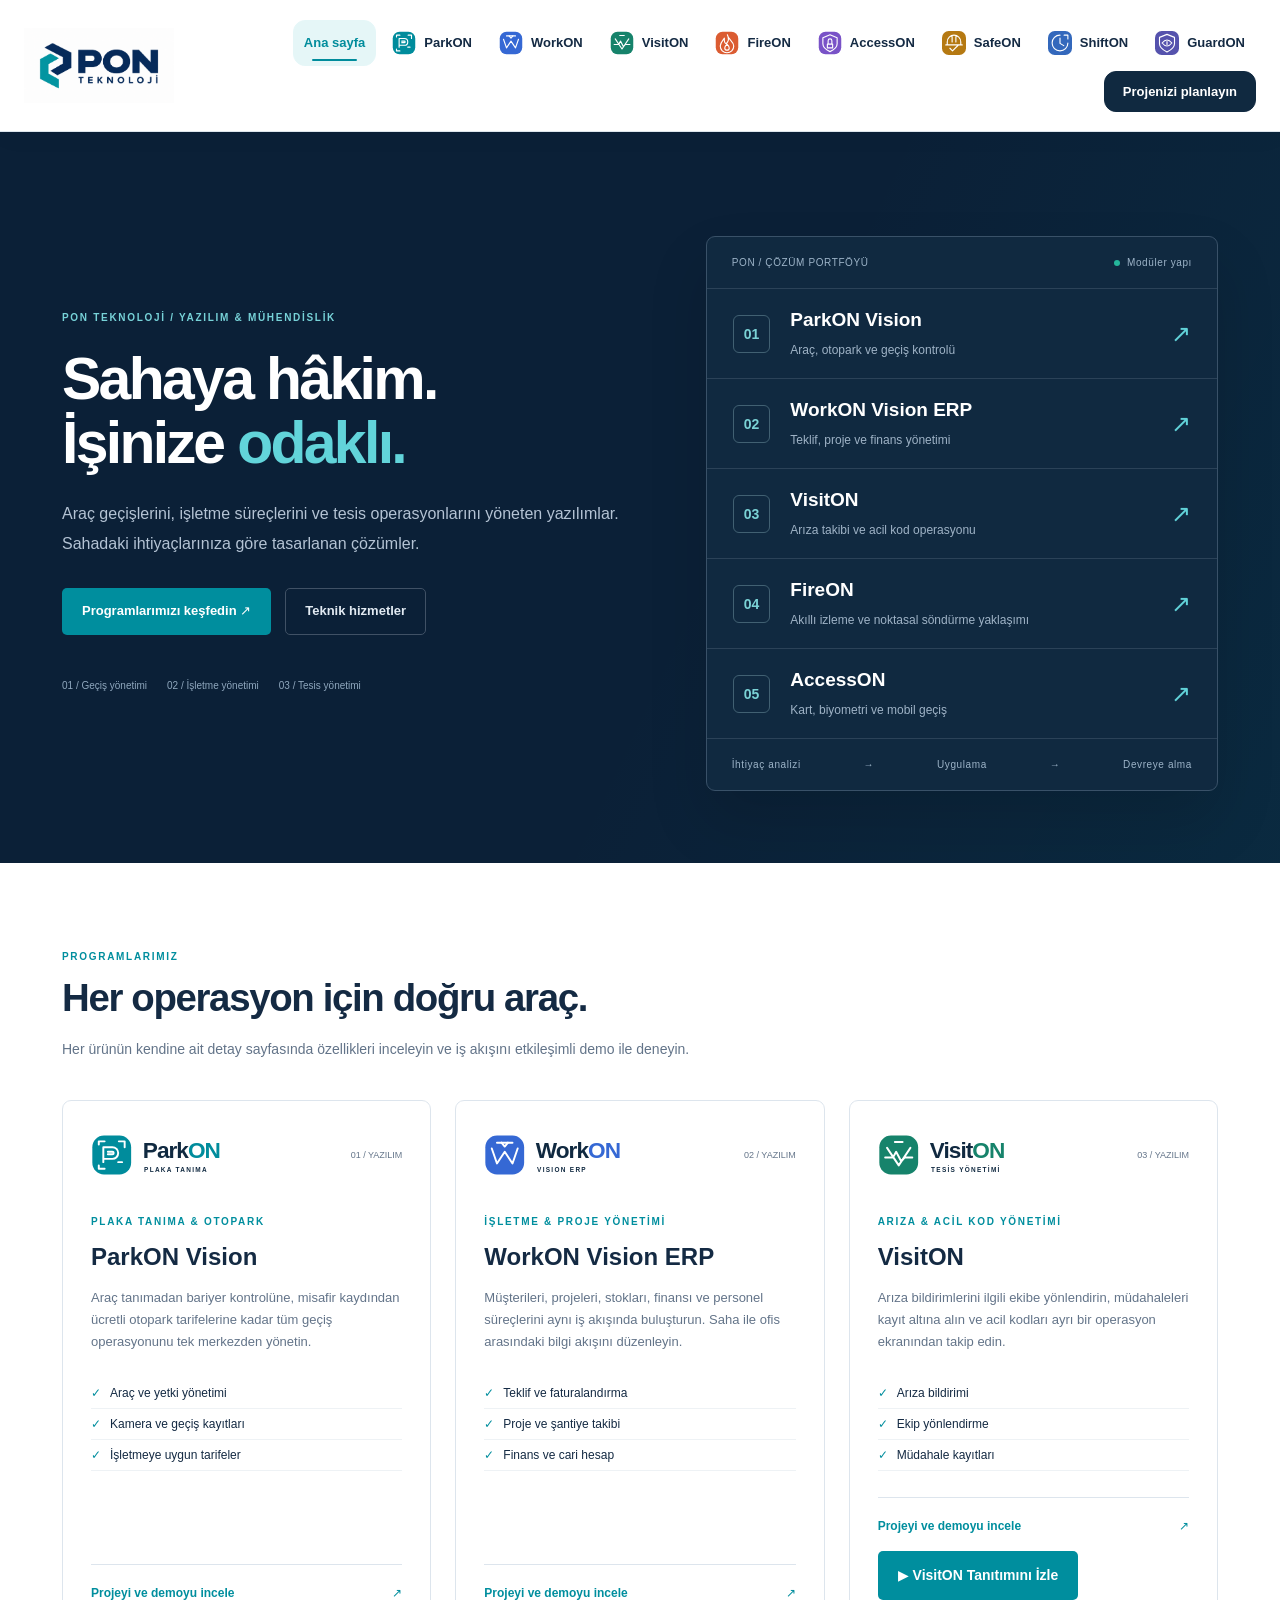
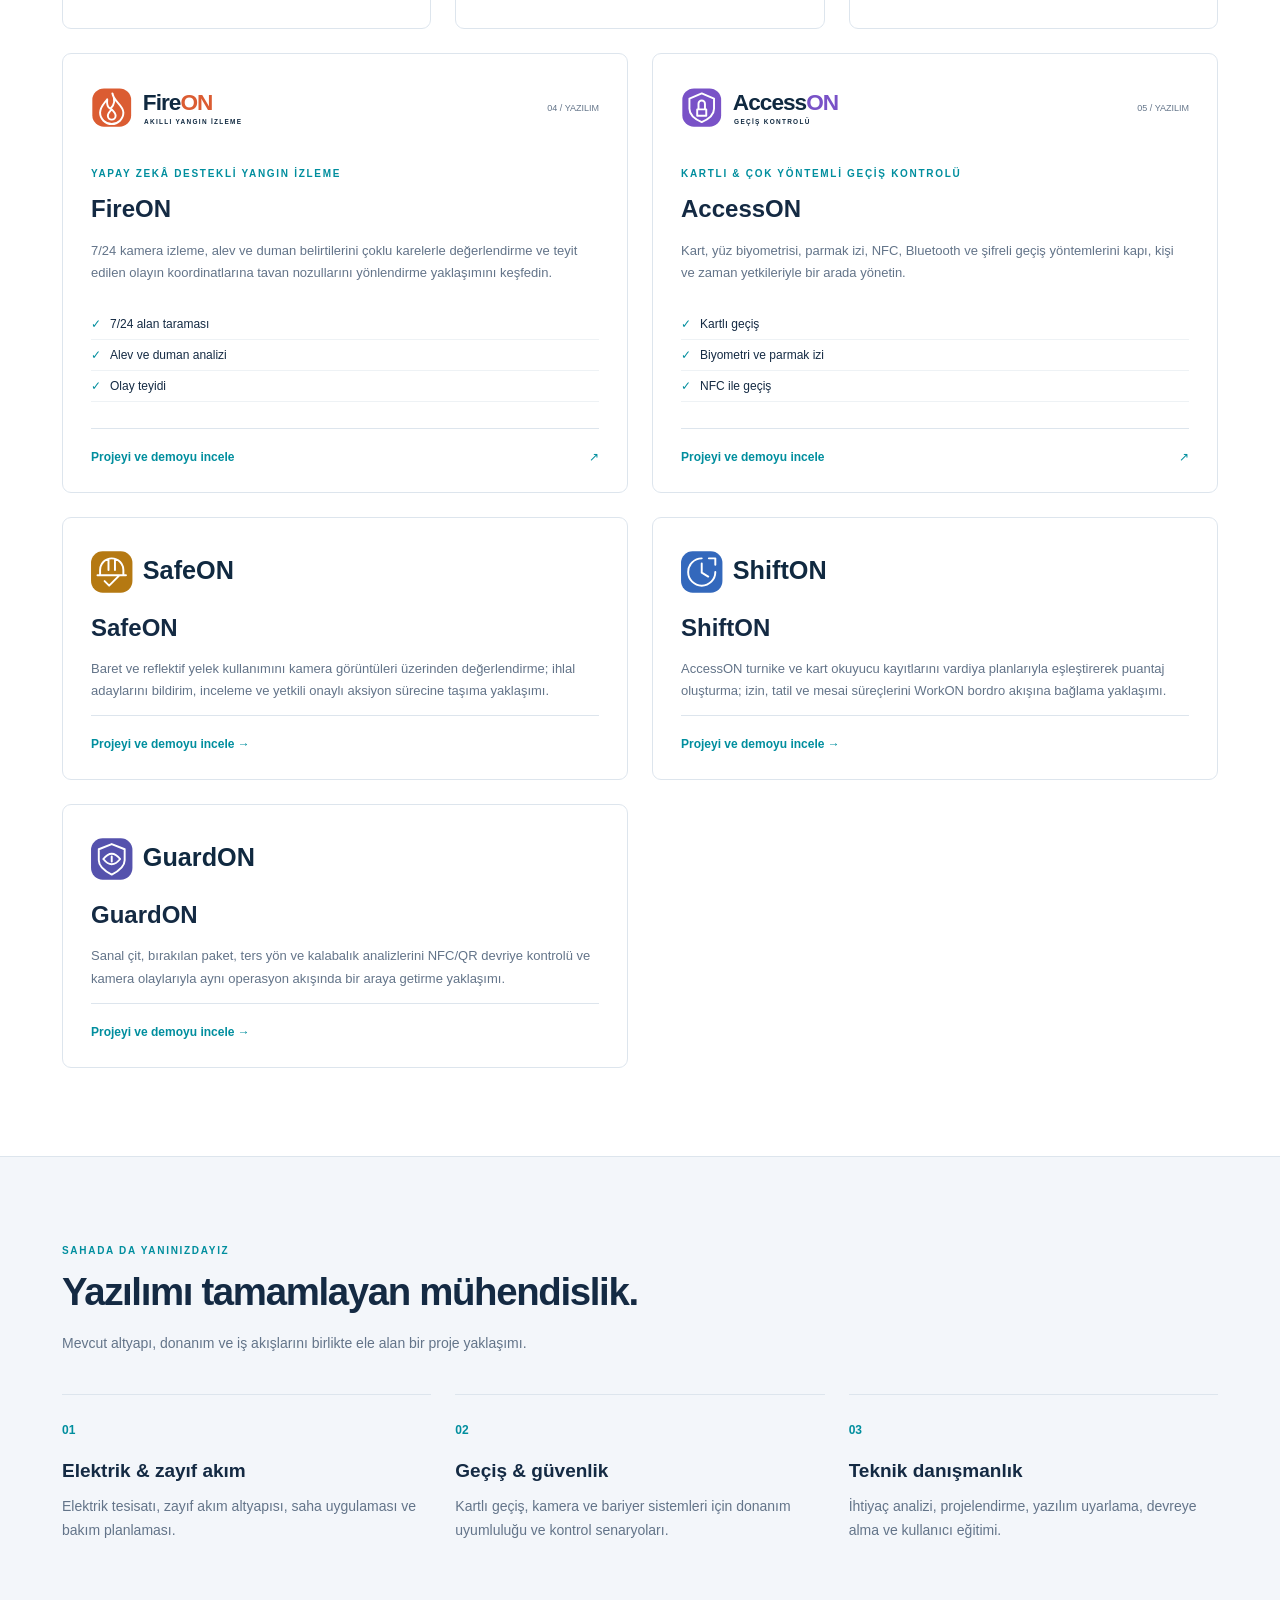
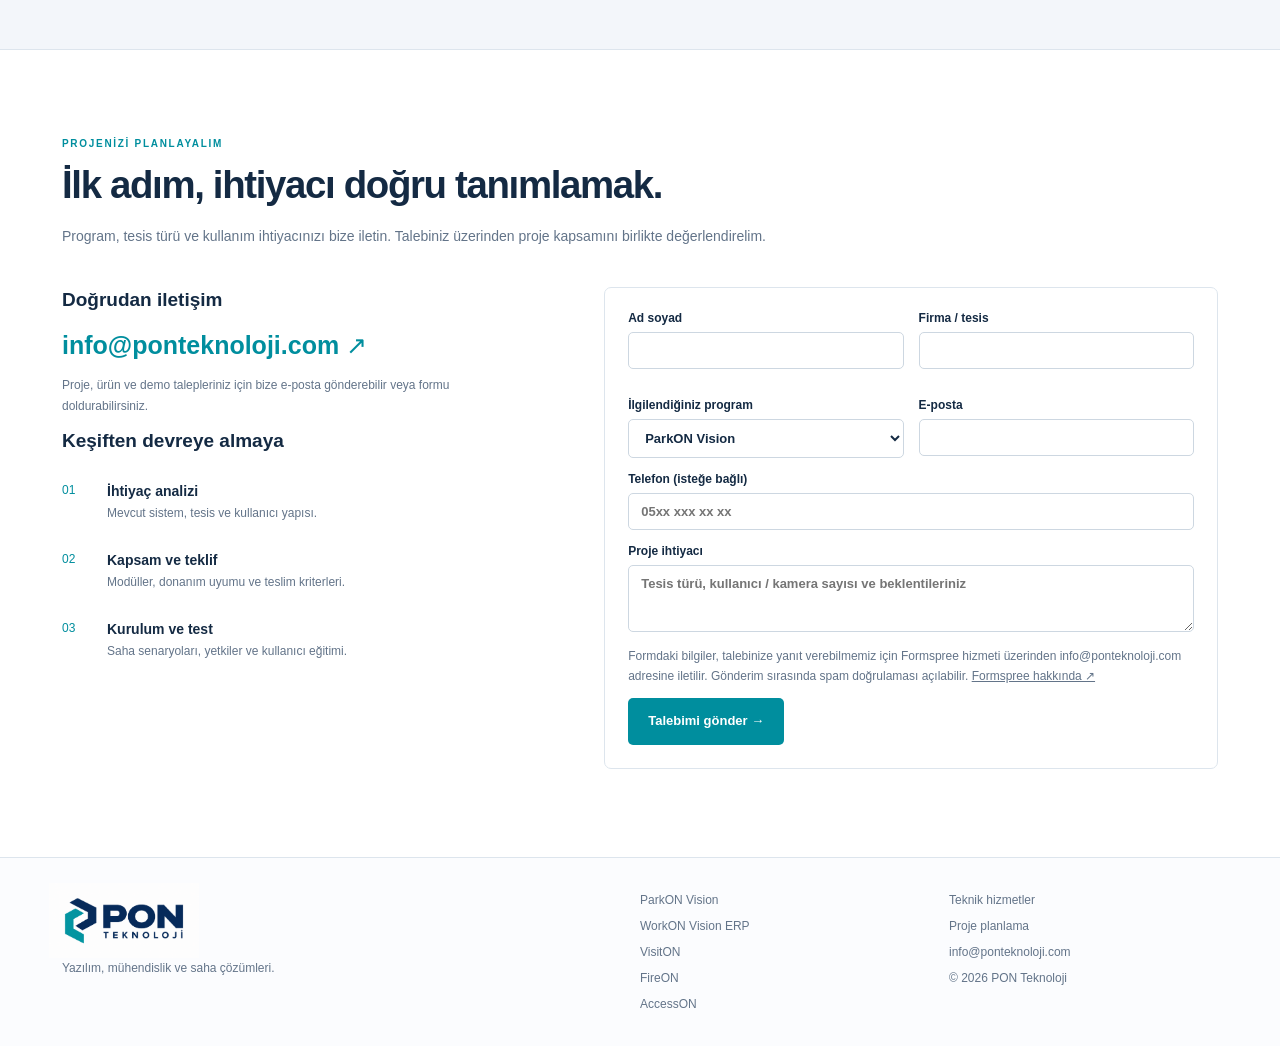
<file: index.html>
<!doctype html><html lang="tr"><head><meta charset="utf-8"><meta name="viewport" content="width=device-width,initial-scale=1"><title>Yazılım ve saha çözümleri | PON Teknoloji</title><meta name="description" content="PON Teknoloji: ParkON, WorkON ERP, VisitON, FireON ve AccessON ile saha ve işletme çözümleri."><meta name="theme-color" content="#0b2037"><link rel="icon" href="assets/pon-teknoloji-logo.png"><link rel="stylesheet" href="assets/site.css?v=10"><script src="assets/site.js?v=10" defer></script><link rel="stylesheet" href="assets/brand.css?v=10"></head><body data-page="index"><a class="skip" href="#main">İçeriğe geç</a><header class="site-header"><div class="nav-wrap"><a class="brand" href="index.html?v=10" aria-label="PON Teknoloji ana sayfa"><img src="assets/pon-teknoloji-logo.png" alt="PON Teknoloji" width="177" height="88"></a><button class="menu-toggle" aria-expanded="false" aria-controls="site-nav">Menü ☰</button><nav id="site-nav" aria-label="Ana menü"><a class="nav-link nav-product" href="index.html?v=10" aria-current="page">Ana sayfa</a><a class="nav-link nav-product" href="parkon.html?v=10"><img src="[data-uri]" alt="" width="24" height="24">ParkON</a><a class="nav-link nav-product" href="workon.html?v=10"><img src="[data-uri]" alt="" width="24" height="24">WorkON</a><a class="nav-link nav-product" href="visiton.html?v=10"><img src="[data-uri]" alt="" width="24" height="24">VisitON</a><a class="nav-link nav-product" href="fireon.html?v=10"><img src="[data-uri]" alt="" width="24" height="24">FireON</a><a class="nav-link nav-product" href="accesson.html?v=10"><img src="[data-uri]" alt="" width="24" height="24">AccessON</a><a class="nav-link nav-product" href="safeon.html?v=10"><img src="[data-uri]" alt="" width="24" height="24">SafeON</a><a class="nav-link nav-product" href="shifton.html?v=10"><img src="[data-uri]" alt="" width="24" height="24">ShiftON</a><a class="nav-link nav-product" href="guardon.html?v=10"><img src="[data-uri]" alt="" width="24" height="24">GuardON</a><a class="nav-cta" href="index.html?v=10#iletisim">Projenizi planlayın</a></nav></div></header><main id="main"><section class="home-hero"><div class="wrap hero-grid"><div><span class="eyebrow">PON TEKNOLOJİ / YAZILIM & MÜHENDİSLİK</span><h1>Sahaya hâkim.<br>İşinize <em>odaklı.</em></h1><p class="lead">Araç geçişlerini, işletme süreçlerini ve tesis operasyonlarını yöneten yazılımlar. Sahadaki ihtiyaçlarınıza göre tasarlanan çözümler.</p><div class="actions"><a class="button primary" href="#programlar">Programlarımızı keşfedin ↗</a><a class="button ghost" href="#hizmetler">Teknik hizmetler</a></div><div class="hero-meta"><span>01 / Geçiş yönetimi</span><span>02 / İşletme yönetimi</span><span>03 / Tesis yönetimi</span></div></div><div class="ecosystem"><div class="eco-top"><span>PON / ÇÖZÜM PORTFÖYÜ</span><span class="dot">Modüler yapı</span></div><a href="parkon.html?v=10" class="eco-row"><b class="eco-number">01</b><div><h3>ParkON Vision</h3><p>Araç, otopark ve geçiş kontrolü</p></div><span>↗</span></a><a href="workon.html?v=10" class="eco-row"><b class="eco-number">02</b><div><h3>WorkON Vision ERP</h3><p>Teklif, proje ve finans yönetimi</p></div><span>↗</span></a><a href="visiton.html?v=10" class="eco-row"><b class="eco-number">03</b><div><h3>VisitON</h3><p>Arıza takibi ve acil kod operasyonu</p></div><span>↗</span></a><a href="fireon.html?v=10" class="eco-row"><b class="eco-number">04</b><div><h3>FireON</h3><p>Akıllı izleme ve noktasal söndürme yaklaşımı</p></div><span>↗</span></a><a href="accesson.html?v=10" class="eco-row"><b class="eco-number">05</b><div><h3>AccessON</h3><p>Kart, biyometri ve mobil geçiş</p></div><span>↗</span></a><div class="eco-bottom"><span>İhtiyaç analizi</span><span>→</span><span>Uygulama</span><span>→</span><span>Devreye alma</span></div></div></div></section><section id="programlar" class="wrap section"><div class="section-title"><span class="eyebrow">PROGRAMLARIMIZ</span><h2>Her operasyon için doğru araç.</h2><p>Her ürünün kendine ait detay sayfasında özellikleri inceleyin ve iş akışını etkileşimli demo ile deneyin.</p></div><div class="product-grid"><article class="product-card cyan"><div class="card-top"><img class="product-logo-card" src="[data-uri]" alt="ParkON" width="220" height="52"><span>01 / YAZILIM</span></div><span class="eyebrow">PLAKA TANIMA & OTOPARK</span><h3>ParkON Vision</h3><p>Araç tanımadan bariyer kontrolüne, misafir kaydından ücretli otopark tarifelerine kadar tüm geçiş operasyonunu tek merkezden yönetin.</p><ul><li>Araç ve yetki yönetimi</li><li>Kamera ve geçiş kayıtları</li><li>İşletmeye uygun tarifeler</li></ul><a class="card-link" href="parkon.html?v=10">Projeyi ve demoyu incele <span>↗</span></a></article><article class="product-card blue"><div class="card-top"><img class="product-logo-card" src="[data-uri]" alt="WorkON" width="220" height="52"><span>02 / YAZILIM</span></div><span class="eyebrow">İŞLETME & PROJE YÖNETİMİ</span><h3>WorkON Vision ERP</h3><p>Müşterileri, projeleri, stokları, finansı ve personel süreçlerini aynı iş akışında buluşturun. Saha ile ofis arasındaki bilgi akışını düzenleyin.</p><ul><li>Teklif ve faturalandırma</li><li>Proje ve şantiye takibi</li><li>Finans ve cari hesap</li></ul><a class="card-link" href="workon.html?v=10">Projeyi ve demoyu incele <span>↗</span></a></article><article class="product-card green"><div class="card-top"><img class="product-logo-card" src="[data-uri]" alt="VisitON" width="220" height="52"><span>03 / YAZILIM</span></div><span class="eyebrow">ARIZA & ACİL KOD YÖNETİMİ</span><h3>VisitON</h3><p>Arıza bildirimlerini ilgili ekibe yönlendirin, müdahaleleri kayıt altına alın ve acil kodları ayrı bir operasyon ekranından takip edin.</p><ul><li>Arıza bildirimi</li><li>Ekip yönlendirme</li><li>Müdahale kayıtları</li></ul><a class="card-link" href="visiton.html?v=10">Projeyi ve demoyu incele <span>↗</span></a><a class="button primary visiton-watch" href="visiton.html?v=10#tanitim">▶ VisitON Tanıtımını İzle</a></article><article class="product-card fire"><div class="card-top"><img class="product-logo-card" src="[data-uri]" alt="FireON" width="220" height="52"><span>04 / YAZILIM</span></div><span class="eyebrow">YAPAY ZEKÂ DESTEKLİ YANGIN İZLEME</span><h3>FireON</h3><p>7/24 kamera izleme, alev ve duman belirtilerini çoklu karelerle değerlendirme ve teyit edilen olayın koordinatlarına tavan nozullarını yönlendirme yaklaşımını keşfedin.</p><ul><li>7/24 alan taraması</li><li>Alev ve duman analizi</li><li>Olay teyidi</li></ul><a class="card-link" href="fireon.html?v=10">Projeyi ve demoyu incele <span>↗</span></a></article><article class="product-card access"><div class="card-top"><img class="product-logo-card" src="[data-uri]" alt="AccessON" width="220" height="52"><span>05 / YAZILIM</span></div><span class="eyebrow">KARTLI & ÇOK YÖNTEMLİ GEÇİŞ KONTROLÜ</span><h3>AccessON</h3><p>Kart, yüz biyometrisi, parmak izi, NFC, Bluetooth ve şifreli geçiş yöntemlerini kapı, kişi ve zaman yetkileriyle bir arada yönetin.</p><ul><li>Kartlı geçiş</li><li>Biyometri ve parmak izi</li><li>NFC ile geçiş</li></ul><a class="card-link" href="accesson.html?v=10">Projeyi ve demoyu incele <span>↗</span></a></article><article class="product-card"><img class="product-logo-card" src="[data-uri]" alt="SafeON"><h3>SafeON</h3><p>Baret ve reflektif yelek kullanımını kamera görüntüleri üzerinden değerlendirme; ihlal adaylarını bildirim, inceleme ve yetkili onaylı aksiyon sürecine taşıma yaklaşımı.</p><a class="card-link" href="safeon.html?v=10">Projeyi ve demoyu incele →</a></article><article class="product-card"><img class="product-logo-card" src="[data-uri]" alt="ShiftON"><h3>ShiftON</h3><p>AccessON turnike ve kart okuyucu kayıtlarını vardiya planlarıyla eşleştirerek puantaj oluşturma; izin, tatil ve mesai süreçlerini WorkON bordro akışına bağlama yaklaşımı.</p><a class="card-link" href="shifton.html?v=10">Projeyi ve demoyu incele →</a></article><article class="product-card"><img class="product-logo-card" src="[data-uri]" alt="GuardON"><h3>GuardON</h3><p>Sanal çit, bırakılan paket, ters yön ve kalabalık analizlerini NFC/QR devriye kontrolü ve kamera olaylarıyla aynı operasyon akışında bir araya getirme yaklaşımı.</p><a class="card-link" href="guardon.html?v=10">Projeyi ve demoyu incele →</a></article></div></section><section class="service-band" id="hizmetler"><div class="wrap section"><div class="section-title"><span class="eyebrow">SAHADA DA YANINIZDAYIZ</span><h2>Yazılımı tamamlayan mühendislik.</h2><p>Mevcut altyapı, donanım ve iş akışlarını birlikte ele alan bir proje yaklaşımı.</p></div><div class="feature-grid"><article class="feature"><span class="index">01</span><h3>Elektrik & zayıf akım</h3><p>Elektrik tesisatı, zayıf akım altyapısı, saha uygulaması ve bakım planlaması.</p></article><article class="feature"><span class="index">02</span><h3>Geçiş & güvenlik</h3><p>Kartlı geçiş, kamera ve bariyer sistemleri için donanım uyumluluğu ve kontrol senaryoları.</p></article><article class="feature"><span class="index">03</span><h3>Teknik danışmanlık</h3><p>İhtiyaç analizi, projelendirme, yazılım uyarlama, devreye alma ve kullanıcı eğitimi.</p></article></div></div></section><section class="wrap section" id="iletisim"><div class="section-title"><span class="eyebrow">PROJENİZİ PLANLAYALIM</span><h2>İlk adım, ihtiyacı doğru tanımlamak.</h2><p>Program, tesis türü ve kullanım ihtiyacınızı bize iletin. Talebiniz üzerinden proje kapsamını birlikte değerlendirelim.</p></div><div class="contact-grid"><div><h3>Doğrudan iletişim</h3><a class="contact-email" href="mailto:info@ponteknoloji.com">info@ponteknoloji.com ↗</a><p class="muted small">Proje, ürün ve demo talepleriniz için bize e-posta gönderebilir veya formu doldurabilirsiniz.</p><h3>Keşiften devreye almaya</h3><ol class="process"><li><b>İhtiyaç analizi</b><span>Mevcut sistem, tesis ve kullanıcı yapısı.</span></li><li><b>Kapsam ve teklif</b><span>Modüller, donanım uyumu ve teslim kriterleri.</span></li><li><b>Kurulum ve test</b><span>Saha senaryoları, yetkiler ve kullanıcı eğitimi.</span></li></ol></div><form id="brief-form" class="panel" action="https://formspree.io/f/xdeejvyw" method="POST"><div class="fields"><label>Ad soyad<input name="Ad Soyad" required maxlength="100" autocomplete="name"></label><label>Firma / tesis<input name="Firma / Tesis" required maxlength="120" autocomplete="organization"></label><label>İlgilendiğiniz program<select name="Program"><option>ParkON Vision</option><option>WorkON Vision ERP</option><option>VisitON</option><option>FireON</option><option>AccessON</option><option>SafeON</option><option>ShiftON</option><option>GuardON</option><option>Teknik hizmetler</option></select></label><label>E-posta<input name="email" type="email" required autocomplete="email"></label></div><label>Telefon (isteğe bağlı)<input name="Telefon" type="tel" maxlength="30" autocomplete="tel" placeholder="05xx xxx xx xx"></label><label>Proje ihtiyacı<textarea name="Proje İhtiyacı" rows="3" required maxlength="2000" placeholder="Tesis türü, kullanıcı / kamera sayısı ve beklentileriniz"></textarea></label><p class="muted small">Formdaki bilgiler, talebinize yanıt verebilmemiz için Formspree hizmeti üzerinden info@ponteknoloji.com adresine iletilir. Gönderim sırasında spam doğrulaması açılabilir. <a href="https://formspree.io/" target="_blank" rel="noopener noreferrer">Formspree hakkında ↗</a></p><button class="button primary" type="submit">Talebimi gönder →</button></form></div></section></main><footer><div class="wrap foot"><div><img src="assets/pon-teknoloji-logo.png" alt="PON Teknoloji" width="150" height="75"><p>Yazılım, mühendislik ve saha çözümleri.</p></div><div><a href="parkon.html?v=10">ParkON Vision</a><a href="workon.html?v=10">WorkON Vision ERP</a><a href="visiton.html?v=10">VisitON</a><a href="fireon.html?v=10">FireON</a><a href="accesson.html?v=10">AccessON</a></div><div><a href="index.html?v=10#hizmetler">Teknik hizmetler</a><a href="index.html?v=10#iletisim">Proje planlama</a><a href="mailto:info@ponteknoloji.com">info@ponteknoloji.com</a><span>© 2026 PON Teknoloji</span></div></div></footer><div id="toast" role="status" class="toast" hidden></div></body></html>
</file>
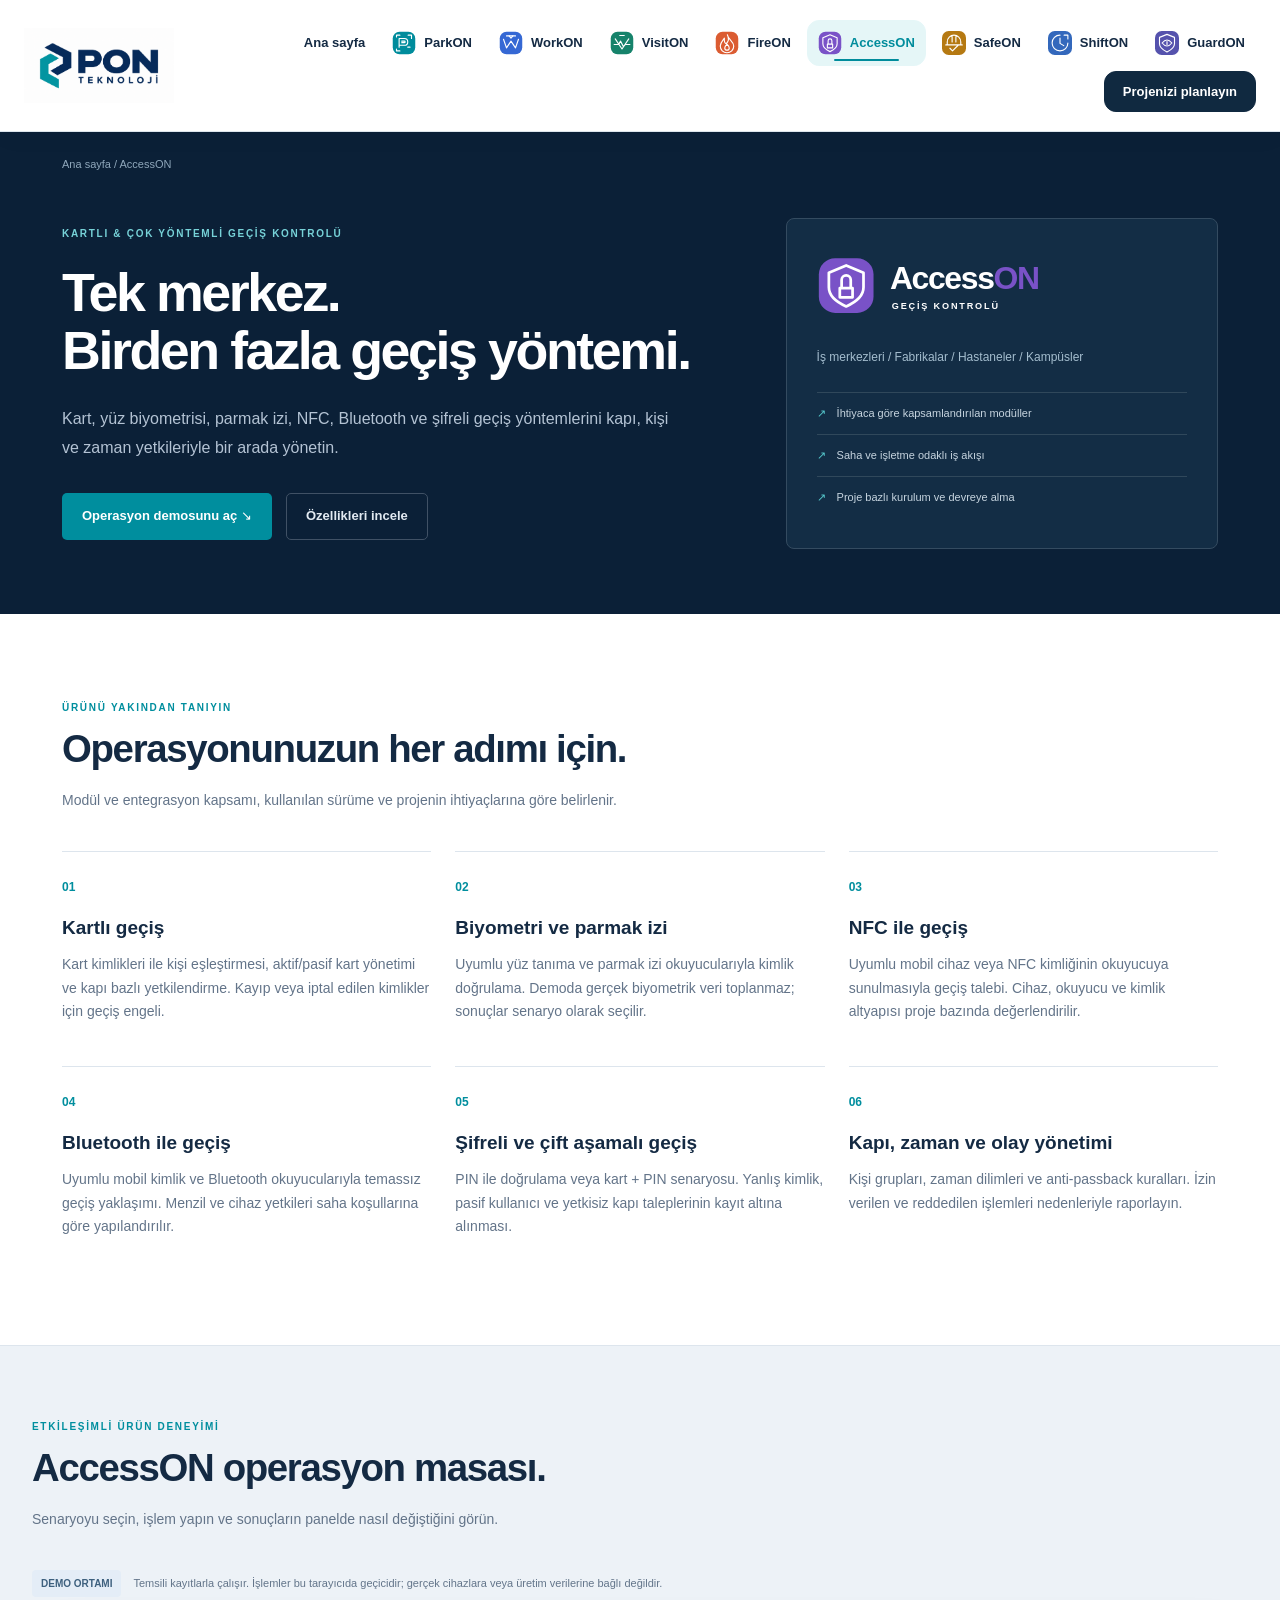
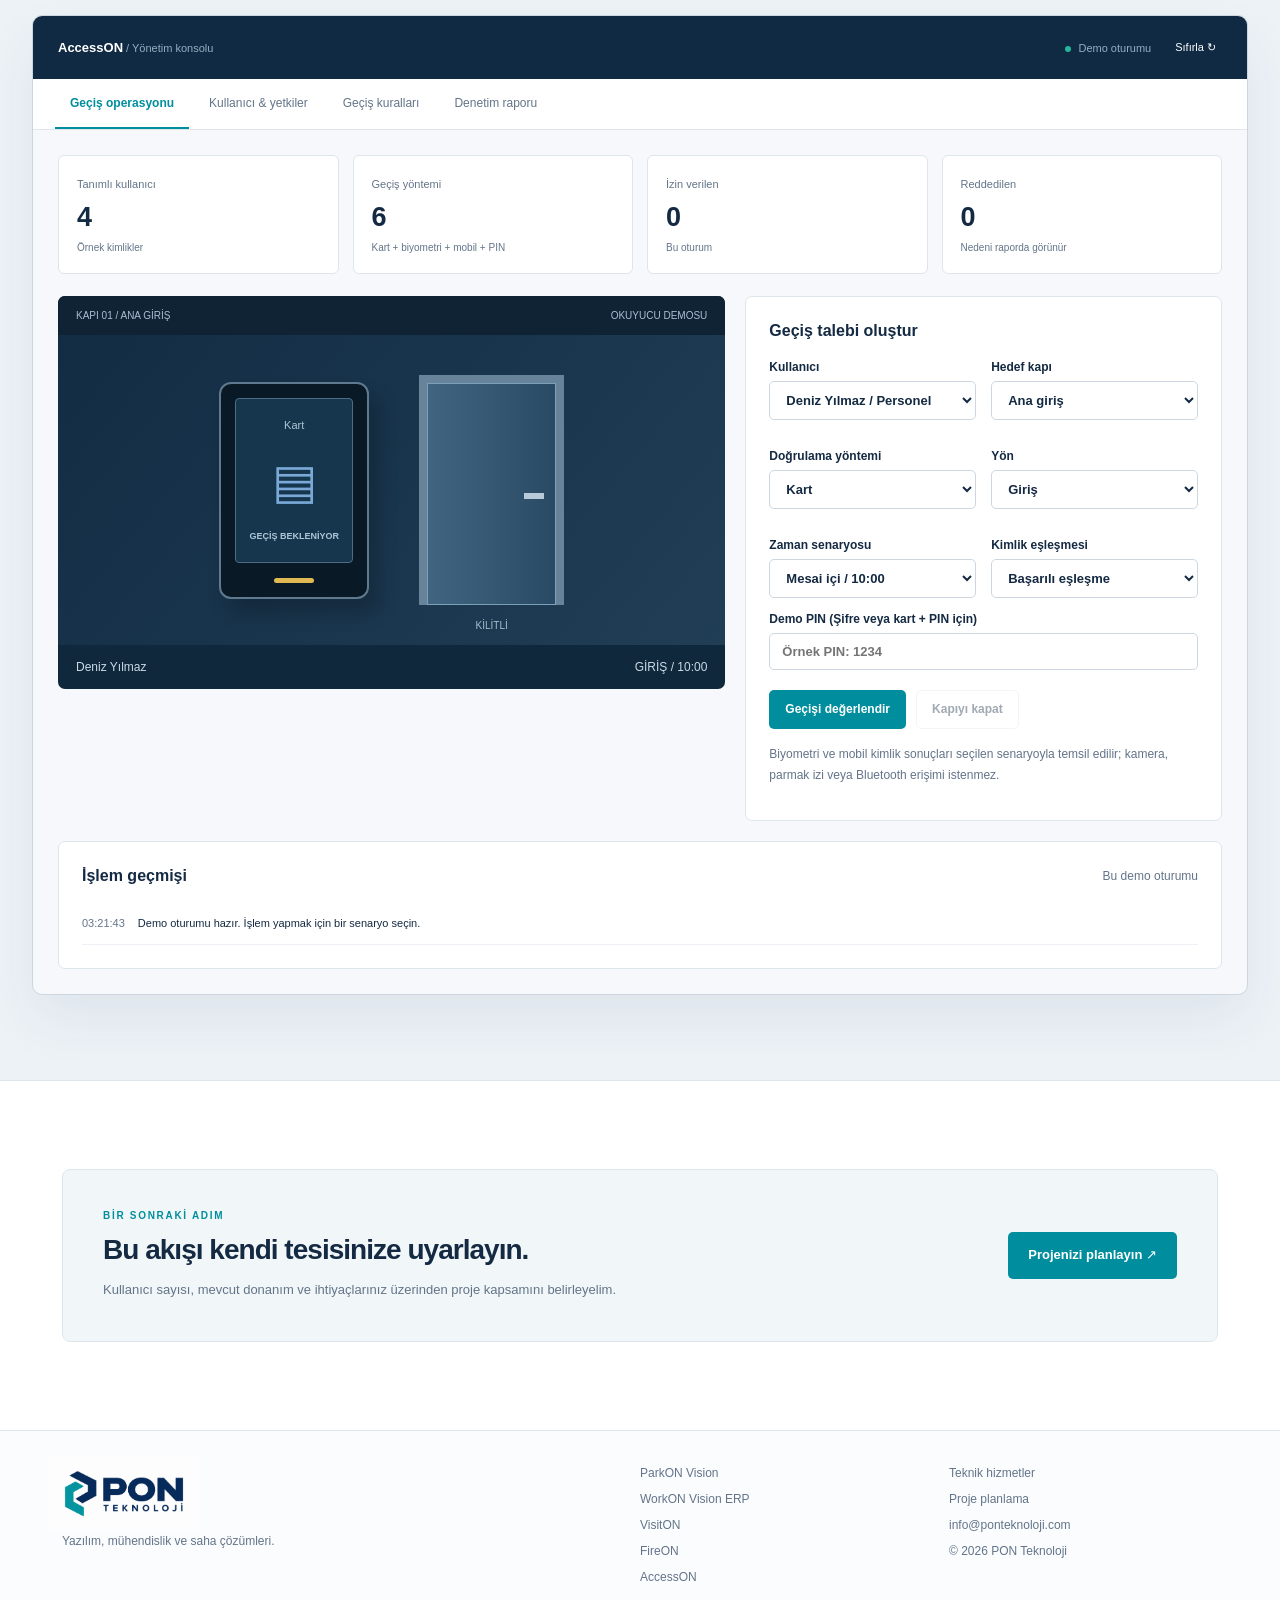
<file: accesson.html>
<!doctype html><html lang="tr"><head><meta charset="utf-8"><meta name="viewport" content="width=device-width,initial-scale=1"><title>AccessON | PON Teknoloji</title><meta name="description" content="Kart, yüz biyometrisi, parmak izi, NFC, Bluetooth ve şifreli geçiş yöntemlerini kapı, kişi ve zaman yetkileriyle bir arada yönetin."><meta name="theme-color" content="#0b2037"><link rel="icon" href="assets/pon-teknoloji-logo.png"><link rel="stylesheet" href="assets/site.css?v=10"><script src="assets/site.js?v=10" defer></script><link rel="stylesheet" href="assets/brand.css?v=10"></head><body data-page="accesson"><a class="skip" href="#main">İçeriğe geç</a><header class="site-header"><div class="nav-wrap"><a class="brand" href="index.html?v=10" aria-label="PON Teknoloji ana sayfa"><img src="assets/pon-teknoloji-logo.png" alt="PON Teknoloji" width="177" height="88"></a><button class="menu-toggle" aria-expanded="false" aria-controls="site-nav">Menü ☰</button><nav id="site-nav" aria-label="Ana menü"><a class="nav-link nav-product" href="index.html?v=10">Ana sayfa</a><a class="nav-link nav-product" href="parkon.html?v=10"><img src="[data-uri]" alt="" width="24" height="24">ParkON</a><a class="nav-link nav-product" href="workon.html?v=10"><img src="[data-uri]" alt="" width="24" height="24">WorkON</a><a class="nav-link nav-product" href="visiton.html?v=10"><img src="[data-uri]" alt="" width="24" height="24">VisitON</a><a class="nav-link nav-product" href="fireon.html?v=10"><img src="[data-uri]" alt="" width="24" height="24">FireON</a><a class="nav-link nav-product" href="accesson.html?v=10" aria-current="page"><img src="[data-uri]" alt="" width="24" height="24">AccessON</a><a class="nav-link nav-product" href="safeon.html?v=10"><img src="[data-uri]" alt="" width="24" height="24">SafeON</a><a class="nav-link nav-product" href="shifton.html?v=10"><img src="[data-uri]" alt="" width="24" height="24">ShiftON</a><a class="nav-link nav-product" href="guardon.html?v=10"><img src="[data-uri]" alt="" width="24" height="24">GuardON</a><a class="nav-cta" href="index.html?v=10#iletisim">Projenizi planlayın</a></nav></div></header><main id="main"><section class="product-hero access"><div class="wrap"><div class="breadcrumb"><a href="index.html?v=10">Ana sayfa</a> / AccessON</div><div class="product-hero-grid"><div><span class="eyebrow">KARTLI & ÇOK YÖNTEMLİ GEÇİŞ KONTROLÜ</span><h1>Tek merkez.<br>Birden fazla geçiş yöntemi.</h1><p class="lead">Kart, yüz biyometrisi, parmak izi, NFC, Bluetooth ve şifreli geçiş yöntemlerini kapı, kişi ve zaman yetkileriyle bir arada yönetin.</p><div class="actions"><a class="button primary" href="#demo">Operasyon demosunu aç ↘</a><a class="button ghost" href="#ozellikler">Özellikleri incele</a></div></div><aside class="product-summary"><img class="product-logo" src="[data-uri]" alt="AccessON" width="340" height="80"><p>İş merkezleri / Fabrikalar / Hastaneler / Kampüsler</p><div class="summary-line">İhtiyaca göre kapsamlandırılan modüller</div><div class="summary-line">Saha ve işletme odaklı iş akışı</div><div class="summary-line">Proje bazlı kurulum ve devreye alma</div></aside></div></div></section><section class="wrap section" id="ozellikler"><div class="section-title"><span class="eyebrow">ÜRÜNÜ YAKINDAN TANIYIN</span><h2>Operasyonunuzun her adımı için.</h2><p>Modül ve entegrasyon kapsamı, kullanılan sürüme ve projenin ihtiyaçlarına göre belirlenir.</p></div><div class="feature-grid"><article class="feature"><span class="index">01</span><h3>Kartlı geçiş</h3><p>Kart kimlikleri ile kişi eşleştirmesi, aktif/pasif kart yönetimi ve kapı bazlı yetkilendirme. Kayıp veya iptal edilen kimlikler için geçiş engeli.</p></article><article class="feature"><span class="index">02</span><h3>Biyometri ve parmak izi</h3><p>Uyumlu yüz tanıma ve parmak izi okuyucularıyla kimlik doğrulama. Demoda gerçek biyometrik veri toplanmaz; sonuçlar senaryo olarak seçilir.</p></article><article class="feature"><span class="index">03</span><h3>NFC ile geçiş</h3><p>Uyumlu mobil cihaz veya NFC kimliğinin okuyucuya sunulmasıyla geçiş talebi. Cihaz, okuyucu ve kimlik altyapısı proje bazında değerlendirilir.</p></article><article class="feature"><span class="index">04</span><h3>Bluetooth ile geçiş</h3><p>Uyumlu mobil kimlik ve Bluetooth okuyucularıyla temassız geçiş yaklaşımı. Menzil ve cihaz yetkileri saha koşullarına göre yapılandırılır.</p></article><article class="feature"><span class="index">05</span><h3>Şifreli ve çift aşamalı geçiş</h3><p>PIN ile doğrulama veya kart + PIN senaryosu. Yanlış kimlik, pasif kullanıcı ve yetkisiz kapı taleplerinin kayıt altına alınması.</p></article><article class="feature"><span class="index">06</span><h3>Kapı, zaman ve olay yönetimi</h3><p>Kişi grupları, zaman dilimleri ve anti-passback kuralları. İzin verilen ve reddedilen işlemleri nedenleriyle raporlayın.</p></article></div></section><section class="demo-section" id="demo"><div class="wrap"><div class="section-title"><span class="eyebrow">ETKİLEŞİMLİ ÜRÜN DENEYİMİ</span><h2>AccessON operasyon masası.</h2><p>Senaryoyu seçin, işlem yapın ve sonuçların panelde nasıl değiştiğini görün.</p></div><div class="demo-note"><span class="badge">DEMO ORTAMI</span> Temsili kayıtlarla çalışır. İşlemler bu tarayıcıda geçicidir; gerçek cihazlara veya üretim verilerine bağlı değildir.</div><div class="console"><div class="console-header"><div><strong>AccessON</strong><span> / Yönetim konsolu</span></div><div class="console-actions"><span class="dot">Demo oturumu</span><button class="text-button" id="reset-demo">Sıfırla ↻</button></div></div><div id="demo-app"></div></div></div></section><section class="wrap section"><div class="callout"><div><span class="eyebrow">BİR SONRAKİ ADIM</span><h2>Bu akışı kendi tesisinize uyarlayın.</h2><p>Kullanıcı sayısı, mevcut donanım ve ihtiyaçlarınız üzerinden proje kapsamını belirleyelim.</p></div><a class="button primary" href="index.html?v=10#iletisim">Projenizi planlayın ↗</a></div></section></main><footer><div class="wrap foot"><div><img src="assets/pon-teknoloji-logo.png" alt="PON Teknoloji" width="150" height="75"><p>Yazılım, mühendislik ve saha çözümleri.</p></div><div><a href="parkon.html?v=10">ParkON Vision</a><a href="workon.html?v=10">WorkON Vision ERP</a><a href="visiton.html?v=10">VisitON</a><a href="fireon.html?v=10">FireON</a><a href="accesson.html?v=10">AccessON</a></div><div><a href="index.html?v=10#hizmetler">Teknik hizmetler</a><a href="index.html?v=10#iletisim">Proje planlama</a><a href="mailto:info@ponteknoloji.com">info@ponteknoloji.com</a><span>© 2026 PON Teknoloji</span></div></div></footer><div id="toast" role="status" class="toast" hidden></div></body></html>
</file>
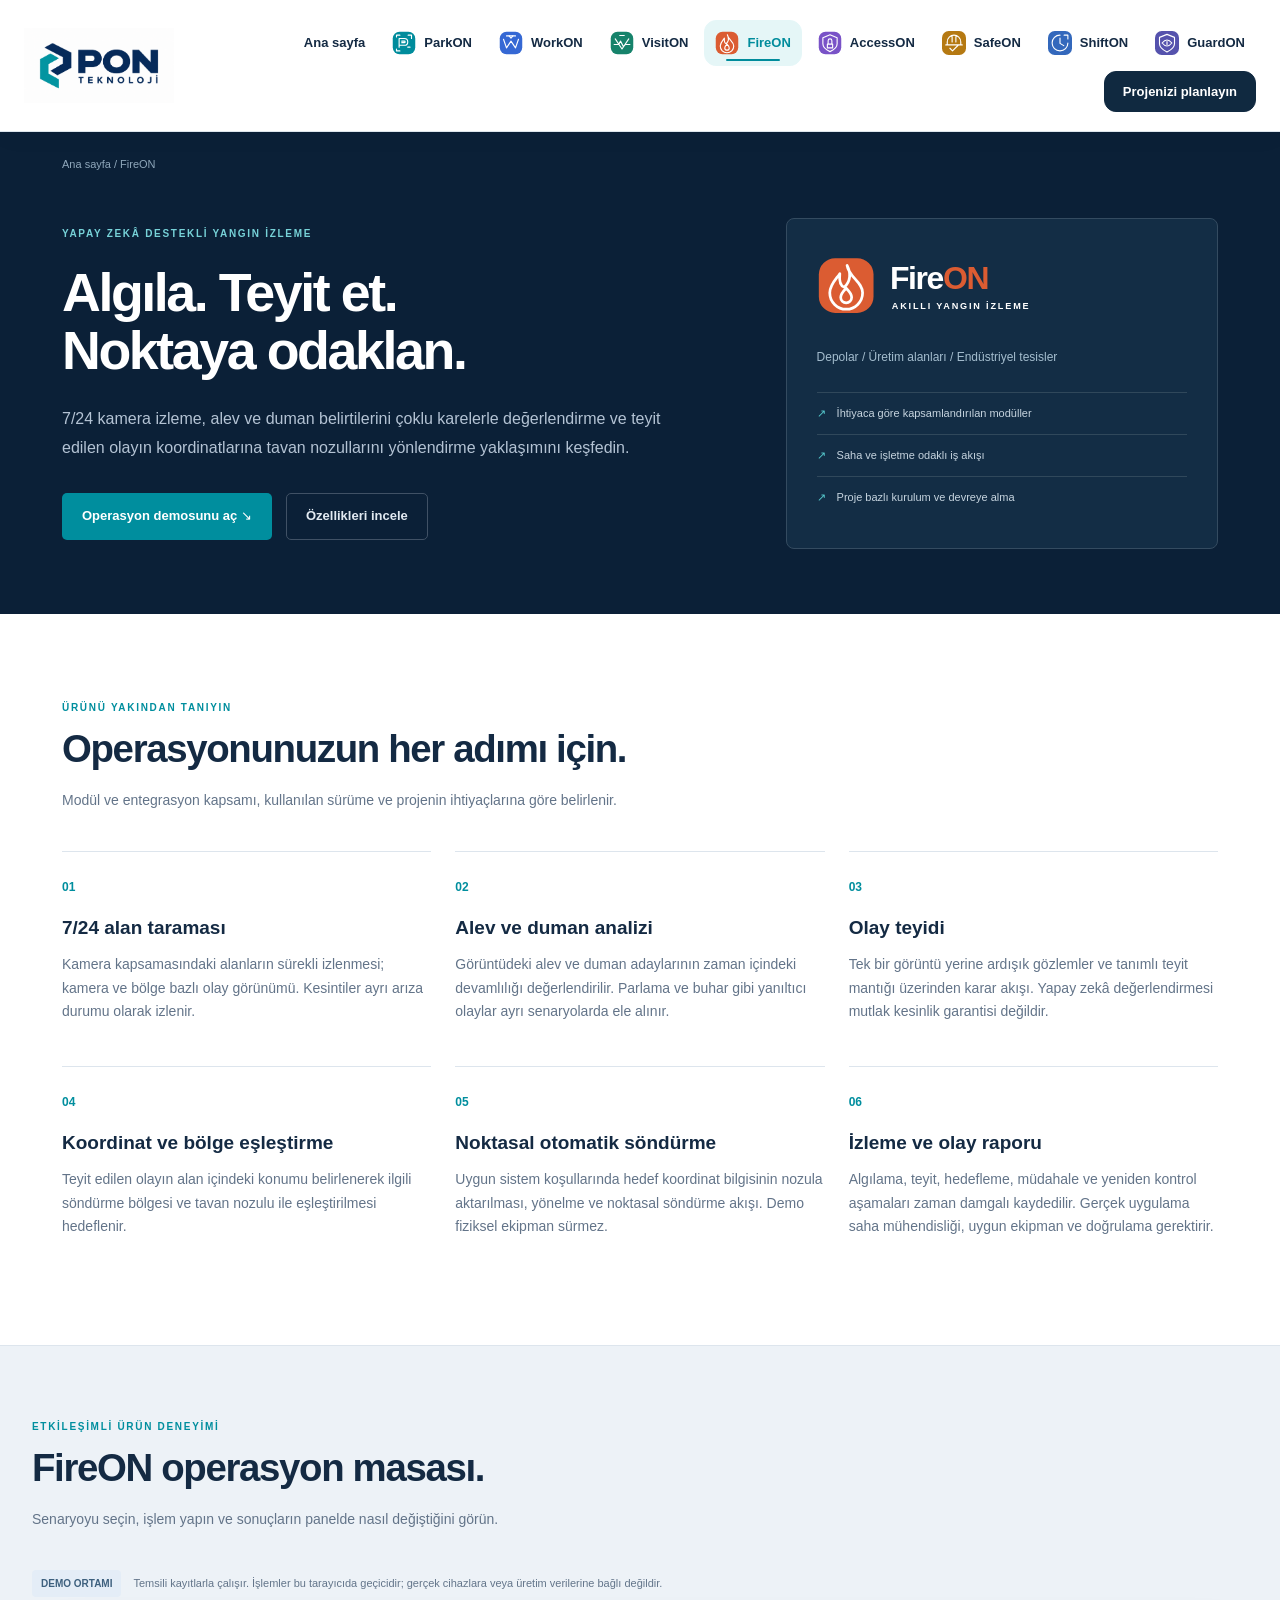
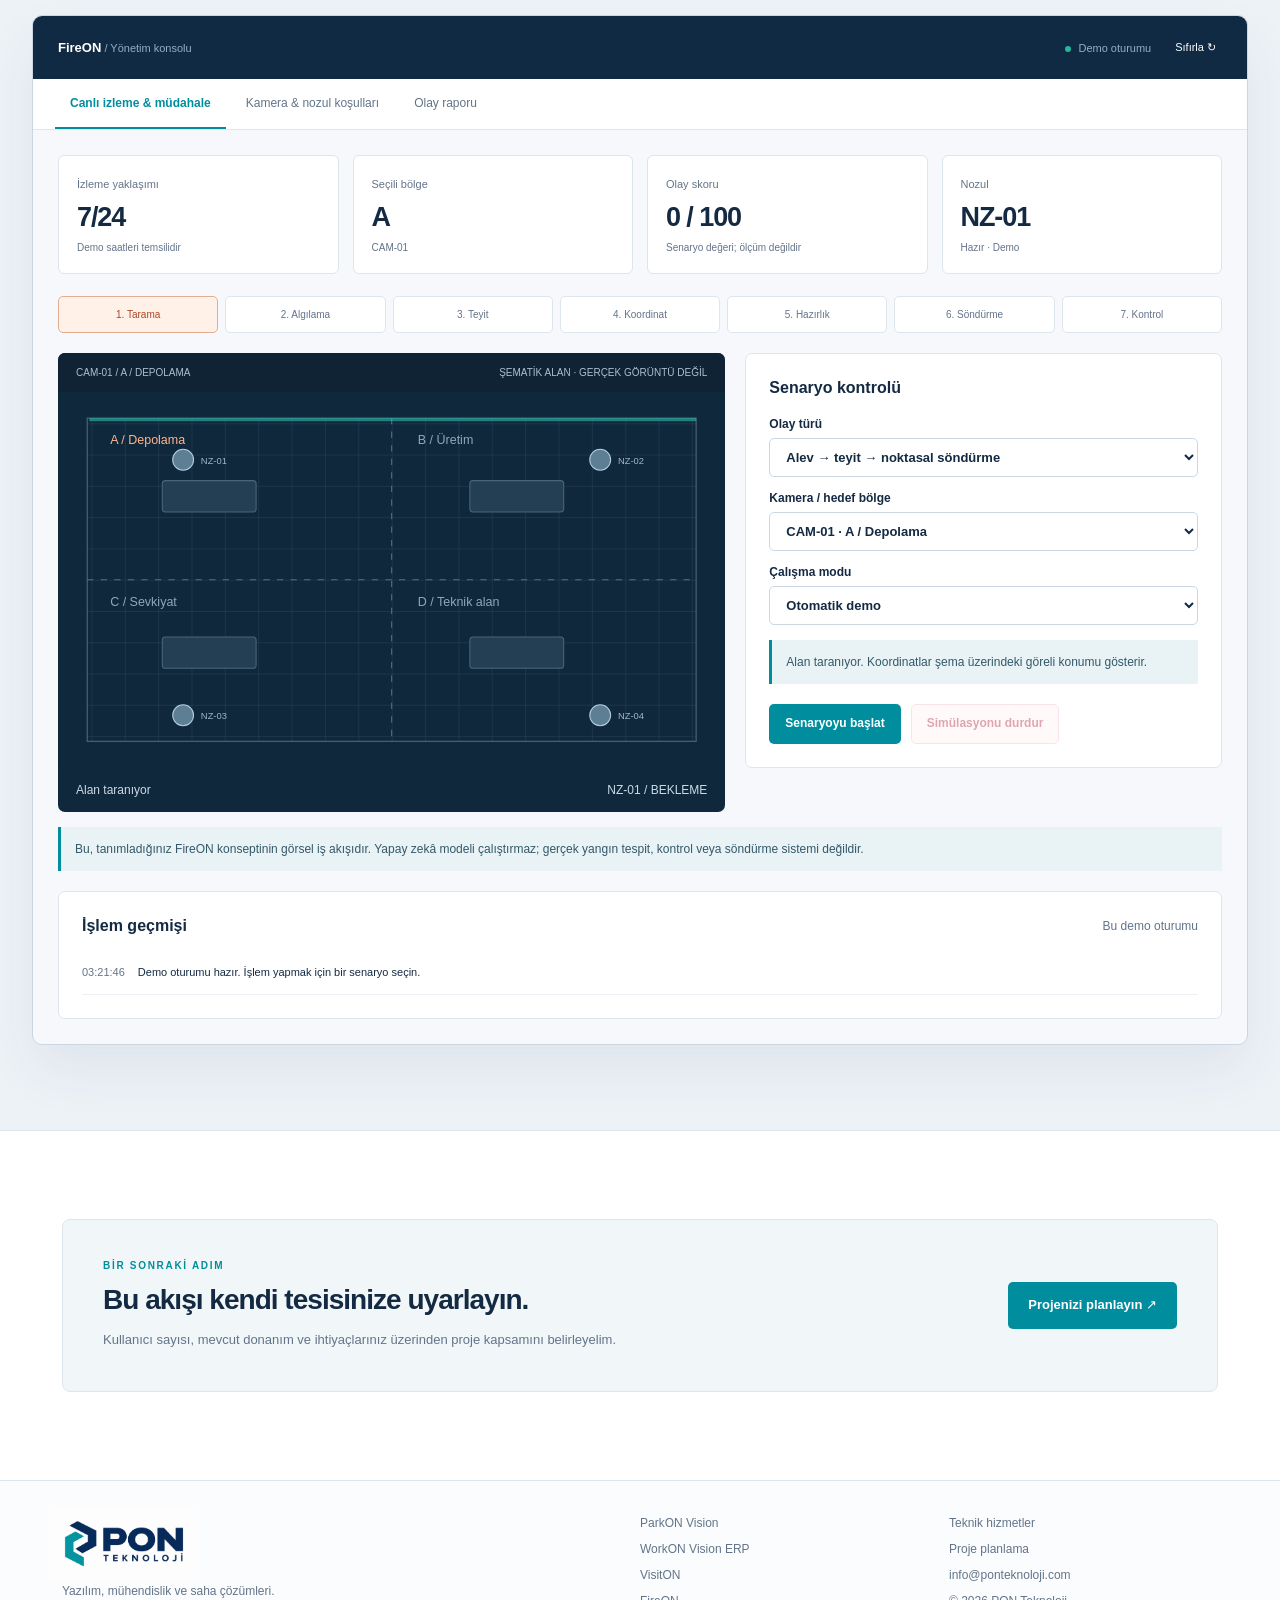
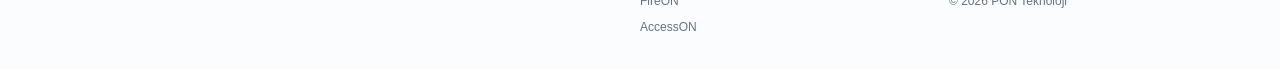
<file: fireon.html>
<!doctype html><html lang="tr"><head><meta charset="utf-8"><meta name="viewport" content="width=device-width,initial-scale=1"><title>FireON | PON Teknoloji</title><meta name="description" content="7/24 kamera izleme, alev ve duman belirtilerini çoklu karelerle değerlendirme ve teyit edilen olayın koordinatlarına tavan nozullarını yönlendirme yaklaşımını keşfedin."><meta name="theme-color" content="#0b2037"><link rel="icon" href="assets/pon-teknoloji-logo.png"><link rel="stylesheet" href="assets/site.css?v=10"><script src="assets/site.js?v=10" defer></script><link rel="stylesheet" href="assets/brand.css?v=10"></head><body data-page="fireon"><a class="skip" href="#main">İçeriğe geç</a><header class="site-header"><div class="nav-wrap"><a class="brand" href="index.html?v=10" aria-label="PON Teknoloji ana sayfa"><img src="assets/pon-teknoloji-logo.png" alt="PON Teknoloji" width="177" height="88"></a><button class="menu-toggle" aria-expanded="false" aria-controls="site-nav">Menü ☰</button><nav id="site-nav" aria-label="Ana menü"><a class="nav-link nav-product" href="index.html?v=10">Ana sayfa</a><a class="nav-link nav-product" href="parkon.html?v=10"><img src="[data-uri]" alt="" width="24" height="24">ParkON</a><a class="nav-link nav-product" href="workon.html?v=10"><img src="[data-uri]" alt="" width="24" height="24">WorkON</a><a class="nav-link nav-product" href="visiton.html?v=10"><img src="[data-uri]" alt="" width="24" height="24">VisitON</a><a class="nav-link nav-product" href="fireon.html?v=10" aria-current="page"><img src="[data-uri]" alt="" width="24" height="24">FireON</a><a class="nav-link nav-product" href="accesson.html?v=10"><img src="[data-uri]" alt="" width="24" height="24">AccessON</a><a class="nav-link nav-product" href="safeon.html?v=10"><img src="[data-uri]" alt="" width="24" height="24">SafeON</a><a class="nav-link nav-product" href="shifton.html?v=10"><img src="[data-uri]" alt="" width="24" height="24">ShiftON</a><a class="nav-link nav-product" href="guardon.html?v=10"><img src="[data-uri]" alt="" width="24" height="24">GuardON</a><a class="nav-cta" href="index.html?v=10#iletisim">Projenizi planlayın</a></nav></div></header><main id="main"><section class="product-hero fire"><div class="wrap"><div class="breadcrumb"><a href="index.html?v=10">Ana sayfa</a> / FireON</div><div class="product-hero-grid"><div><span class="eyebrow">YAPAY ZEKÂ DESTEKLİ YANGIN İZLEME</span><h1>Algıla. Teyit et.<br>Noktaya odaklan.</h1><p class="lead">7/24 kamera izleme, alev ve duman belirtilerini çoklu karelerle değerlendirme ve teyit edilen olayın koordinatlarına tavan nozullarını yönlendirme yaklaşımını keşfedin.</p><div class="actions"><a class="button primary" href="#demo">Operasyon demosunu aç ↘</a><a class="button ghost" href="#ozellikler">Özellikleri incele</a></div></div><aside class="product-summary"><img class="product-logo" src="[data-uri]" alt="FireON" width="340" height="80"><p>Depolar / Üretim alanları / Endüstriyel tesisler</p><div class="summary-line">İhtiyaca göre kapsamlandırılan modüller</div><div class="summary-line">Saha ve işletme odaklı iş akışı</div><div class="summary-line">Proje bazlı kurulum ve devreye alma</div></aside></div></div></section><section class="wrap section" id="ozellikler"><div class="section-title"><span class="eyebrow">ÜRÜNÜ YAKINDAN TANIYIN</span><h2>Operasyonunuzun her adımı için.</h2><p>Modül ve entegrasyon kapsamı, kullanılan sürüme ve projenin ihtiyaçlarına göre belirlenir.</p></div><div class="feature-grid"><article class="feature"><span class="index">01</span><h3>7/24 alan taraması</h3><p>Kamera kapsamasındaki alanların sürekli izlenmesi; kamera ve bölge bazlı olay görünümü. Kesintiler ayrı arıza durumu olarak izlenir.</p></article><article class="feature"><span class="index">02</span><h3>Alev ve duman analizi</h3><p>Görüntüdeki alev ve duman adaylarının zaman içindeki devamlılığı değerlendirilir. Parlama ve buhar gibi yanıltıcı olaylar ayrı senaryolarda ele alınır.</p></article><article class="feature"><span class="index">03</span><h3>Olay teyidi</h3><p>Tek bir görüntü yerine ardışık gözlemler ve tanımlı teyit mantığı üzerinden karar akışı. Yapay zekâ değerlendirmesi mutlak kesinlik garantisi değildir.</p></article><article class="feature"><span class="index">04</span><h3>Koordinat ve bölge eşleştirme</h3><p>Teyit edilen olayın alan içindeki konumu belirlenerek ilgili söndürme bölgesi ve tavan nozulu ile eşleştirilmesi hedeflenir.</p></article><article class="feature"><span class="index">05</span><h3>Noktasal otomatik söndürme</h3><p>Uygun sistem koşullarında hedef koordinat bilgisinin nozula aktarılması, yönelme ve noktasal söndürme akışı. Demo fiziksel ekipman sürmez.</p></article><article class="feature"><span class="index">06</span><h3>İzleme ve olay raporu</h3><p>Algılama, teyit, hedefleme, müdahale ve yeniden kontrol aşamaları zaman damgalı kaydedilir. Gerçek uygulama saha mühendisliği, uygun ekipman ve doğrulama gerektirir.</p></article></div></section><section class="demo-section" id="demo"><div class="wrap"><div class="section-title"><span class="eyebrow">ETKİLEŞİMLİ ÜRÜN DENEYİMİ</span><h2>FireON operasyon masası.</h2><p>Senaryoyu seçin, işlem yapın ve sonuçların panelde nasıl değiştiğini görün.</p></div><div class="demo-note"><span class="badge">DEMO ORTAMI</span> Temsili kayıtlarla çalışır. İşlemler bu tarayıcıda geçicidir; gerçek cihazlara veya üretim verilerine bağlı değildir.</div><div class="console"><div class="console-header"><div><strong>FireON</strong><span> / Yönetim konsolu</span></div><div class="console-actions"><span class="dot">Demo oturumu</span><button class="text-button" id="reset-demo">Sıfırla ↻</button></div></div><div id="demo-app"></div></div></div></section><section class="wrap section"><div class="callout"><div><span class="eyebrow">BİR SONRAKİ ADIM</span><h2>Bu akışı kendi tesisinize uyarlayın.</h2><p>Kullanıcı sayısı, mevcut donanım ve ihtiyaçlarınız üzerinden proje kapsamını belirleyelim.</p></div><a class="button primary" href="index.html?v=10#iletisim">Projenizi planlayın ↗</a></div></section></main><footer><div class="wrap foot"><div><img src="assets/pon-teknoloji-logo.png" alt="PON Teknoloji" width="150" height="75"><p>Yazılım, mühendislik ve saha çözümleri.</p></div><div><a href="parkon.html?v=10">ParkON Vision</a><a href="workon.html?v=10">WorkON Vision ERP</a><a href="visiton.html?v=10">VisitON</a><a href="fireon.html?v=10">FireON</a><a href="accesson.html?v=10">AccessON</a></div><div><a href="index.html?v=10#hizmetler">Teknik hizmetler</a><a href="index.html?v=10#iletisim">Proje planlama</a><a href="mailto:info@ponteknoloji.com">info@ponteknoloji.com</a><span>© 2026 PON Teknoloji</span></div></div></footer><div id="toast" role="status" class="toast" hidden></div></body></html>
</file>
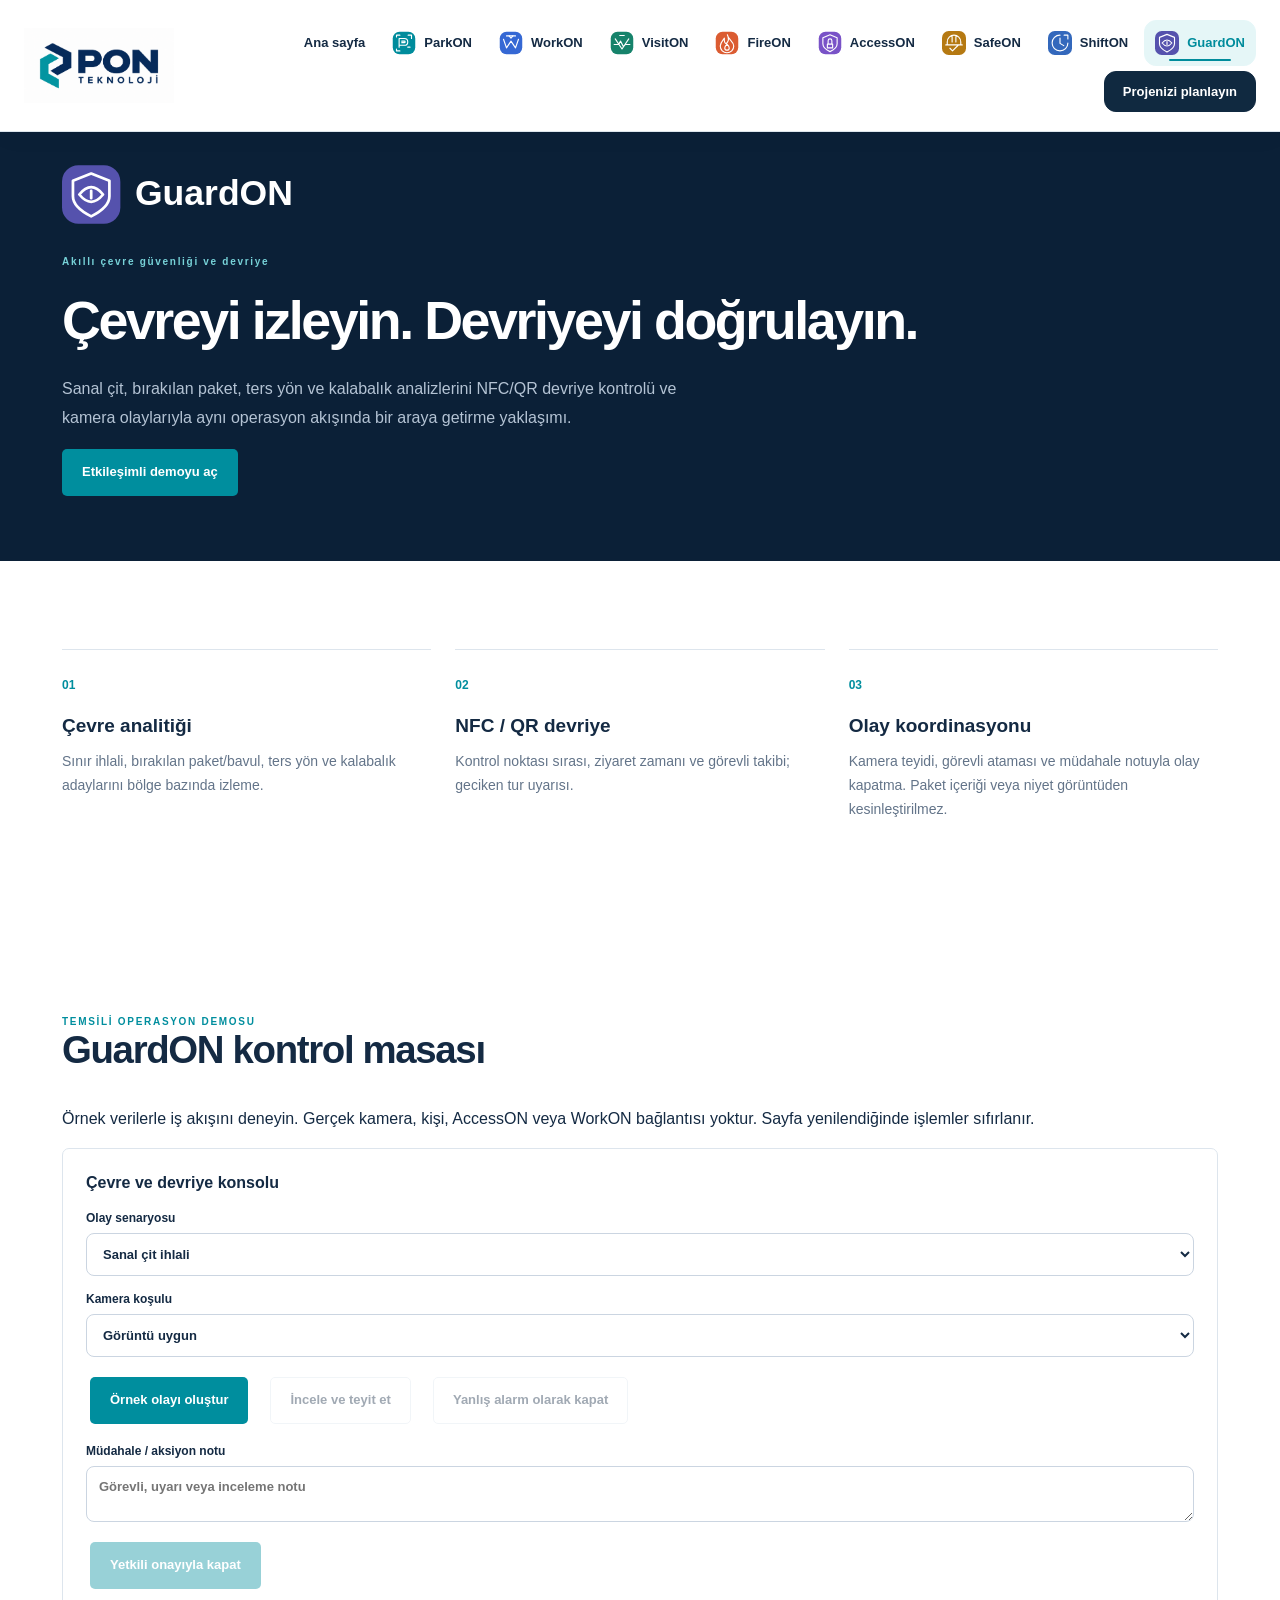
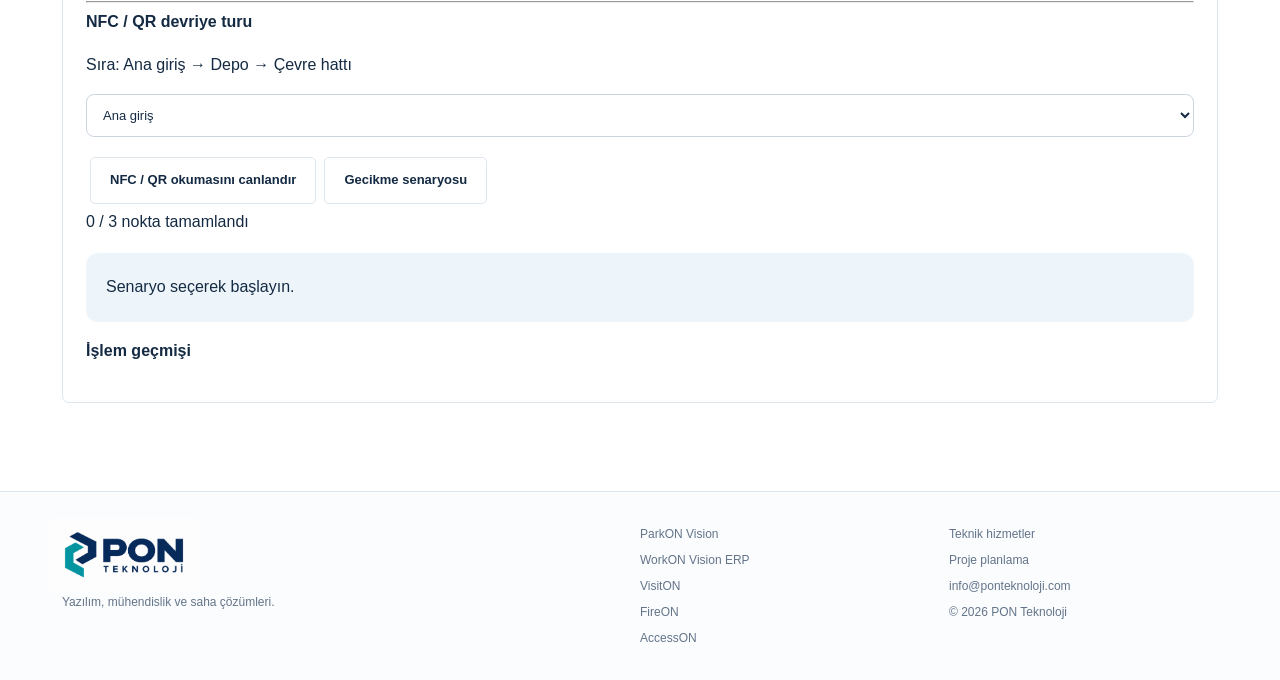
<file: guardon.html>
<!doctype html><html lang="tr"><head><meta charset="utf-8"><meta name="viewport" content="width=device-width,initial-scale=1"><title>GuardON | PON Teknoloji</title><meta name="description" content="Sanal çit, bırakılan paket, ters yön ve kalabalık analizlerini NFC/QR devriye kontrolü ve kamera olaylarıyla aynı operasyon akışında bir araya getirme yaklaşımı."><link rel="stylesheet" href="assets/site.css?v=10"><link rel="stylesheet" href="assets/brand.css?v=10"><script defer src="assets/site.js?v=10"></script><script defer src="assets/new-products.js?v=10"></script></head><body data-page="guardon"><header class="site-header"><div class="nav-wrap"><a class="brand" href="index.html?v=10" aria-label="PON Teknoloji ana sayfa"><img src="assets/pon-teknoloji-logo.png" alt="PON Teknoloji" width="177" height="88"></a><button class="menu-toggle" aria-expanded="false" aria-controls="site-nav">Menü ☰</button><nav id="site-nav" aria-label="Ana menü"><a class="nav-link nav-product" href="index.html?v=10">Ana sayfa</a><a class="nav-link nav-product" href="parkon.html?v=10"><img src="[data-uri]" alt="" width="24" height="24">ParkON</a><a class="nav-link nav-product" href="workon.html?v=10"><img src="[data-uri]" alt="" width="24" height="24">WorkON</a><a class="nav-link nav-product" href="visiton.html?v=10"><img src="[data-uri]" alt="" width="24" height="24">VisitON</a><a class="nav-link nav-product" href="fireon.html?v=10"><img src="[data-uri]" alt="" width="24" height="24">FireON</a><a class="nav-link nav-product" href="accesson.html?v=10"><img src="[data-uri]" alt="" width="24" height="24">AccessON</a><a class="nav-link nav-product" href="safeon.html?v=10"><img src="[data-uri]" alt="" width="24" height="24">SafeON</a><a class="nav-link nav-product" href="shifton.html?v=10"><img src="[data-uri]" alt="" width="24" height="24">ShiftON</a><a class="nav-link nav-product" href="guardon.html?v=10" aria-current="page"><img src="[data-uri]" alt="" width="24" height="24">GuardON</a><a class="nav-cta" href="index.html?v=10#iletisim">Projenizi planlayın</a></nav></div></header><main><section class="product-hero"><div class="wrap section"><img class="product-logo" src="[data-uri]" alt="GuardON"><span class="eyebrow">Akıllı çevre güvenliği ve devriye</span><h1>Çevreyi izleyin. Devriyeyi doğrulayın.</h1><p class="lead">Sanal çit, bırakılan paket, ters yön ve kalabalık analizlerini NFC/QR devriye kontrolü ve kamera olaylarıyla aynı operasyon akışında bir araya getirme yaklaşımı.</p><a class="button primary" href="#demo">Etkileşimli demoyu aç</a></div></section><section class="wrap section"><div class="feature-grid"><article class="feature"><span class="index">01</span><h3>Çevre analitiği</h3><p>Sınır ihlali, bırakılan paket/bavul, ters yön ve kalabalık adaylarını bölge bazında izleme.</p></article><article class="feature"><span class="index">02</span><h3>NFC / QR devriye</h3><p>Kontrol noktası sırası, ziyaret zamanı ve görevli takibi; geciken tur uyarısı.</p></article><article class="feature"><span class="index">03</span><h3>Olay koordinasyonu</h3><p>Kamera teyidi, görevli ataması ve müdahale notuyla olay kapatma. Paket içeriği veya niyet görüntüden kesinleştirilmez.</p></article></div></section><section id="demo" class="wrap section"><span class="eyebrow">TEMSİLİ OPERASYON DEMOSU</span><h2>GuardON kontrol masası</h2><p>Örnek verilerle iş akışını deneyin. Gerçek kamera, kişi, AccessON veya WorkON bağlantısı yoktur. Sayfa yenilendiğinde işlemler sıfırlanır.</p><div id="new-demo" class="panel"></div></section></main><footer><div class="wrap foot"><div><img src="assets/pon-teknoloji-logo.png" alt="PON Teknoloji" width="150" height="75"><p>Yazılım, mühendislik ve saha çözümleri.</p></div><div><a href="parkon.html?v=10">ParkON Vision</a><a href="workon.html?v=10">WorkON Vision ERP</a><a href="visiton.html?v=10">VisitON</a><a href="fireon.html?v=10">FireON</a><a href="accesson.html?v=10">AccessON</a></div><div><a href="index.html?v=10#hizmetler">Teknik hizmetler</a><a href="index.html?v=10#iletisim">Proje planlama</a><a href="mailto:info@ponteknoloji.com">info@ponteknoloji.com</a><span>© 2026 PON Teknoloji</span></div></div></footer><div id="toast" role="status" hidden></div></body></html>
</file>
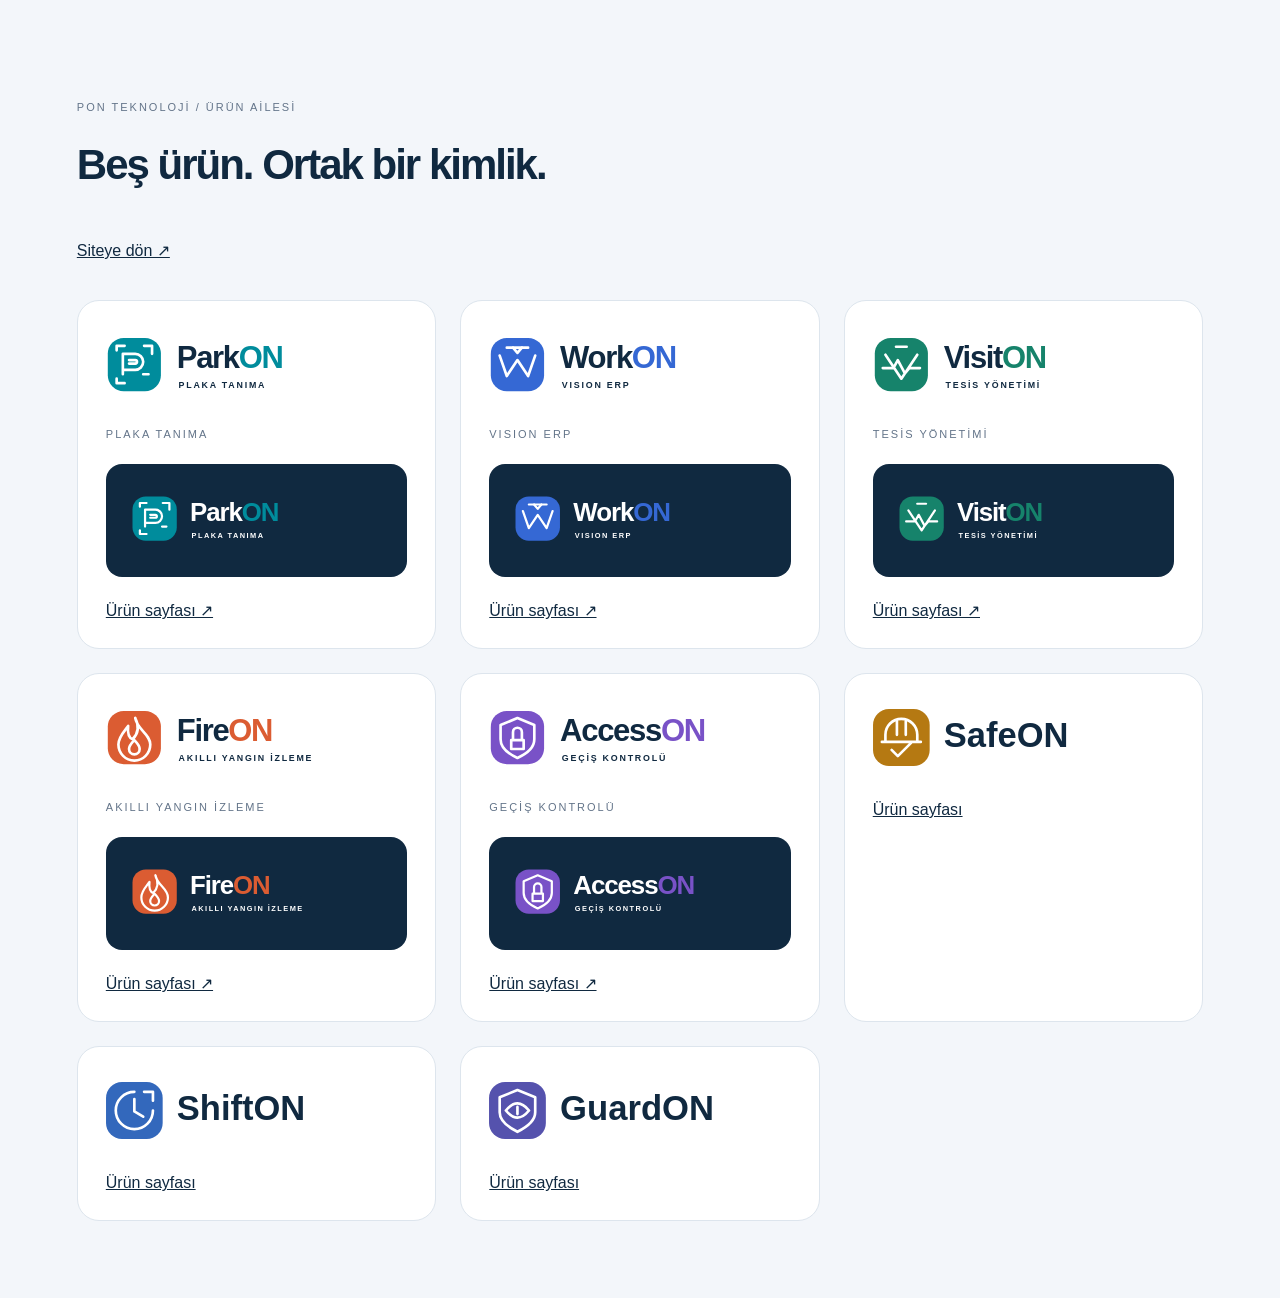
<file: logolar.html>
<!doctype html><html lang="tr"><meta charset="utf-8"><meta name="viewport" content="width=device-width,initial-scale=1"><title>PON / Ürün kimlikleri</title><style>body{background:#f3f6fa;color:#102940;font:16px Segoe UI,Arial;margin:0;padding:6vw}h1{font-size:42px;letter-spacing:-2px}main{display:grid;grid-template-columns:repeat(auto-fit,minmax(280px,1fr));gap:24px}article{background:white;border:1px solid #dde5ed;border-radius:22px;padding:28px}img{width:100%;max-width:340px}p{font-size:11px;letter-spacing:2px;color:#637489;margin:24px 0}a{display:inline-block;color:#102940;margin-top:24px}header{margin-bottom:40px}</style><header><p>PON TEKNOLOJİ / ÜRÜN AİLESİ</p><h1>Beş ürün. Ortak bir kimlik.</h1><a href="index.html?v=10">Siteye dön ↗</a></header><main><article><img src="[data-uri]" alt="ParkON"><p>PLAKA TANIMA</p><div style="background:#102940;padding:25px;border-radius:16px"><img src="[data-uri]" alt="ParkON"></div><a href="parkon.html?v=10">Ürün sayfası ↗</a></article><article><img src="[data-uri]" alt="WorkON"><p>VISION ERP</p><div style="background:#102940;padding:25px;border-radius:16px"><img src="[data-uri]" alt="WorkON"></div><a href="workon.html?v=10">Ürün sayfası ↗</a></article><article><img src="[data-uri]" alt="VisitON"><p>TESİS YÖNETİMİ</p><div style="background:#102940;padding:25px;border-radius:16px"><img src="[data-uri]" alt="VisitON"></div><a href="visiton.html?v=10">Ürün sayfası ↗</a></article><article><img src="[data-uri]" alt="FireON"><p>AKILLI YANGIN İZLEME</p><div style="background:#102940;padding:25px;border-radius:16px"><img src="[data-uri]" alt="FireON"></div><a href="fireon.html?v=10">Ürün sayfası ↗</a></article><article><img src="[data-uri]" alt="AccessON"><p>GEÇİŞ KONTROLÜ</p><div style="background:#102940;padding:25px;border-radius:16px"><img src="[data-uri]" alt="AccessON"></div><a href="accesson.html?v=10">Ürün sayfası ↗</a></article><article><img src="[data-uri]" alt="SafeON"><a href="safeon.html?v=10">Ürün sayfası</a></article><article><img src="[data-uri]" alt="ShiftON"><a href="shifton.html?v=10">Ürün sayfası</a></article><article><img src="[data-uri]" alt="GuardON"><a href="guardon.html?v=10">Ürün sayfası</a></article></main></html>
</file>
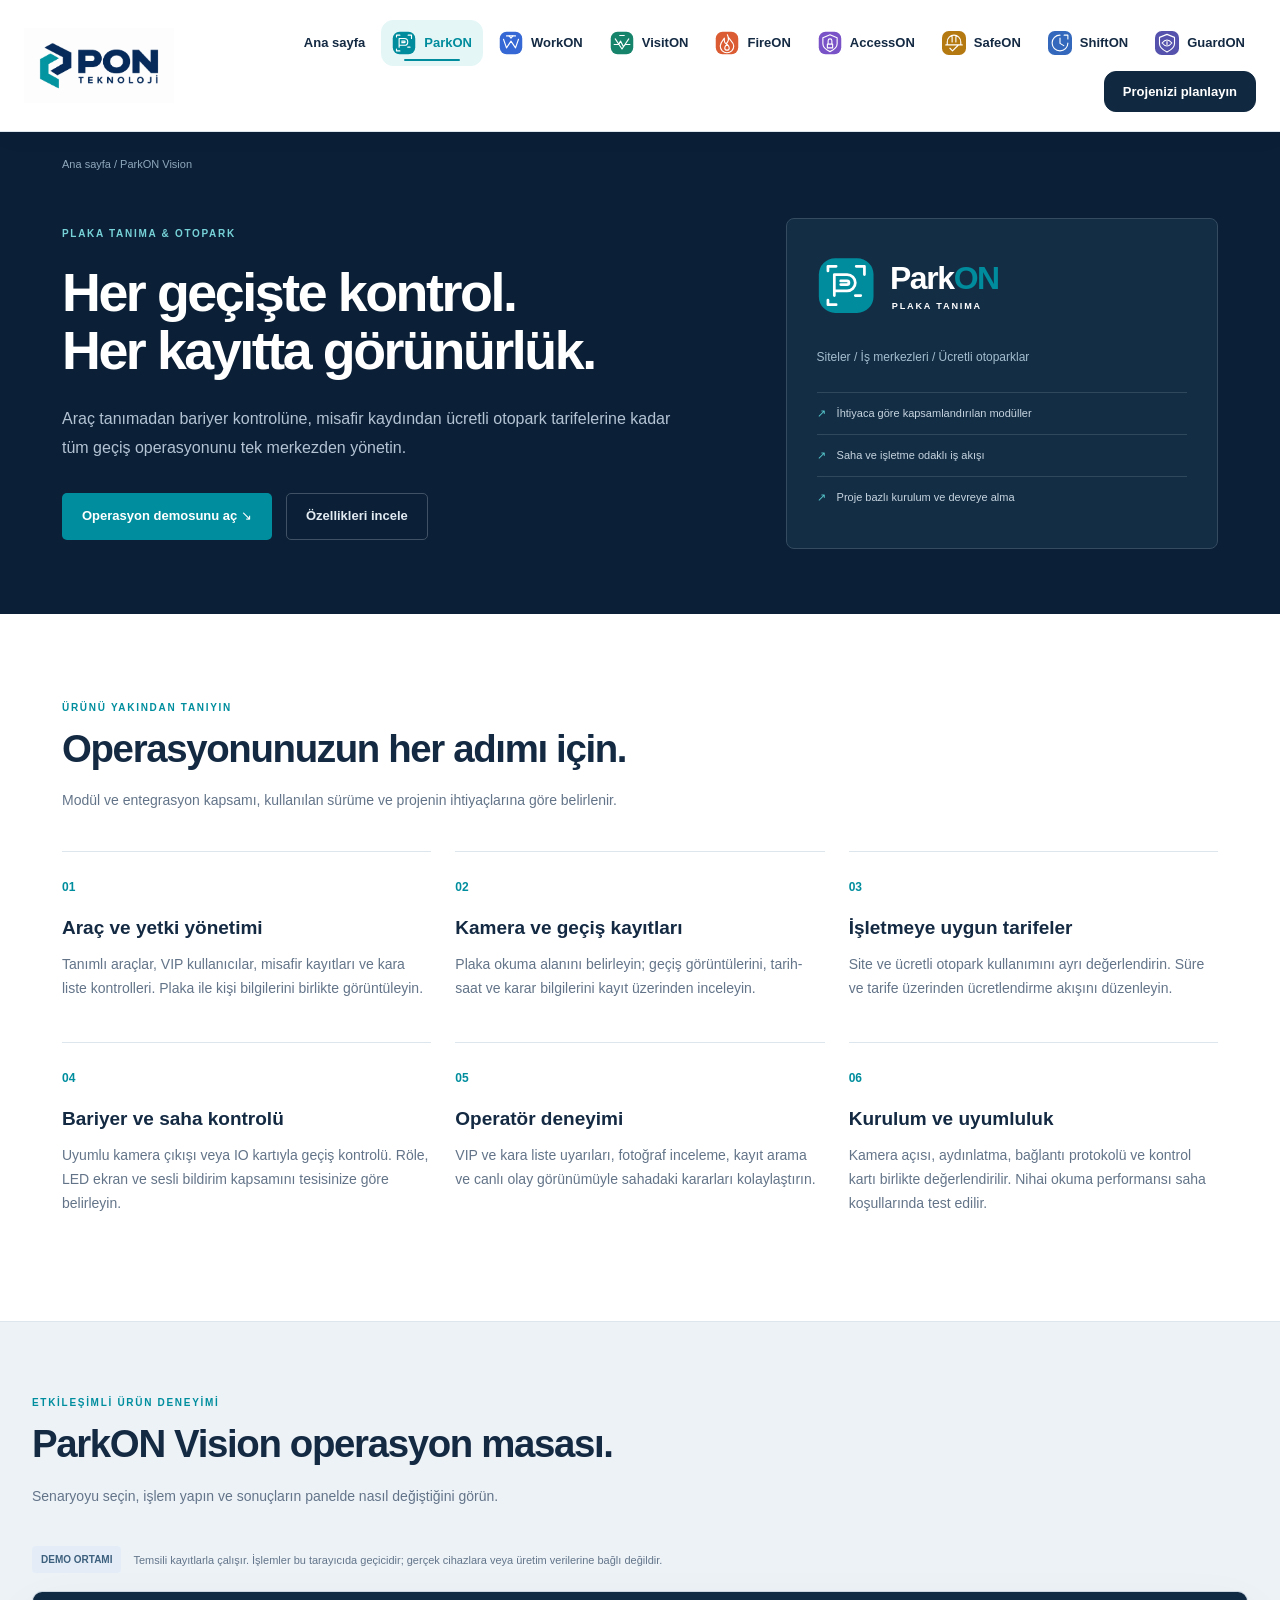
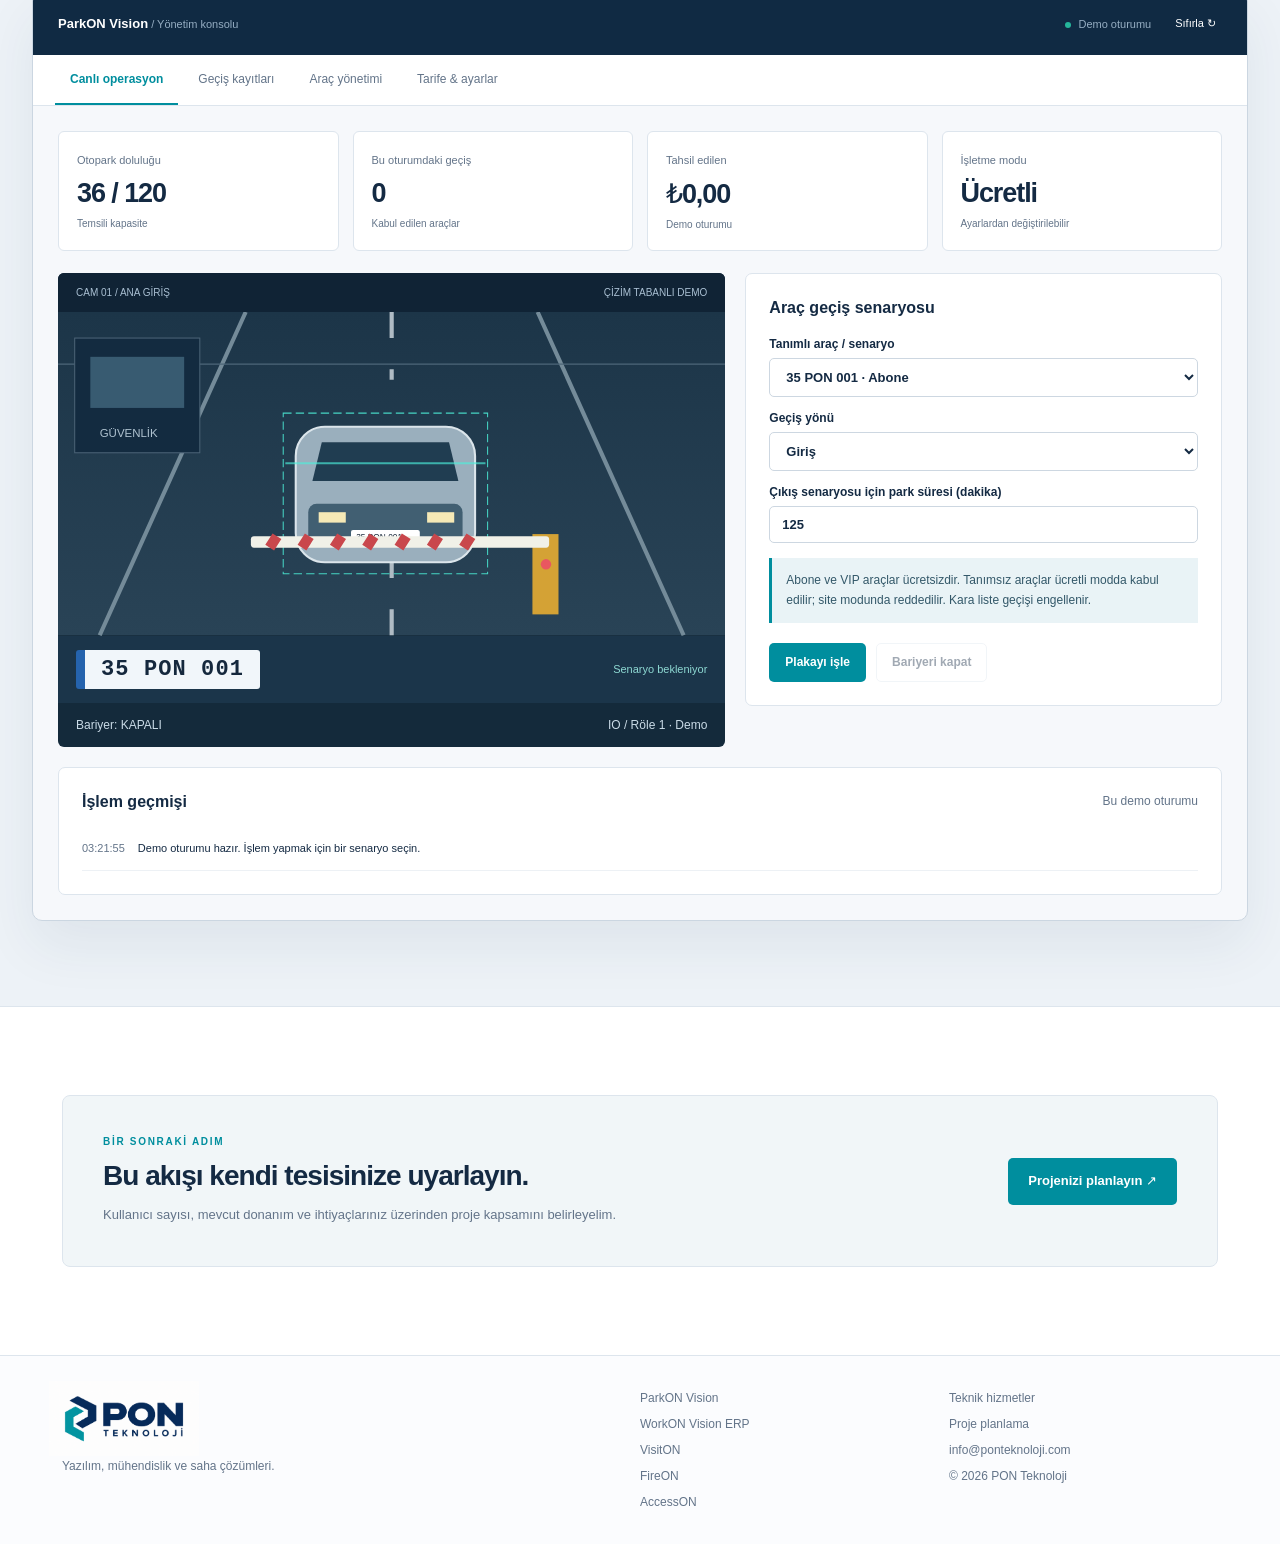
<file: parkon.html>
<!doctype html><html lang="tr"><head><meta charset="utf-8"><meta name="viewport" content="width=device-width,initial-scale=1"><title>ParkON Vision | PON Teknoloji</title><meta name="description" content="Araç tanımadan bariyer kontrolüne, misafir kaydından ücretli otopark tarifelerine kadar tüm geçiş operasyonunu tek merkezden yönetin."><meta name="theme-color" content="#0b2037"><link rel="icon" href="assets/pon-teknoloji-logo.png"><link rel="stylesheet" href="assets/site.css?v=10"><script src="assets/site.js?v=10" defer></script><link rel="stylesheet" href="assets/brand.css?v=10"></head><body data-page="parkon"><a class="skip" href="#main">İçeriğe geç</a><header class="site-header"><div class="nav-wrap"><a class="brand" href="index.html?v=10" aria-label="PON Teknoloji ana sayfa"><img src="assets/pon-teknoloji-logo.png" alt="PON Teknoloji" width="177" height="88"></a><button class="menu-toggle" aria-expanded="false" aria-controls="site-nav">Menü ☰</button><nav id="site-nav" aria-label="Ana menü"><a class="nav-link nav-product" href="index.html?v=10">Ana sayfa</a><a class="nav-link nav-product" href="parkon.html?v=10" aria-current="page"><img src="[data-uri]" alt="" width="24" height="24">ParkON</a><a class="nav-link nav-product" href="workon.html?v=10"><img src="[data-uri]" alt="" width="24" height="24">WorkON</a><a class="nav-link nav-product" href="visiton.html?v=10"><img src="[data-uri]" alt="" width="24" height="24">VisitON</a><a class="nav-link nav-product" href="fireon.html?v=10"><img src="[data-uri]" alt="" width="24" height="24">FireON</a><a class="nav-link nav-product" href="accesson.html?v=10"><img src="[data-uri]" alt="" width="24" height="24">AccessON</a><a class="nav-link nav-product" href="safeon.html?v=10"><img src="[data-uri]" alt="" width="24" height="24">SafeON</a><a class="nav-link nav-product" href="shifton.html?v=10"><img src="[data-uri]" alt="" width="24" height="24">ShiftON</a><a class="nav-link nav-product" href="guardon.html?v=10"><img src="[data-uri]" alt="" width="24" height="24">GuardON</a><a class="nav-cta" href="index.html?v=10#iletisim">Projenizi planlayın</a></nav></div></header><main id="main"><section class="product-hero cyan"><div class="wrap"><div class="breadcrumb"><a href="index.html?v=10">Ana sayfa</a> / ParkON Vision</div><div class="product-hero-grid"><div><span class="eyebrow">PLAKA TANIMA & OTOPARK</span><h1>Her geçişte kontrol.<br>Her kayıtta görünürlük.</h1><p class="lead">Araç tanımadan bariyer kontrolüne, misafir kaydından ücretli otopark tarifelerine kadar tüm geçiş operasyonunu tek merkezden yönetin.</p><div class="actions"><a class="button primary" href="#demo">Operasyon demosunu aç ↘</a><a class="button ghost" href="#ozellikler">Özellikleri incele</a></div></div><aside class="product-summary"><img class="product-logo" src="[data-uri]" alt="ParkON" width="340" height="80"><p>Siteler / İş merkezleri / Ücretli otoparklar</p><div class="summary-line">İhtiyaca göre kapsamlandırılan modüller</div><div class="summary-line">Saha ve işletme odaklı iş akışı</div><div class="summary-line">Proje bazlı kurulum ve devreye alma</div></aside></div></div></section><section class="wrap section" id="ozellikler"><div class="section-title"><span class="eyebrow">ÜRÜNÜ YAKINDAN TANIYIN</span><h2>Operasyonunuzun her adımı için.</h2><p>Modül ve entegrasyon kapsamı, kullanılan sürüme ve projenin ihtiyaçlarına göre belirlenir.</p></div><div class="feature-grid"><article class="feature"><span class="index">01</span><h3>Araç ve yetki yönetimi</h3><p>Tanımlı araçlar, VIP kullanıcılar, misafir kayıtları ve kara liste kontrolleri. Plaka ile kişi bilgilerini birlikte görüntüleyin.</p></article><article class="feature"><span class="index">02</span><h3>Kamera ve geçiş kayıtları</h3><p>Plaka okuma alanını belirleyin; geçiş görüntülerini, tarih-saat ve karar bilgilerini kayıt üzerinden inceleyin.</p></article><article class="feature"><span class="index">03</span><h3>İşletmeye uygun tarifeler</h3><p>Site ve ücretli otopark kullanımını ayrı değerlendirin. Süre ve tarife üzerinden ücretlendirme akışını düzenleyin.</p></article><article class="feature"><span class="index">04</span><h3>Bariyer ve saha kontrolü</h3><p>Uyumlu kamera çıkışı veya IO kartıyla geçiş kontrolü. Röle, LED ekran ve sesli bildirim kapsamını tesisinize göre belirleyin.</p></article><article class="feature"><span class="index">05</span><h3>Operatör deneyimi</h3><p>VIP ve kara liste uyarıları, fotoğraf inceleme, kayıt arama ve canlı olay görünümüyle sahadaki kararları kolaylaştırın.</p></article><article class="feature"><span class="index">06</span><h3>Kurulum ve uyumluluk</h3><p>Kamera açısı, aydınlatma, bağlantı protokolü ve kontrol kartı birlikte değerlendirilir. Nihai okuma performansı saha koşullarında test edilir.</p></article></div></section><section class="demo-section" id="demo"><div class="wrap"><div class="section-title"><span class="eyebrow">ETKİLEŞİMLİ ÜRÜN DENEYİMİ</span><h2>ParkON Vision operasyon masası.</h2><p>Senaryoyu seçin, işlem yapın ve sonuçların panelde nasıl değiştiğini görün.</p></div><div class="demo-note"><span class="badge">DEMO ORTAMI</span> Temsili kayıtlarla çalışır. İşlemler bu tarayıcıda geçicidir; gerçek cihazlara veya üretim verilerine bağlı değildir.</div><div class="console"><div class="console-header"><div><strong>ParkON Vision</strong><span> / Yönetim konsolu</span></div><div class="console-actions"><span class="dot">Demo oturumu</span><button class="text-button" id="reset-demo">Sıfırla ↻</button></div></div><div id="demo-app"></div></div></div></section><section class="wrap section"><div class="callout"><div><span class="eyebrow">BİR SONRAKİ ADIM</span><h2>Bu akışı kendi tesisinize uyarlayın.</h2><p>Kullanıcı sayısı, mevcut donanım ve ihtiyaçlarınız üzerinden proje kapsamını belirleyelim.</p></div><a class="button primary" href="index.html?v=10#iletisim">Projenizi planlayın ↗</a></div></section></main><footer><div class="wrap foot"><div><img src="assets/pon-teknoloji-logo.png" alt="PON Teknoloji" width="150" height="75"><p>Yazılım, mühendislik ve saha çözümleri.</p></div><div><a href="parkon.html?v=10">ParkON Vision</a><a href="workon.html?v=10">WorkON Vision ERP</a><a href="visiton.html?v=10">VisitON</a><a href="fireon.html?v=10">FireON</a><a href="accesson.html?v=10">AccessON</a></div><div><a href="index.html?v=10#hizmetler">Teknik hizmetler</a><a href="index.html?v=10#iletisim">Proje planlama</a><a href="mailto:info@ponteknoloji.com">info@ponteknoloji.com</a><span>© 2026 PON Teknoloji</span></div></div></footer><div id="toast" role="status" class="toast" hidden></div></body></html>
</file>
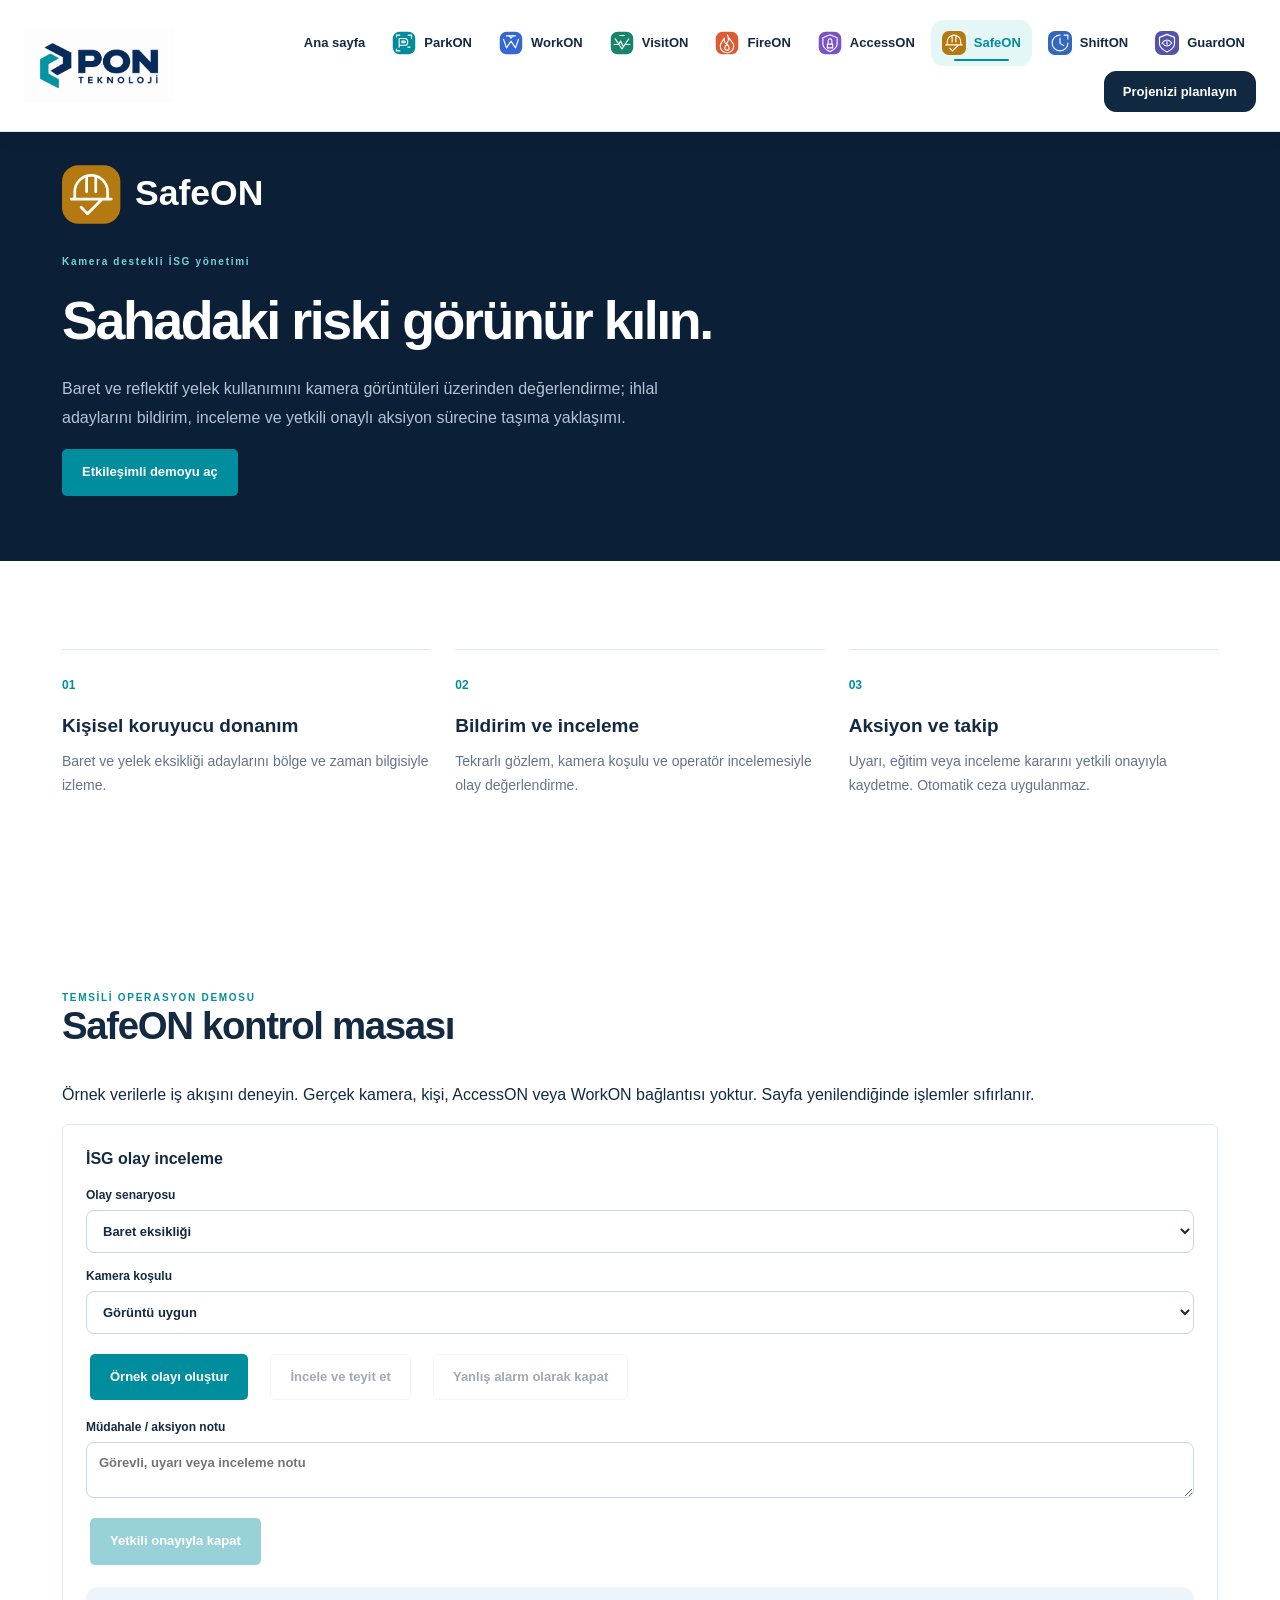
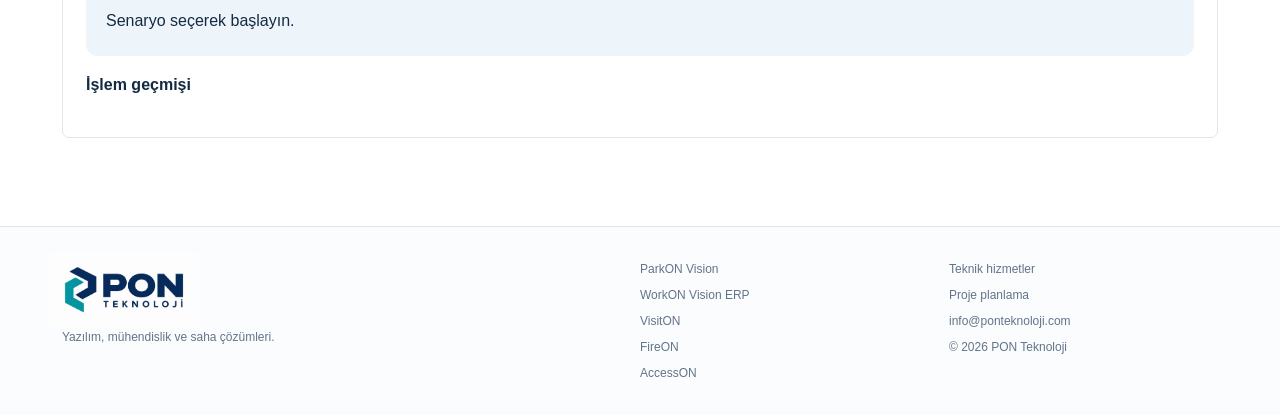
<file: safeon.html>
<!doctype html><html lang="tr"><head><meta charset="utf-8"><meta name="viewport" content="width=device-width,initial-scale=1"><title>SafeON | PON Teknoloji</title><meta name="description" content="Baret ve reflektif yelek kullanımını kamera görüntüleri üzerinden değerlendirme; ihlal adaylarını bildirim, inceleme ve yetkili onaylı aksiyon sürecine taşıma yaklaşımı."><link rel="stylesheet" href="assets/site.css?v=10"><link rel="stylesheet" href="assets/brand.css?v=10"><script defer src="assets/site.js?v=10"></script><script defer src="assets/new-products.js?v=10"></script></head><body data-page="safeon"><header class="site-header"><div class="nav-wrap"><a class="brand" href="index.html?v=10" aria-label="PON Teknoloji ana sayfa"><img src="assets/pon-teknoloji-logo.png" alt="PON Teknoloji" width="177" height="88"></a><button class="menu-toggle" aria-expanded="false" aria-controls="site-nav">Menü ☰</button><nav id="site-nav" aria-label="Ana menü"><a class="nav-link nav-product" href="index.html?v=10">Ana sayfa</a><a class="nav-link nav-product" href="parkon.html?v=10"><img src="[data-uri]" alt="" width="24" height="24">ParkON</a><a class="nav-link nav-product" href="workon.html?v=10"><img src="[data-uri]" alt="" width="24" height="24">WorkON</a><a class="nav-link nav-product" href="visiton.html?v=10"><img src="[data-uri]" alt="" width="24" height="24">VisitON</a><a class="nav-link nav-product" href="fireon.html?v=10"><img src="[data-uri]" alt="" width="24" height="24">FireON</a><a class="nav-link nav-product" href="accesson.html?v=10"><img src="[data-uri]" alt="" width="24" height="24">AccessON</a><a class="nav-link nav-product" href="safeon.html?v=10" aria-current="page"><img src="[data-uri]" alt="" width="24" height="24">SafeON</a><a class="nav-link nav-product" href="shifton.html?v=10"><img src="[data-uri]" alt="" width="24" height="24">ShiftON</a><a class="nav-link nav-product" href="guardon.html?v=10"><img src="[data-uri]" alt="" width="24" height="24">GuardON</a><a class="nav-cta" href="index.html?v=10#iletisim">Projenizi planlayın</a></nav></div></header><main><section class="product-hero"><div class="wrap section"><img class="product-logo" src="[data-uri]" alt="SafeON"><span class="eyebrow">Kamera destekli İSG yönetimi</span><h1>Sahadaki riski görünür kılın.</h1><p class="lead">Baret ve reflektif yelek kullanımını kamera görüntüleri üzerinden değerlendirme; ihlal adaylarını bildirim, inceleme ve yetkili onaylı aksiyon sürecine taşıma yaklaşımı.</p><a class="button primary" href="#demo">Etkileşimli demoyu aç</a></div></section><section class="wrap section"><div class="feature-grid"><article class="feature"><span class="index">01</span><h3>Kişisel koruyucu donanım</h3><p>Baret ve yelek eksikliği adaylarını bölge ve zaman bilgisiyle izleme.</p></article><article class="feature"><span class="index">02</span><h3>Bildirim ve inceleme</h3><p>Tekrarlı gözlem, kamera koşulu ve operatör incelemesiyle olay değerlendirme.</p></article><article class="feature"><span class="index">03</span><h3>Aksiyon ve takip</h3><p>Uyarı, eğitim veya inceleme kararını yetkili onayıyla kaydetme. Otomatik ceza uygulanmaz.</p></article></div></section><section id="demo" class="wrap section"><span class="eyebrow">TEMSİLİ OPERASYON DEMOSU</span><h2>SafeON kontrol masası</h2><p>Örnek verilerle iş akışını deneyin. Gerçek kamera, kişi, AccessON veya WorkON bağlantısı yoktur. Sayfa yenilendiğinde işlemler sıfırlanır.</p><div id="new-demo" class="panel"></div></section></main><footer><div class="wrap foot"><div><img src="assets/pon-teknoloji-logo.png" alt="PON Teknoloji" width="150" height="75"><p>Yazılım, mühendislik ve saha çözümleri.</p></div><div><a href="parkon.html?v=10">ParkON Vision</a><a href="workon.html?v=10">WorkON Vision ERP</a><a href="visiton.html?v=10">VisitON</a><a href="fireon.html?v=10">FireON</a><a href="accesson.html?v=10">AccessON</a></div><div><a href="index.html?v=10#hizmetler">Teknik hizmetler</a><a href="index.html?v=10#iletisim">Proje planlama</a><a href="mailto:info@ponteknoloji.com">info@ponteknoloji.com</a><span>© 2026 PON Teknoloji</span></div></div></footer><div id="toast" role="status" hidden></div></body></html>
</file>
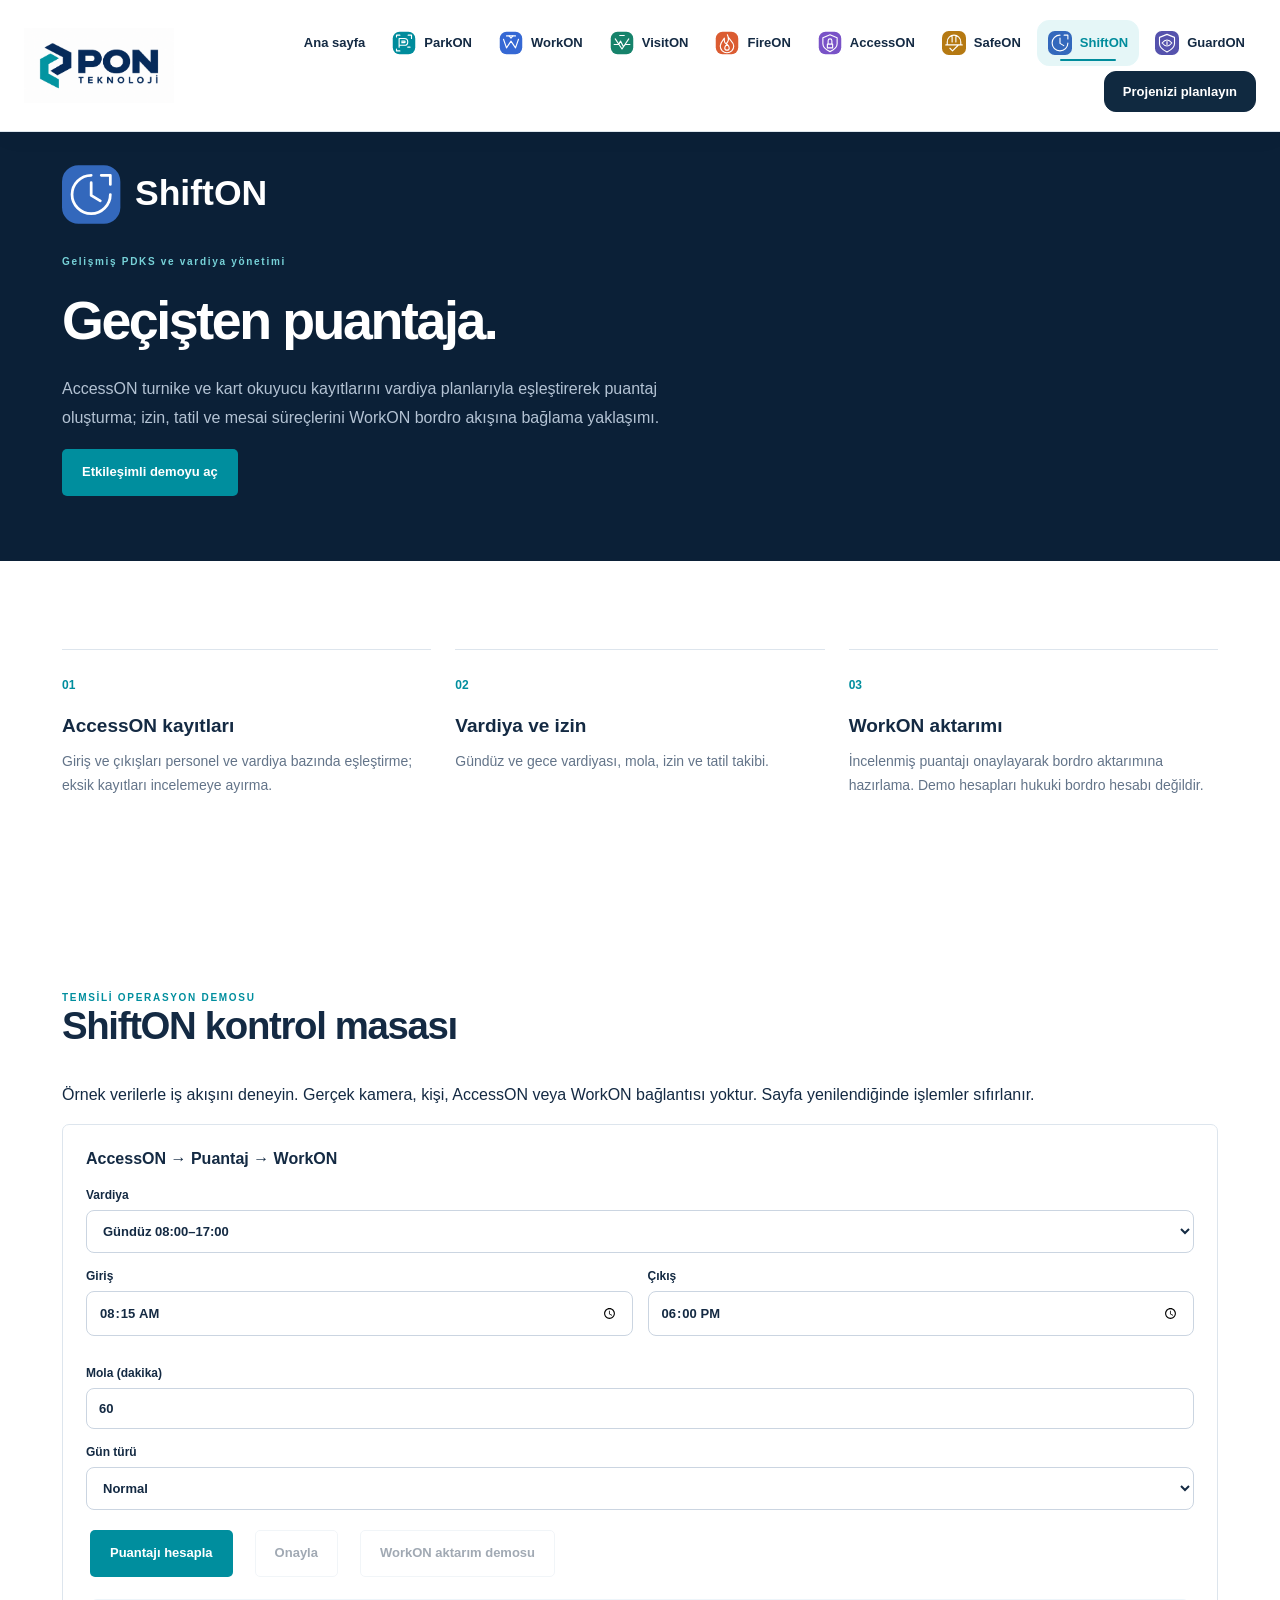
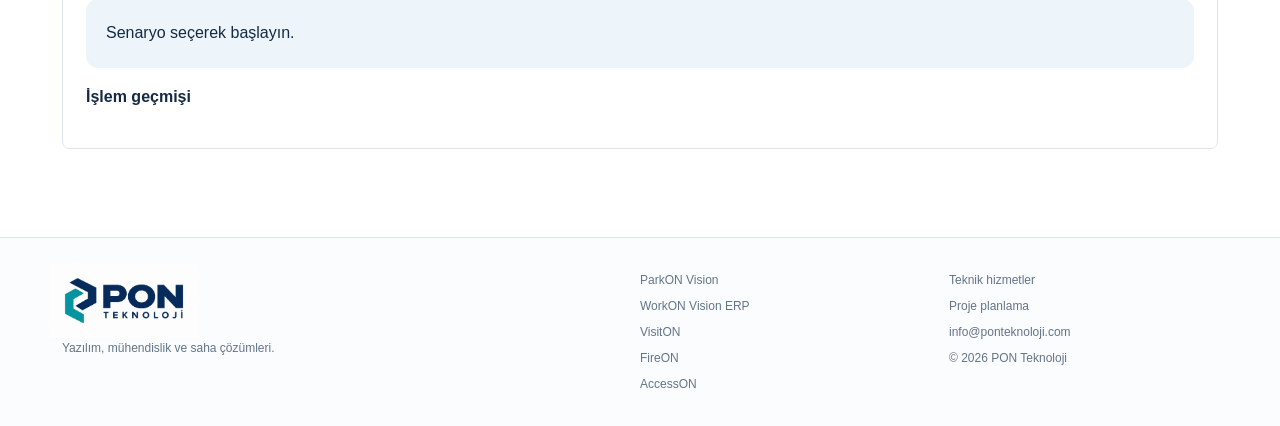
<file: shifton.html>
<!doctype html><html lang="tr"><head><meta charset="utf-8"><meta name="viewport" content="width=device-width,initial-scale=1"><title>ShiftON | PON Teknoloji</title><meta name="description" content="AccessON turnike ve kart okuyucu kayıtlarını vardiya planlarıyla eşleştirerek puantaj oluşturma; izin, tatil ve mesai süreçlerini WorkON bordro akışına bağlama yaklaşımı."><link rel="stylesheet" href="assets/site.css?v=10"><link rel="stylesheet" href="assets/brand.css?v=10"><script defer src="assets/site.js?v=10"></script><script defer src="assets/new-products.js?v=10"></script></head><body data-page="shifton"><header class="site-header"><div class="nav-wrap"><a class="brand" href="index.html?v=10" aria-label="PON Teknoloji ana sayfa"><img src="assets/pon-teknoloji-logo.png" alt="PON Teknoloji" width="177" height="88"></a><button class="menu-toggle" aria-expanded="false" aria-controls="site-nav">Menü ☰</button><nav id="site-nav" aria-label="Ana menü"><a class="nav-link nav-product" href="index.html?v=10">Ana sayfa</a><a class="nav-link nav-product" href="parkon.html?v=10"><img src="[data-uri]" alt="" width="24" height="24">ParkON</a><a class="nav-link nav-product" href="workon.html?v=10"><img src="[data-uri]" alt="" width="24" height="24">WorkON</a><a class="nav-link nav-product" href="visiton.html?v=10"><img src="[data-uri]" alt="" width="24" height="24">VisitON</a><a class="nav-link nav-product" href="fireon.html?v=10"><img src="[data-uri]" alt="" width="24" height="24">FireON</a><a class="nav-link nav-product" href="accesson.html?v=10"><img src="[data-uri]" alt="" width="24" height="24">AccessON</a><a class="nav-link nav-product" href="safeon.html?v=10"><img src="[data-uri]" alt="" width="24" height="24">SafeON</a><a class="nav-link nav-product" href="shifton.html?v=10" aria-current="page"><img src="[data-uri]" alt="" width="24" height="24">ShiftON</a><a class="nav-link nav-product" href="guardon.html?v=10"><img src="[data-uri]" alt="" width="24" height="24">GuardON</a><a class="nav-cta" href="index.html?v=10#iletisim">Projenizi planlayın</a></nav></div></header><main><section class="product-hero"><div class="wrap section"><img class="product-logo" src="[data-uri]" alt="ShiftON"><span class="eyebrow">Gelişmiş PDKS ve vardiya yönetimi</span><h1>Geçişten puantaja.</h1><p class="lead">AccessON turnike ve kart okuyucu kayıtlarını vardiya planlarıyla eşleştirerek puantaj oluşturma; izin, tatil ve mesai süreçlerini WorkON bordro akışına bağlama yaklaşımı.</p><a class="button primary" href="#demo">Etkileşimli demoyu aç</a></div></section><section class="wrap section"><div class="feature-grid"><article class="feature"><span class="index">01</span><h3>AccessON kayıtları</h3><p>Giriş ve çıkışları personel ve vardiya bazında eşleştirme; eksik kayıtları incelemeye ayırma.</p></article><article class="feature"><span class="index">02</span><h3>Vardiya ve izin</h3><p>Gündüz ve gece vardiyası, mola, izin ve tatil takibi.</p></article><article class="feature"><span class="index">03</span><h3>WorkON aktarımı</h3><p>İncelenmiş puantajı onaylayarak bordro aktarımına hazırlama. Demo hesapları hukuki bordro hesabı değildir.</p></article></div></section><section id="demo" class="wrap section"><span class="eyebrow">TEMSİLİ OPERASYON DEMOSU</span><h2>ShiftON kontrol masası</h2><p>Örnek verilerle iş akışını deneyin. Gerçek kamera, kişi, AccessON veya WorkON bağlantısı yoktur. Sayfa yenilendiğinde işlemler sıfırlanır.</p><div id="new-demo" class="panel"></div></section></main><footer><div class="wrap foot"><div><img src="assets/pon-teknoloji-logo.png" alt="PON Teknoloji" width="150" height="75"><p>Yazılım, mühendislik ve saha çözümleri.</p></div><div><a href="parkon.html?v=10">ParkON Vision</a><a href="workon.html?v=10">WorkON Vision ERP</a><a href="visiton.html?v=10">VisitON</a><a href="fireon.html?v=10">FireON</a><a href="accesson.html?v=10">AccessON</a></div><div><a href="index.html?v=10#hizmetler">Teknik hizmetler</a><a href="index.html?v=10#iletisim">Proje planlama</a><a href="mailto:info@ponteknoloji.com">info@ponteknoloji.com</a><span>© 2026 PON Teknoloji</span></div></div></footer><div id="toast" role="status" hidden></div></body></html>
</file>
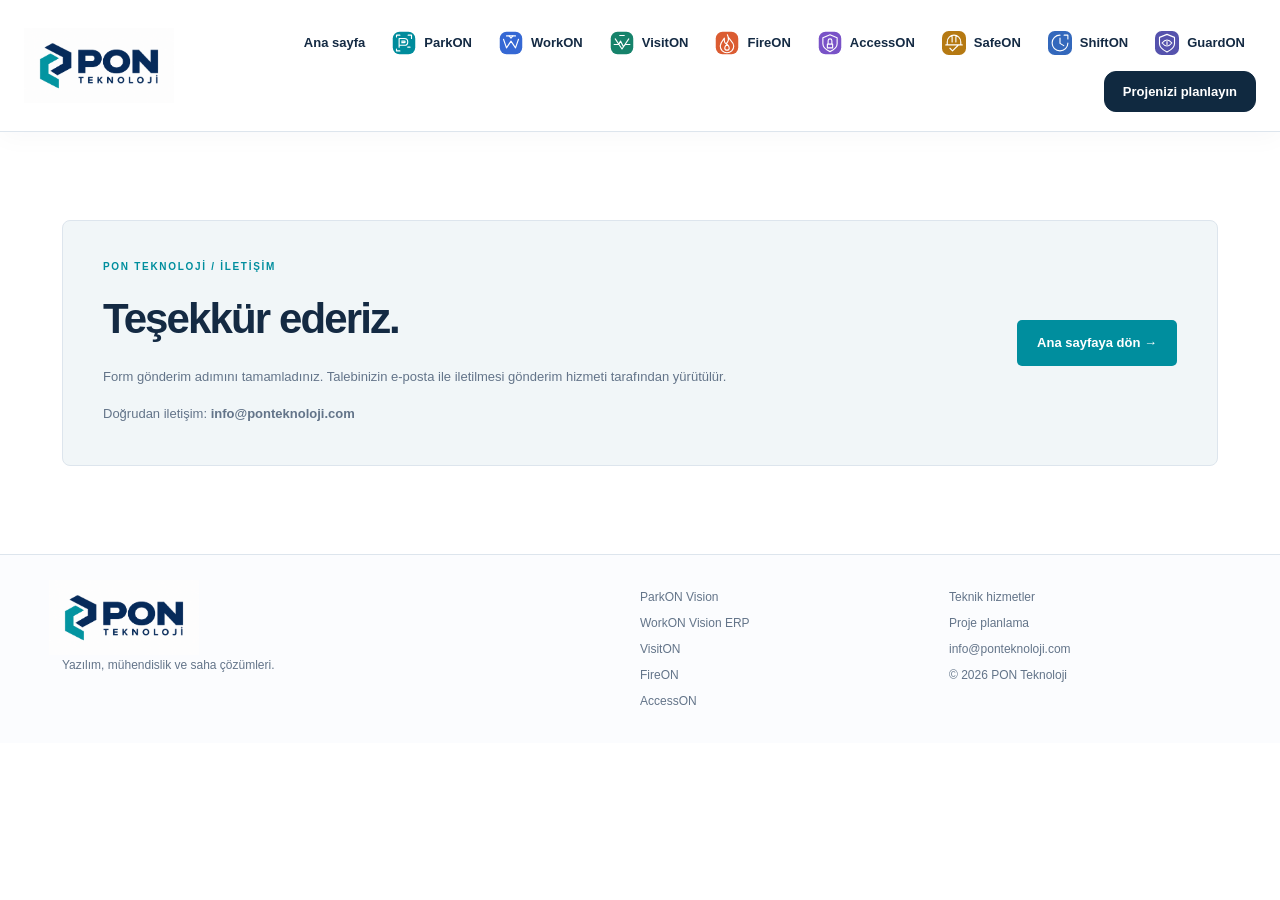
<file: tesekkurler.html>
<!doctype html><html lang="tr"><head><meta charset="utf-8"><meta name="viewport" content="width=device-width,initial-scale=1"><title>Talep gönderimi | PON Teknoloji</title><meta name="description" content="PON Teknoloji: ParkON, WorkON ERP, VisitON, FireON ve AccessON ile saha ve işletme çözümleri."><meta name="robots" content="noindex"><meta name="theme-color" content="#0b2037"><link rel="icon" href="assets/pon-teknoloji-logo.png"><link rel="stylesheet" href="assets/site.css?v=10"><script src="assets/site.js?v=10" defer></script><link rel="stylesheet" href="assets/brand.css?v=10"></head><body data-page="index"><a class="skip" href="#main">İçeriğe geç</a><header class="site-header"><div class="nav-wrap"><a class="brand" href="index.html?v=10" aria-label="PON Teknoloji ana sayfa"><img src="assets/pon-teknoloji-logo.png" alt="PON Teknoloji" width="177" height="88"></a><button class="menu-toggle" aria-expanded="false" aria-controls="site-nav">Menü ☰</button><nav id="site-nav" aria-label="Ana menü"><a class="nav-link nav-product" href="index.html?v=10">Ana sayfa</a><a class="nav-link nav-product" href="parkon.html?v=10"><img src="[data-uri]" alt="" width="24" height="24">ParkON</a><a class="nav-link nav-product" href="workon.html?v=10"><img src="[data-uri]" alt="" width="24" height="24">WorkON</a><a class="nav-link nav-product" href="visiton.html?v=10"><img src="[data-uri]" alt="" width="24" height="24">VisitON</a><a class="nav-link nav-product" href="fireon.html?v=10"><img src="[data-uri]" alt="" width="24" height="24">FireON</a><a class="nav-link nav-product" href="accesson.html?v=10"><img src="[data-uri]" alt="" width="24" height="24">AccessON</a><a class="nav-link nav-product" href="safeon.html?v=10"><img src="[data-uri]" alt="" width="24" height="24">SafeON</a><a class="nav-link nav-product" href="shifton.html?v=10"><img src="[data-uri]" alt="" width="24" height="24">ShiftON</a><a class="nav-link nav-product" href="guardon.html?v=10"><img src="[data-uri]" alt="" width="24" height="24">GuardON</a><a class="nav-cta" href="index.html?v=10#iletisim">Projenizi planlayın</a></nav></div></header><main id="main"><section class="wrap section"><div class="callout"><div><span class="eyebrow">PON TEKNOLOJİ / İLETİŞİM</span><h1 style="font-size:42px">Teşekkür ederiz.</h1><p>Form gönderim adımını tamamladınız. Talebinizin e-posta ile iletilmesi gönderim hizmeti tarafından yürütülür.</p><p style="margin-top:15px">Doğrudan iletişim: <a href="mailto:info@ponteknoloji.com"><strong>info@ponteknoloji.com</strong></a></p></div><a class="button primary" href="index.html?v=10">Ana sayfaya dön →</a></div></section></main><footer><div class="wrap foot"><div><img src="assets/pon-teknoloji-logo.png" alt="PON Teknoloji" width="150" height="75"><p>Yazılım, mühendislik ve saha çözümleri.</p></div><div><a href="parkon.html?v=10">ParkON Vision</a><a href="workon.html?v=10">WorkON Vision ERP</a><a href="visiton.html?v=10">VisitON</a><a href="fireon.html?v=10">FireON</a><a href="accesson.html?v=10">AccessON</a></div><div><a href="index.html?v=10#hizmetler">Teknik hizmetler</a><a href="index.html?v=10#iletisim">Proje planlama</a><a href="mailto:info@ponteknoloji.com">info@ponteknoloji.com</a><span>© 2026 PON Teknoloji</span></div></div></footer><div id="toast" role="status" class="toast" hidden></div></body></html>
</file>
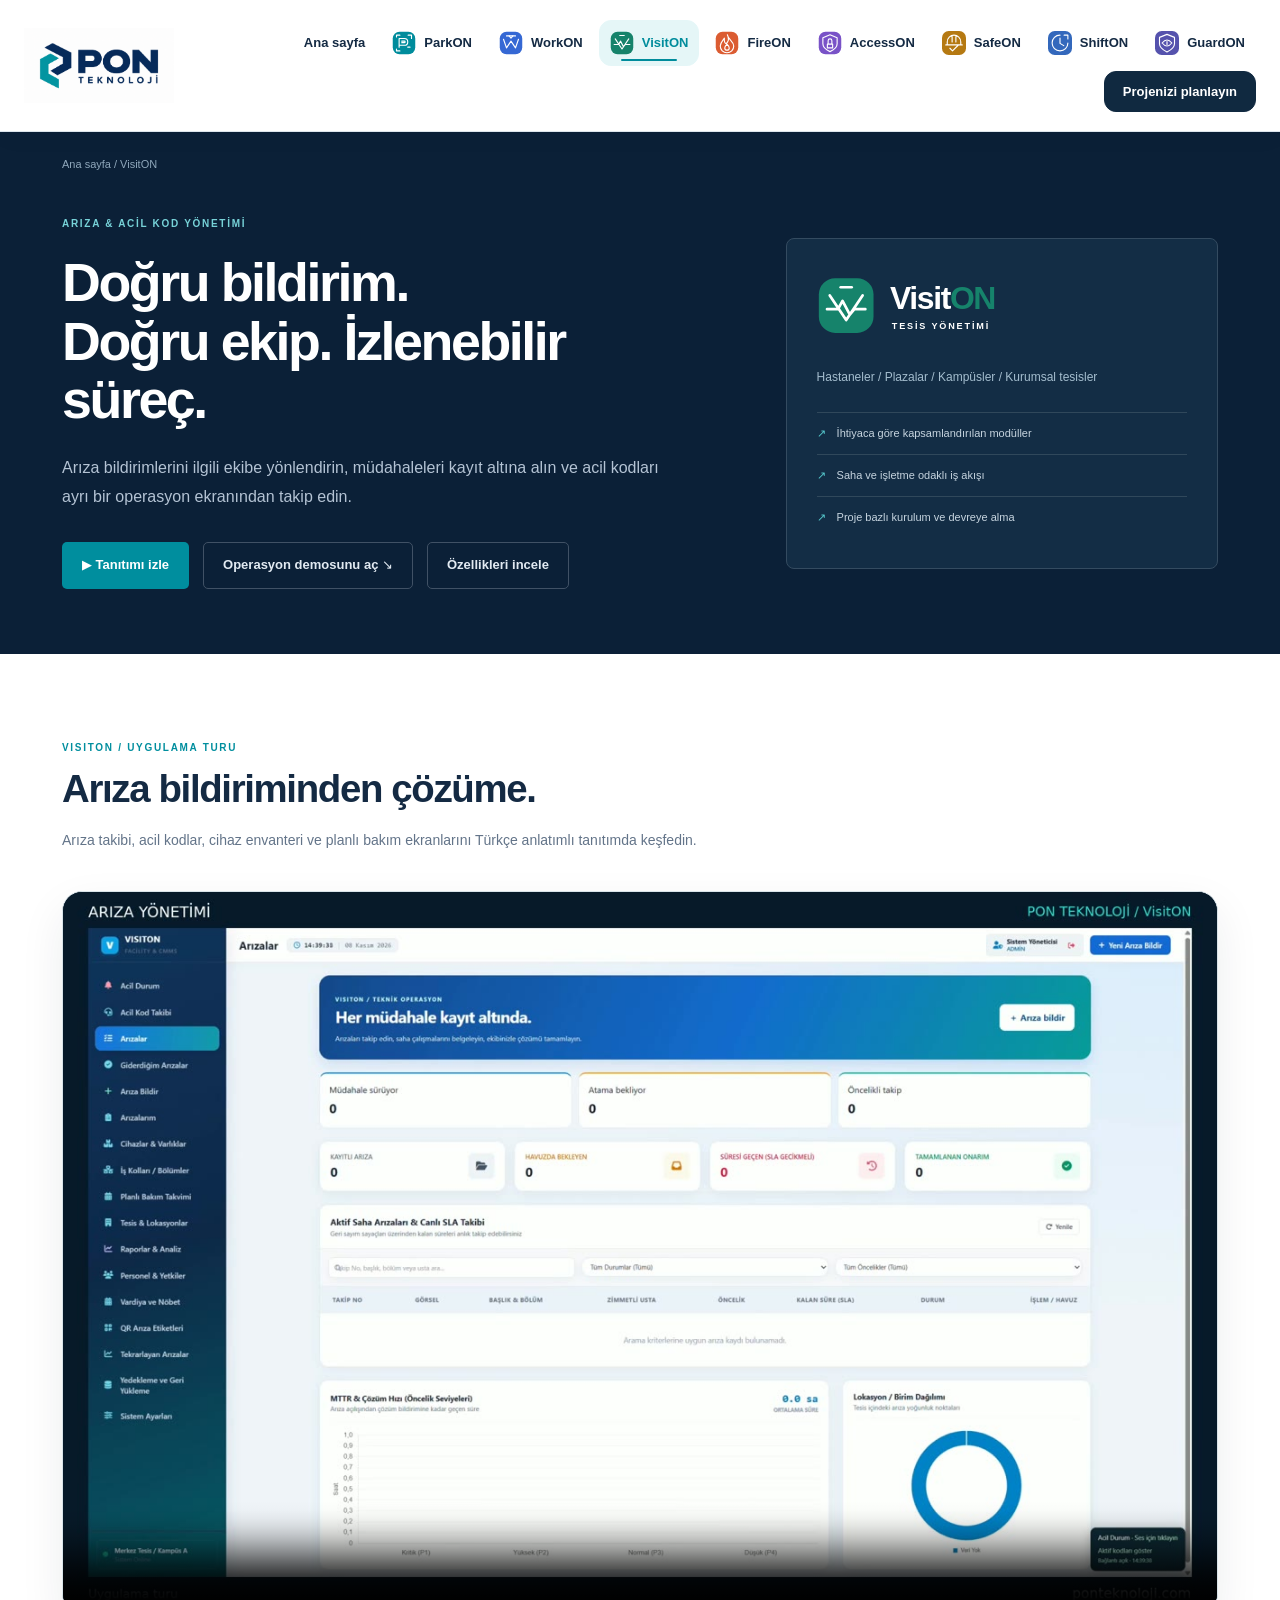
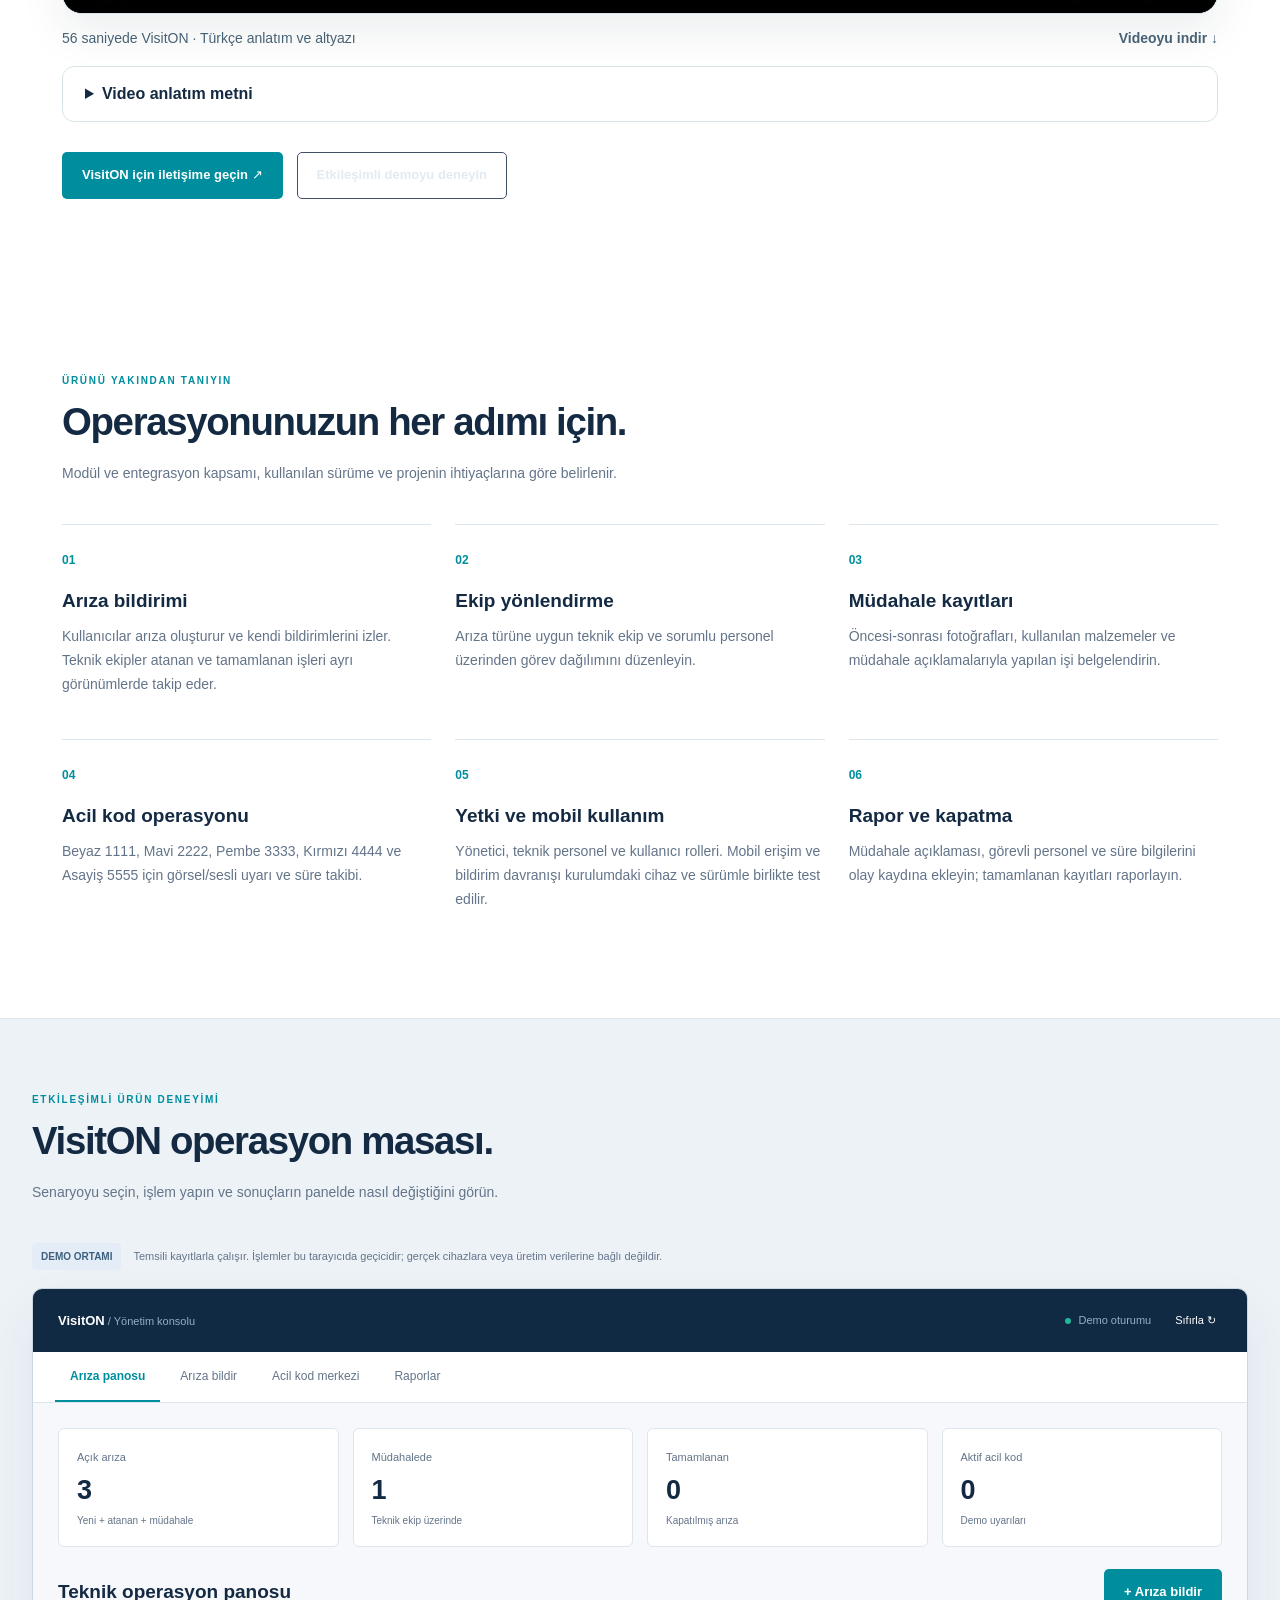
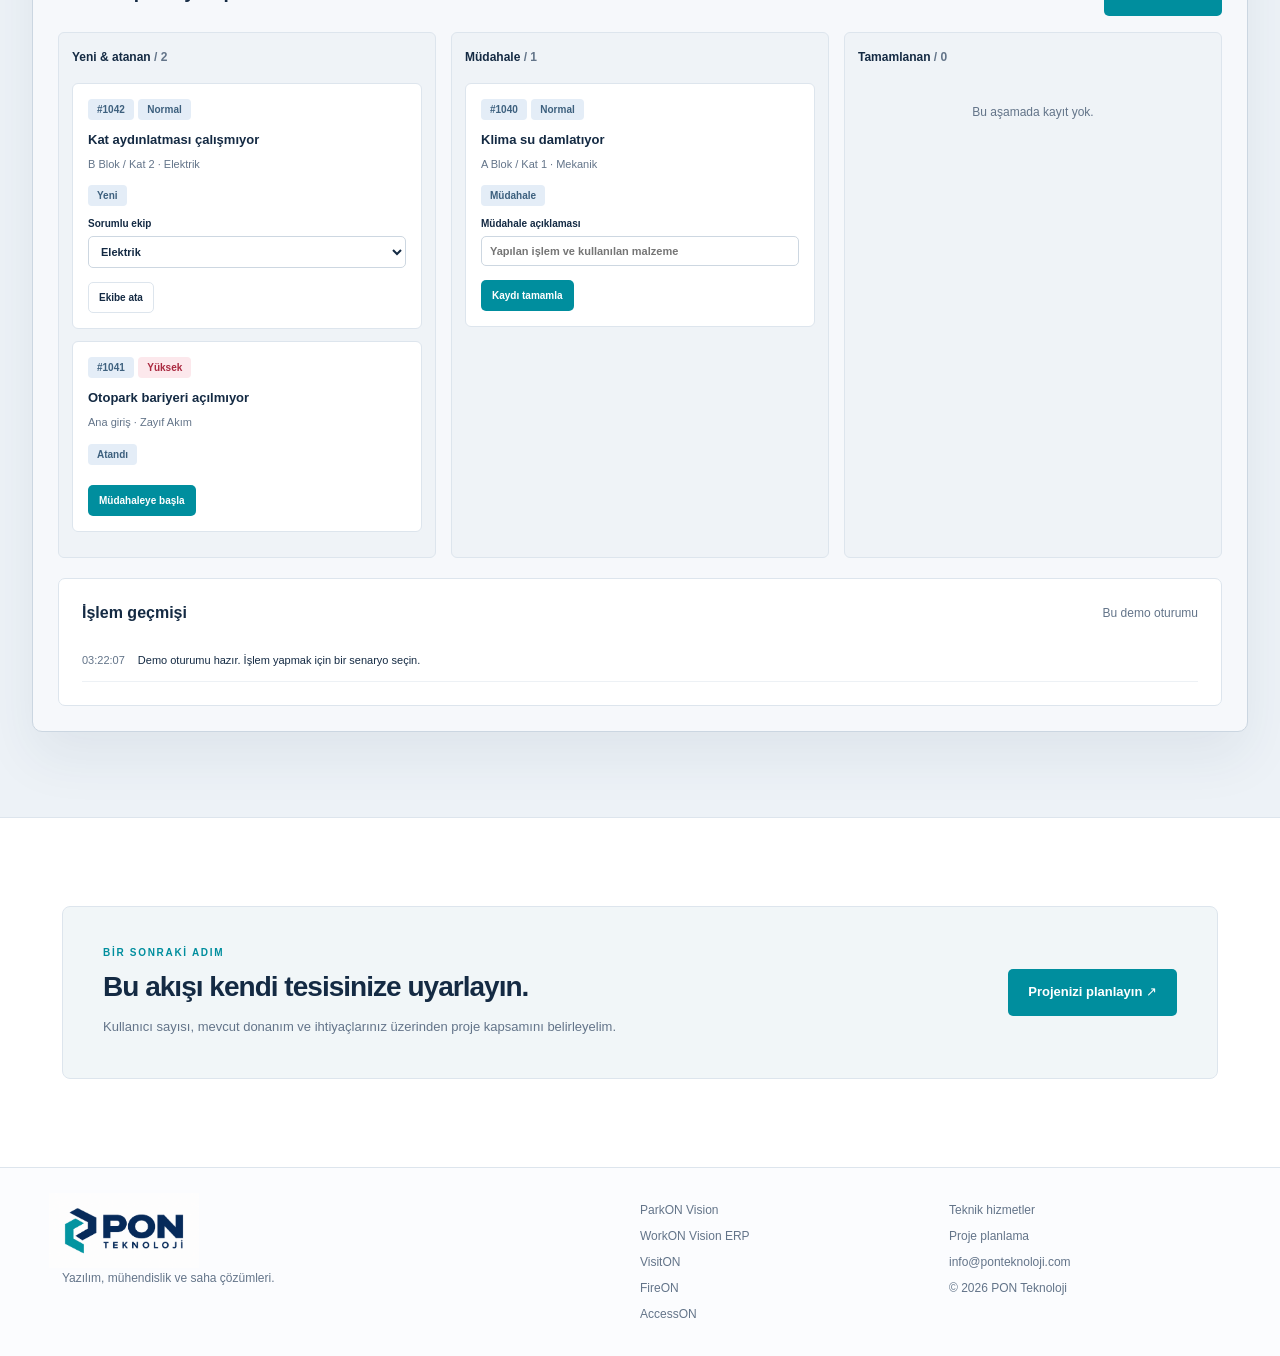
<file: visiton.html>
<!doctype html><html lang="tr"><head><meta charset="utf-8"><meta name="viewport" content="width=device-width,initial-scale=1"><title>VisitON | PON Teknoloji</title><meta name="description" content="Arıza bildirimlerini ilgili ekibe yönlendirin, müdahaleleri kayıt altına alın ve acil kodları ayrı bir operasyon ekranından takip edin."><meta name="theme-color" content="#0b2037"><link rel="icon" href="assets/pon-teknoloji-logo.png"><link rel="stylesheet" href="assets/site.css?v=10"><script src="assets/site.js?v=10" defer></script><link rel="stylesheet" href="assets/brand.css?v=10"></head><body data-page="visiton"><a class="skip" href="#main">İçeriğe geç</a><header class="site-header"><div class="nav-wrap"><a class="brand" href="index.html?v=10" aria-label="PON Teknoloji ana sayfa"><img src="assets/pon-teknoloji-logo.png" alt="PON Teknoloji" width="177" height="88"></a><button class="menu-toggle" aria-expanded="false" aria-controls="site-nav">Menü ☰</button><nav id="site-nav" aria-label="Ana menü"><a class="nav-link nav-product" href="index.html?v=10">Ana sayfa</a><a class="nav-link nav-product" href="parkon.html?v=10"><img src="[data-uri]" alt="" width="24" height="24">ParkON</a><a class="nav-link nav-product" href="workon.html?v=10"><img src="[data-uri]" alt="" width="24" height="24">WorkON</a><a class="nav-link nav-product" href="visiton.html?v=10" aria-current="page"><img src="[data-uri]" alt="" width="24" height="24">VisitON</a><a class="nav-link nav-product" href="fireon.html?v=10"><img src="[data-uri]" alt="" width="24" height="24">FireON</a><a class="nav-link nav-product" href="accesson.html?v=10"><img src="[data-uri]" alt="" width="24" height="24">AccessON</a><a class="nav-link nav-product" href="safeon.html?v=10"><img src="[data-uri]" alt="" width="24" height="24">SafeON</a><a class="nav-link nav-product" href="shifton.html?v=10"><img src="[data-uri]" alt="" width="24" height="24">ShiftON</a><a class="nav-link nav-product" href="guardon.html?v=10"><img src="[data-uri]" alt="" width="24" height="24">GuardON</a><a class="nav-cta" href="index.html?v=10#iletisim">Projenizi planlayın</a></nav></div></header><main id="main"><section class="product-hero green"><div class="wrap"><div class="breadcrumb"><a href="index.html?v=10">Ana sayfa</a> / VisitON</div><div class="product-hero-grid"><div><span class="eyebrow">ARIZA & ACİL KOD YÖNETİMİ</span><h1>Doğru bildirim.<br>Doğru ekip. İzlenebilir süreç.</h1><p class="lead">Arıza bildirimlerini ilgili ekibe yönlendirin, müdahaleleri kayıt altına alın ve acil kodları ayrı bir operasyon ekranından takip edin.</p><div class="actions"><a class="button primary" href="#tanitim">▶ Tanıtımı izle</a><a class="button ghost" href="#demo">Operasyon demosunu aç ↘</a><a class="button ghost" href="#ozellikler">Özellikleri incele</a></div></div><aside class="product-summary"><img class="product-logo" src="[data-uri]" alt="VisitON" width="340" height="80"><p>Hastaneler / Plazalar / Kampüsler / Kurumsal tesisler</p><div class="summary-line">İhtiyaca göre kapsamlandırılan modüller</div><div class="summary-line">Saha ve işletme odaklı iş akışı</div><div class="summary-line">Proje bazlı kurulum ve devreye alma</div></aside></div></div></section><section class="wrap section visiton-video-section" id="tanitim" aria-labelledby="video-title"><div class="section-title"><span class="eyebrow">VISITON / UYGULAMA TURU</span><h2 id="video-title">Arıza bildiriminden çözüme.</h2><p>Arıza takibi, acil kodlar, cihaz envanteri ve planlı bakım ekranlarını Türkçe anlatımlı tanıtımda keşfedin.</p></div><div class="visiton-video-frame"><video controls playsinline preload="none" poster="assets/video/visiton-kapak.jpg" width="1920" height="1200" aria-label="VisitON Türkçe anlatımlı tanıtım videosu"><source src="assets/video/visiton-tanitim.mp4" type="video/mp4"><track kind="captions" src="assets/video/visiton-tr.vtt" srclang="tr" label="Türkçe">Tarayıcınız video oynatmayı desteklemiyor. <a href="assets/video/visiton-tanitim.mp4">Videoyu açın</a>.</video></div><div class="visiton-video-meta"><span>56 saniyede VisitON · Türkçe anlatım ve altyazı</span><a href="assets/video/visiton-tanitim.mp4" download>Videoyu indir ↓</a></div><details class="visiton-transcript"><summary>Video anlatım metni</summary><p>VisitON ile tesisinizdeki arızaları ve acil kodları tek merkezden takip edin. Yönetim ekranından işlerin durumunu görün, acil kod sayfalarına kolayca geçin. Ekibinizin ihtiyaç duyduğu bilgilere aynı sistem üzerinden ulaşın. Yeni bir arıza için başlık, bölüm, konum ve öncelik bilgilerini belirleyin. Açıklama ve fotoğraf ekleyerek teknik ekibinize daha net bilgi aktarın. Cihaz ve varlık envanterinizi seri numarası, QR kodu ve konum bilgileriyle düzenleyin. Böylece bildirimleri ilgili ekipmanla ilişkilendirebilirsiniz. Planlı bakımlarınızı cihaz, tarih ve tekrar aralığına göre oluşturun. Bakım açıklamalarını kaydedin, yaklaşan işleri aynı ekrandan izleyin. Rapor alanlarını ihtiyacınıza göre seçin ve operasyon kayıtlarınızı değerlendirin. QR etiketlerinizi oluşturun, tekrarlayan arızaları inceleyin. VisitON için PON Teknoloji ile iletişime geçin.</p></details><div class="actions"><a class="button primary" href="index.html?v=10#iletisim">VisitON için iletişime geçin ↗</a><a class="button ghost" href="#demo">Etkileşimli demoyu deneyin</a></div></section><section class="wrap section" id="ozellikler"><div class="section-title"><span class="eyebrow">ÜRÜNÜ YAKINDAN TANIYIN</span><h2>Operasyonunuzun her adımı için.</h2><p>Modül ve entegrasyon kapsamı, kullanılan sürüme ve projenin ihtiyaçlarına göre belirlenir.</p></div><div class="feature-grid"><article class="feature"><span class="index">01</span><h3>Arıza bildirimi</h3><p>Kullanıcılar arıza oluşturur ve kendi bildirimlerini izler. Teknik ekipler atanan ve tamamlanan işleri ayrı görünümlerde takip eder.</p></article><article class="feature"><span class="index">02</span><h3>Ekip yönlendirme</h3><p>Arıza türüne uygun teknik ekip ve sorumlu personel üzerinden görev dağılımını düzenleyin.</p></article><article class="feature"><span class="index">03</span><h3>Müdahale kayıtları</h3><p>Öncesi-sonrası fotoğrafları, kullanılan malzemeler ve müdahale açıklamalarıyla yapılan işi belgelendirin.</p></article><article class="feature"><span class="index">04</span><h3>Acil kod operasyonu</h3><p>Beyaz 1111, Mavi 2222, Pembe 3333, Kırmızı 4444 ve Asayiş 5555 için görsel/sesli uyarı ve süre takibi.</p></article><article class="feature"><span class="index">05</span><h3>Yetki ve mobil kullanım</h3><p>Yönetici, teknik personel ve kullanıcı rolleri. Mobil erişim ve bildirim davranışı kurulumdaki cihaz ve sürümle birlikte test edilir.</p></article><article class="feature"><span class="index">06</span><h3>Rapor ve kapatma</h3><p>Müdahale açıklaması, görevli personel ve süre bilgilerini olay kaydına ekleyin; tamamlanan kayıtları raporlayın.</p></article></div></section><section class="demo-section" id="demo"><div class="wrap"><div class="section-title"><span class="eyebrow">ETKİLEŞİMLİ ÜRÜN DENEYİMİ</span><h2>VisitON operasyon masası.</h2><p>Senaryoyu seçin, işlem yapın ve sonuçların panelde nasıl değiştiğini görün.</p></div><div class="demo-note"><span class="badge">DEMO ORTAMI</span> Temsili kayıtlarla çalışır. İşlemler bu tarayıcıda geçicidir; gerçek cihazlara veya üretim verilerine bağlı değildir.</div><div class="console"><div class="console-header"><div><strong>VisitON</strong><span> / Yönetim konsolu</span></div><div class="console-actions"><span class="dot">Demo oturumu</span><button class="text-button" id="reset-demo">Sıfırla ↻</button></div></div><div id="demo-app"></div></div></div></section><section class="wrap section"><div class="callout"><div><span class="eyebrow">BİR SONRAKİ ADIM</span><h2>Bu akışı kendi tesisinize uyarlayın.</h2><p>Kullanıcı sayısı, mevcut donanım ve ihtiyaçlarınız üzerinden proje kapsamını belirleyelim.</p></div><a class="button primary" href="index.html?v=10#iletisim">Projenizi planlayın ↗</a></div></section></main><footer><div class="wrap foot"><div><img src="assets/pon-teknoloji-logo.png" alt="PON Teknoloji" width="150" height="75"><p>Yazılım, mühendislik ve saha çözümleri.</p></div><div><a href="parkon.html?v=10">ParkON Vision</a><a href="workon.html?v=10">WorkON Vision ERP</a><a href="visiton.html?v=10">VisitON</a><a href="fireon.html?v=10">FireON</a><a href="accesson.html?v=10">AccessON</a></div><div><a href="index.html?v=10#hizmetler">Teknik hizmetler</a><a href="index.html?v=10#iletisim">Proje planlama</a><a href="mailto:info@ponteknoloji.com">info@ponteknoloji.com</a><span>© 2026 PON Teknoloji</span></div></div></footer><div id="toast" role="status" class="toast" hidden></div></body></html>
</file>
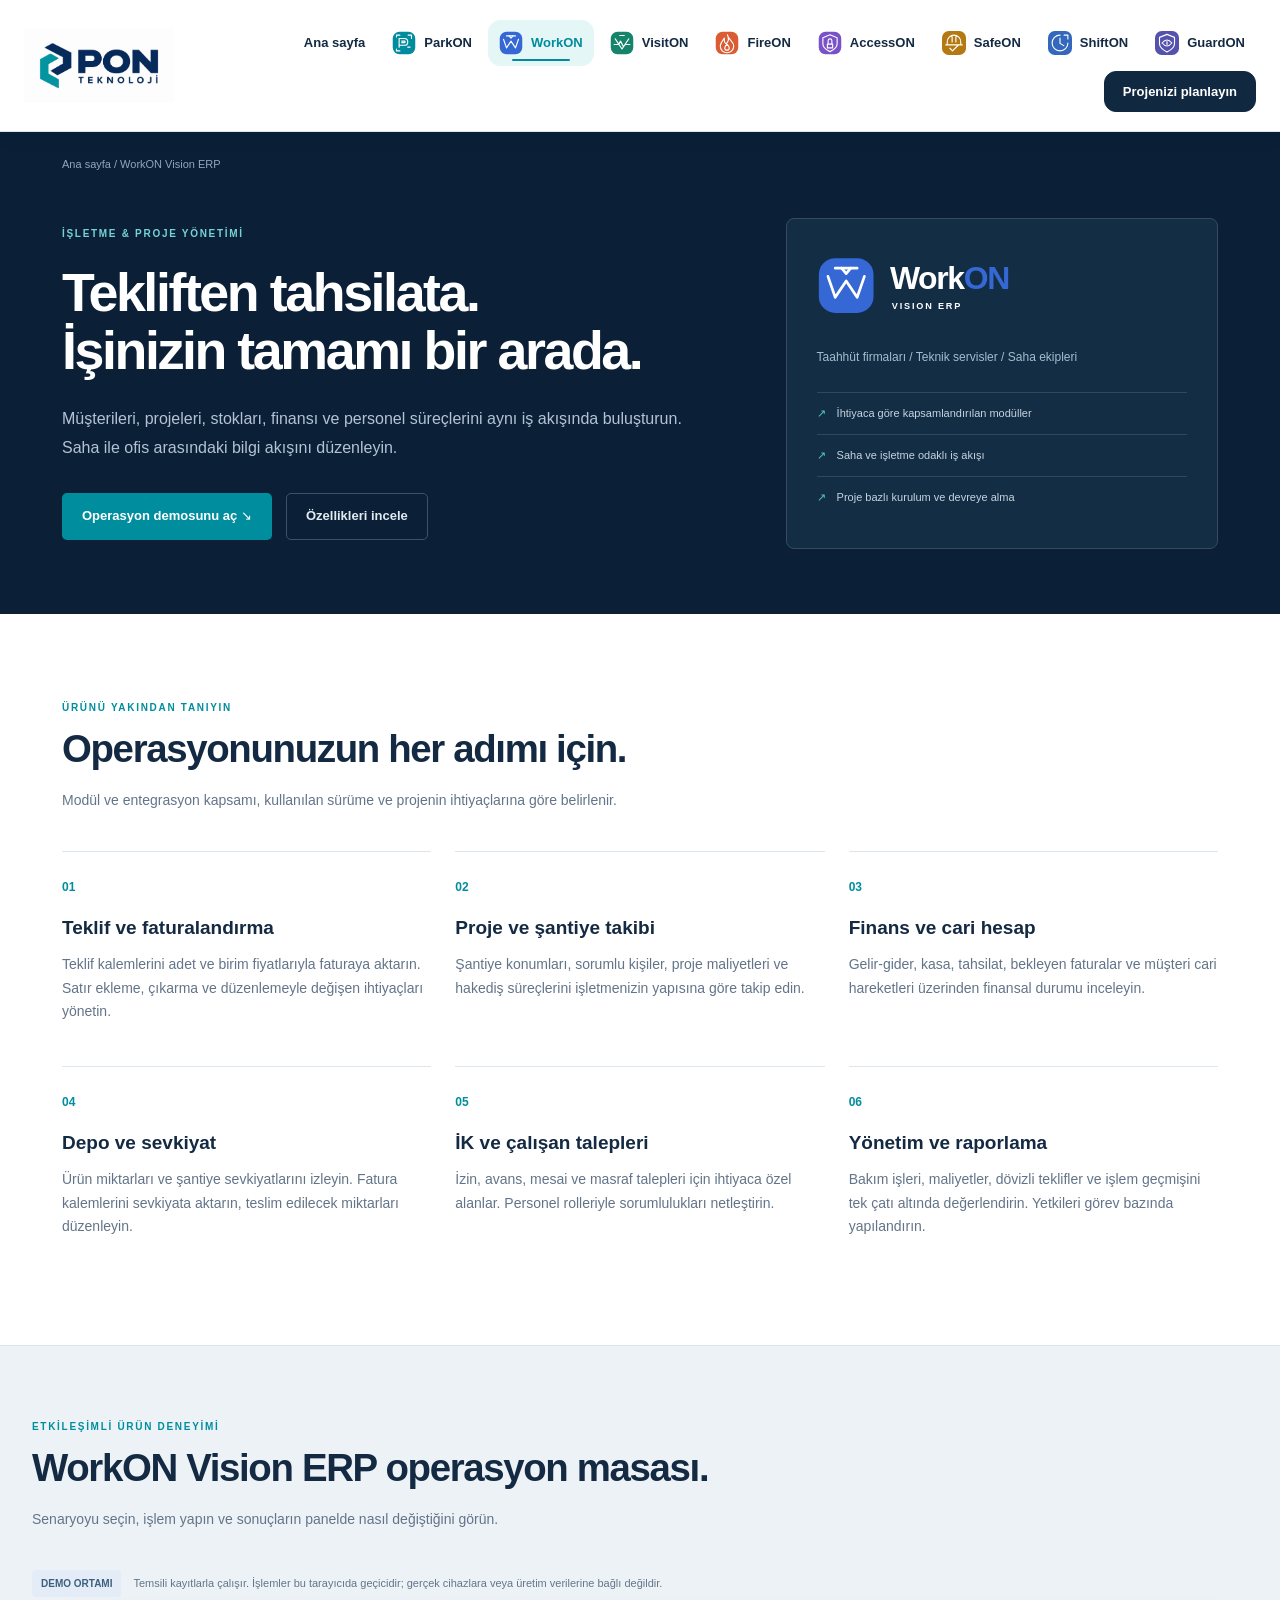
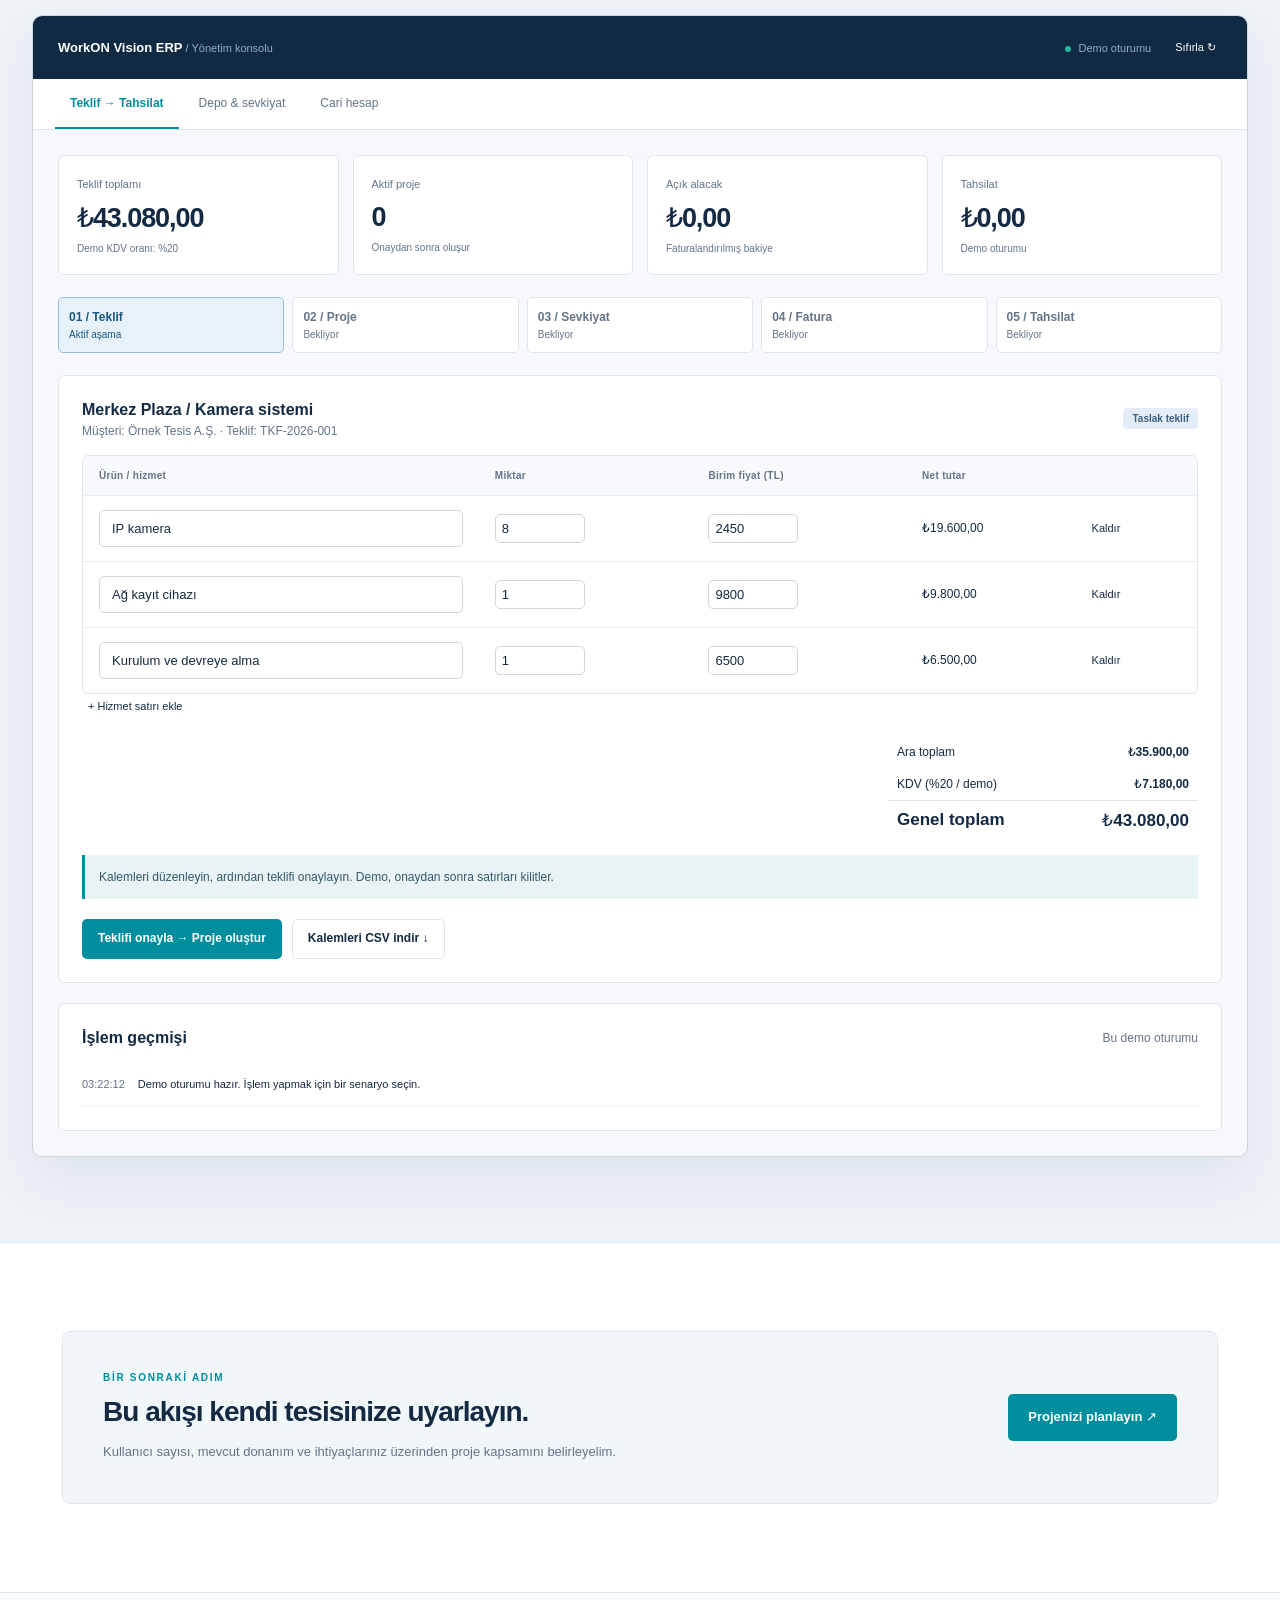
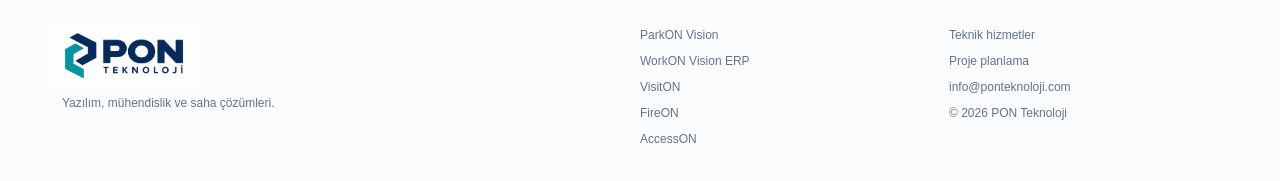
<file: workon.html>
<!doctype html><html lang="tr"><head><meta charset="utf-8"><meta name="viewport" content="width=device-width,initial-scale=1"><title>WorkON Vision ERP | PON Teknoloji</title><meta name="description" content="Müşterileri, projeleri, stokları, finansı ve personel süreçlerini aynı iş akışında buluşturun. Saha ile ofis arasındaki bilgi akışını düzenleyin."><meta name="theme-color" content="#0b2037"><link rel="icon" href="assets/pon-teknoloji-logo.png"><link rel="stylesheet" href="assets/site.css?v=10"><script src="assets/site.js?v=10" defer></script><link rel="stylesheet" href="assets/brand.css?v=10"></head><body data-page="workon"><a class="skip" href="#main">İçeriğe geç</a><header class="site-header"><div class="nav-wrap"><a class="brand" href="index.html?v=10" aria-label="PON Teknoloji ana sayfa"><img src="assets/pon-teknoloji-logo.png" alt="PON Teknoloji" width="177" height="88"></a><button class="menu-toggle" aria-expanded="false" aria-controls="site-nav">Menü ☰</button><nav id="site-nav" aria-label="Ana menü"><a class="nav-link nav-product" href="index.html?v=10">Ana sayfa</a><a class="nav-link nav-product" href="parkon.html?v=10"><img src="[data-uri]" alt="" width="24" height="24">ParkON</a><a class="nav-link nav-product" href="workon.html?v=10" aria-current="page"><img src="[data-uri]" alt="" width="24" height="24">WorkON</a><a class="nav-link nav-product" href="visiton.html?v=10"><img src="[data-uri]" alt="" width="24" height="24">VisitON</a><a class="nav-link nav-product" href="fireon.html?v=10"><img src="[data-uri]" alt="" width="24" height="24">FireON</a><a class="nav-link nav-product" href="accesson.html?v=10"><img src="[data-uri]" alt="" width="24" height="24">AccessON</a><a class="nav-link nav-product" href="safeon.html?v=10"><img src="[data-uri]" alt="" width="24" height="24">SafeON</a><a class="nav-link nav-product" href="shifton.html?v=10"><img src="[data-uri]" alt="" width="24" height="24">ShiftON</a><a class="nav-link nav-product" href="guardon.html?v=10"><img src="[data-uri]" alt="" width="24" height="24">GuardON</a><a class="nav-cta" href="index.html?v=10#iletisim">Projenizi planlayın</a></nav></div></header><main id="main"><section class="product-hero blue"><div class="wrap"><div class="breadcrumb"><a href="index.html?v=10">Ana sayfa</a> / WorkON Vision ERP</div><div class="product-hero-grid"><div><span class="eyebrow">İŞLETME & PROJE YÖNETİMİ</span><h1>Tekliften tahsilata.<br>İşinizin tamamı bir arada.</h1><p class="lead">Müşterileri, projeleri, stokları, finansı ve personel süreçlerini aynı iş akışında buluşturun. Saha ile ofis arasındaki bilgi akışını düzenleyin.</p><div class="actions"><a class="button primary" href="#demo">Operasyon demosunu aç ↘</a><a class="button ghost" href="#ozellikler">Özellikleri incele</a></div></div><aside class="product-summary"><img class="product-logo" src="[data-uri]" alt="WorkON" width="340" height="80"><p>Taahhüt firmaları / Teknik servisler / Saha ekipleri</p><div class="summary-line">İhtiyaca göre kapsamlandırılan modüller</div><div class="summary-line">Saha ve işletme odaklı iş akışı</div><div class="summary-line">Proje bazlı kurulum ve devreye alma</div></aside></div></div></section><section class="wrap section" id="ozellikler"><div class="section-title"><span class="eyebrow">ÜRÜNÜ YAKINDAN TANIYIN</span><h2>Operasyonunuzun her adımı için.</h2><p>Modül ve entegrasyon kapsamı, kullanılan sürüme ve projenin ihtiyaçlarına göre belirlenir.</p></div><div class="feature-grid"><article class="feature"><span class="index">01</span><h3>Teklif ve faturalandırma</h3><p>Teklif kalemlerini adet ve birim fiyatlarıyla faturaya aktarın. Satır ekleme, çıkarma ve düzenlemeyle değişen ihtiyaçları yönetin.</p></article><article class="feature"><span class="index">02</span><h3>Proje ve şantiye takibi</h3><p>Şantiye konumları, sorumlu kişiler, proje maliyetleri ve hakediş süreçlerini işletmenizin yapısına göre takip edin.</p></article><article class="feature"><span class="index">03</span><h3>Finans ve cari hesap</h3><p>Gelir-gider, kasa, tahsilat, bekleyen faturalar ve müşteri cari hareketleri üzerinden finansal durumu inceleyin.</p></article><article class="feature"><span class="index">04</span><h3>Depo ve sevkiyat</h3><p>Ürün miktarları ve şantiye sevkiyatlarını izleyin. Fatura kalemlerini sevkiyata aktarın, teslim edilecek miktarları düzenleyin.</p></article><article class="feature"><span class="index">05</span><h3>İK ve çalışan talepleri</h3><p>İzin, avans, mesai ve masraf talepleri için ihtiyaca özel alanlar. Personel rolleriyle sorumlulukları netleştirin.</p></article><article class="feature"><span class="index">06</span><h3>Yönetim ve raporlama</h3><p>Bakım işleri, maliyetler, dövizli teklifler ve işlem geçmişini tek çatı altında değerlendirin. Yetkileri görev bazında yapılandırın.</p></article></div></section><section class="demo-section" id="demo"><div class="wrap"><div class="section-title"><span class="eyebrow">ETKİLEŞİMLİ ÜRÜN DENEYİMİ</span><h2>WorkON Vision ERP operasyon masası.</h2><p>Senaryoyu seçin, işlem yapın ve sonuçların panelde nasıl değiştiğini görün.</p></div><div class="demo-note"><span class="badge">DEMO ORTAMI</span> Temsili kayıtlarla çalışır. İşlemler bu tarayıcıda geçicidir; gerçek cihazlara veya üretim verilerine bağlı değildir.</div><div class="console"><div class="console-header"><div><strong>WorkON Vision ERP</strong><span> / Yönetim konsolu</span></div><div class="console-actions"><span class="dot">Demo oturumu</span><button class="text-button" id="reset-demo">Sıfırla ↻</button></div></div><div id="demo-app"></div></div></div></section><section class="wrap section"><div class="callout"><div><span class="eyebrow">BİR SONRAKİ ADIM</span><h2>Bu akışı kendi tesisinize uyarlayın.</h2><p>Kullanıcı sayısı, mevcut donanım ve ihtiyaçlarınız üzerinden proje kapsamını belirleyelim.</p></div><a class="button primary" href="index.html?v=10#iletisim">Projenizi planlayın ↗</a></div></section></main><footer><div class="wrap foot"><div><img src="assets/pon-teknoloji-logo.png" alt="PON Teknoloji" width="150" height="75"><p>Yazılım, mühendislik ve saha çözümleri.</p></div><div><a href="parkon.html?v=10">ParkON Vision</a><a href="workon.html?v=10">WorkON Vision ERP</a><a href="visiton.html?v=10">VisitON</a><a href="fireon.html?v=10">FireON</a><a href="accesson.html?v=10">AccessON</a></div><div><a href="index.html?v=10#hizmetler">Teknik hizmetler</a><a href="index.html?v=10#iletisim">Proje planlama</a><a href="mailto:info@ponteknoloji.com">info@ponteknoloji.com</a><span>© 2026 PON Teknoloji</span></div></div></footer><div id="toast" role="status" class="toast" hidden></div></body></html>
</file>
<file: assets/site.css>
:root{--navy:#0b2037;--ink:#142a43;--muted:#637489;--line:#dde5ed;--teal:#008e9e;--blue:#2463dc;--light:#f3f6fa;--green:#137a61;--red:#c23e50;font-family:Inter,Segoe UI,Arial,sans-serif;color:var(--ink);background:white;font-synthesis:none}*{box-sizing:border-box}body{margin:0}a{color:inherit;text-decoration:none}button,input,select,textarea{font:inherit}button,a,input,select,textarea{-webkit-tap-highlight-color:transparent}button{cursor:pointer}button:disabled{opacity:.4;cursor:not-allowed}button:focus-visible,a:focus-visible,input:focus-visible,select:focus-visible,textarea:focus-visible,summary:focus-visible{outline:3px solid #00aabb;outline-offset:3px}h1,h2,h3,p{margin-top:0}h1{font-size:clamp(40px,4.6vw,66px);line-height:1.09;letter-spacing:-.045em;font-weight:650;margin:24px 0}h2{font-size:clamp(27px,3vw,39px);letter-spacing:-.035em;line-height:1.2;font-weight:650}h3{font-size:19px;line-height:1.35}p{line-height:1.7}em{font-style:normal;color:#62d4da}.wrap{max-width:1220px;margin:auto;padding:0 32px}.section{padding-top:88px;padding-bottom:88px}.site-header{height:86px;border-bottom:1px solid var(--line);background:#fff;position:sticky;top:0;z-index:20}.nav-wrap{max-width:1284px;margin:auto;padding:0 32px;height:100%;display:flex;justify-content:space-between;align-items:center}.brand{width:176px;height:80px;display:flex;align-items:center;overflow:hidden}.brand img{width:174px;height:87px;object-fit:contain}.site-header nav{display:flex;align-items:center;gap:30px;font-size:13px;font-weight:600}.site-header nav a[aria-current]{color:var(--teal)}.site-header nav a:hover{color:var(--teal)}.nav-cta{padding:12px 18px;border:1px solid var(--line);border-radius:5px}.menu-toggle{display:none}.eyebrow{font-size:10px;letter-spacing:.17em;font-weight:700;color:var(--teal);display:block}.home-hero,.product-hero{background:var(--navy);color:white;position:relative;overflow:hidden}.home-hero:before{content:'';position:absolute;inset:0;pointer-events:none;background:linear-gradient(115deg,transparent 55%,#00abb312);background-size:100%}.hero-grid{padding-top:92px;padding-bottom:84px;display:grid;grid-template-columns:1.12fr 1fr;gap:70px;align-items:center}.home-hero .eyebrow,.product-hero .eyebrow{color:#77d2d8}.lead{color:#b4c3d4;font-size:16px;max-width:620px;line-height:1.85}.actions{display:flex;gap:14px;flex-wrap:wrap;margin-top:30px}.button{display:inline-flex;justify-content:center;align-items:center;gap:9px;padding:14px 19px;font-size:13px;font-weight:650;border:1px solid transparent;border-radius:5px;line-height:1.3}.primary{background:var(--teal);color:#fff}.primary:hover{background:#007483}.ghost{border-color:#405165;color:#e2eaf2;background:transparent}.secondary{border-color:var(--line);background:#fff;color:var(--ink)}.danger{background:#fff1f3;border-color:#f2bac2;color:#aa2339}.hero-meta{display:flex;gap:20px;margin-top:45px;color:#8fa7bd;font-size:10px;flex-wrap:wrap}.ecosystem{border:1px solid #395168;background:#102940;border-radius:9px;box-shadow:0 30px 60px #0002;transform:translateY(12px)}.eco-top,.eco-bottom{display:flex;justify-content:space-between;gap:12px;padding:20px 25px;font-size:10px;letter-spacing:.06em;color:#9db4c8}.eco-top{border-bottom:1px solid #2b4258}.eco-row{display:flex;align-items:center;gap:20px;padding:26px;border-bottom:1px solid #2b4258}.eco-row:hover{background:#193850}.eco-number{font-size:14px;color:#7bd3d6;border:1px solid #416072;border-radius:6px;padding:10px}.eco-row div{flex:1}.eco-row h3{margin:0 0 7px;font-size:19px}.eco-row p{margin:0;color:#9fb3c6;font-size:12px}.eco-row>span{color:#61d2d8;font-size:24px}.dot:before{content:'';display:inline-block;width:6px;height:6px;border-radius:50%;background:#25b69b;margin-right:7px}.section-title{max-width:750px;margin-bottom:38px}.section-title h2{margin:13px 0 17px}.section-title p{color:var(--muted);font-size:14px;margin:0}.product-grid,.feature-grid{display:grid;grid-template-columns:repeat(3,minmax(0,1fr));gap:24px}.product-card{border:1px solid var(--line);border-radius:9px;padding:28px;display:flex;flex-direction:column;background:#fff;transition:transform .2s,box-shadow .2s}.product-card:hover{transform:translateY(-4px);box-shadow:0 16px 35px #1b354410}.card-top{display:flex;align-items:center;justify-content:space-between;font-size:9px;color:var(--muted);margin-bottom:35px}.product-mark{width:54px;height:54px;border-radius:12px;background:#e4f4f5;display:flex;align-items:center;justify-content:center;color:var(--teal);font-weight:800;font-size:23px}.product-mark small{font-size:10px;align-self:center;margin-top:8px}.blue .product-mark{background:#eaf0ff;color:var(--blue)}.green .product-mark{background:#e7f5ed;color:var(--green)}.product-card h3{font-size:24px;margin:14px 0}.product-card p{color:var(--muted);font-size:13px}.product-card ul{list-style:none;margin:12px 0 26px;padding:0;flex:1;font-size:12px}.product-card li{padding:8px 0;border-bottom:1px solid #eef2f5}.product-card li:before{content:'✓';color:var(--teal);margin-right:9px}.card-link{display:flex;justify-content:space-between;border-top:1px solid var(--line);padding-top:21px;font-size:12px;font-weight:700;color:var(--teal)}.service-band{background:var(--light);border-block:1px solid var(--line)}.feature{border-top:1px solid var(--line);padding:25px 0 18px}.feature .index{font-size:12px;color:var(--teal);font-weight:600}.feature h3{margin:20px 0 12px}.feature p{font-size:14px;color:var(--muted);margin-bottom:0}.contact-grid{display:grid;grid-template-columns:1fr 1.3fr;gap:70px}.process{padding:0;list-style:none;counter-reset:step}.process li{counter-increment:step;position:relative;padding:10px 0 22px 45px}.process li:before{content:'0'counter(step);position:absolute;left:0;color:var(--teal);font-size:12px}.process b,.process span{display:block;font-size:14px}.process span{font-size:12px;color:var(--muted);margin-top:7px}.panel{background:white;border:1px solid var(--line);border-radius:7px;padding:23px;min-width:0}.panel h3{font-size:16px;margin-bottom:18px}.fields{display:grid;grid-template-columns:1fr 1fr;gap:15px}label{font-size:12px;font-weight:600;display:block;margin-bottom:14px}input,select,textarea{display:block;width:100%;margin-top:7px;border:1px solid #cdd7e1;border-radius:5px;padding:10px 12px;background:white;color:var(--ink);font-size:13px;min-width:0}textarea{resize:vertical}.muted{color:var(--muted)}.small{font-size:12px}.foot{display:grid;grid-template-columns:2fr 1fr 1fr;gap:40px;padding-top:35px;padding-bottom:35px}.foot>div{display:flex;flex-direction:column;gap:12px;font-size:12px;color:var(--muted)}.foot img{object-fit:contain;margin:-10px 0 -12px -13px}.foot p{margin:0}footer{border-top:1px solid var(--line);background:#fbfcfe}.product-hero .wrap{padding-top:26px;padding-bottom:65px}.breadcrumb{color:#8fa7bb;font-size:11px;margin-bottom:48px}.product-hero-grid{display:grid;grid-template-columns:1.5fr 1fr;gap:75px;align-items:center}.product-hero h1{font-size:clamp(36px,4.2vw,57px)}.product-summary{padding:30px;background:#132d45;border:1px solid #344b60;border-radius:8px}.product-summary h2{font-size:25px;margin:20px 0 12px}.product-summary p{font-size:12px;color:#a4bdce;margin-bottom:25px}.summary-line{font-size:11px;border-top:1px solid #30485b;padding:14px 0;color:#c6d4df}.summary-line:before{content:'↗';color:#56c9cd;margin-right:11px}.demo-section{background:#edf2f7;padding:75px 0 85px;border-block:1px solid var(--line);scroll-margin-top:90px}.demo-section>.wrap{max-width:1380px}.demo-note{display:flex;align-items:center;gap:12px;font-size:11px;color:#63758a;margin-bottom:18px;line-height:1.7}.badge{display:inline-block;padding:5px 9px;border-radius:4px;background:#e4edf7;color:#3d607e;font-size:10px;font-weight:700;white-space:nowrap}.badge.green{background:#e4f5ee;color:#167650}.badge.red{background:#fce8ec;color:#aa2940}.badge.amber{background:#fff1d9;color:#936513}.console{border:1px solid #cbd6e1;border-radius:10px;box-shadow:0 25px 55px #17324e12;overflow:hidden;background:#f6f8fb}.console-header{padding:19px 25px;background:#102a43;color:white;display:flex;align-items:center;justify-content:space-between;font-size:13px;gap:15px}.console-header span{color:#96aec3;font-size:11px}.console-actions{display:flex;gap:18px;align-items:center}.text-button{border:0;background:none;color:inherit;font-size:11px;padding:6px}.tabs{display:flex;gap:5px;border-bottom:1px solid var(--line);padding:0 22px;background:white;overflow:auto}.tab{border:0;border-bottom:2px solid transparent;background:transparent;padding:17px 15px;white-space:nowrap;color:var(--muted);font-size:12px}.tab.active{color:var(--teal);border-color:var(--teal);font-weight:700}.demo-body{padding:25px}.metrics{display:grid;grid-template-columns:repeat(4,minmax(0,1fr));gap:14px;margin-bottom:22px}.metric{background:white;border:1px solid var(--line);border-radius:6px;padding:18px}.metric span{font-size:11px;color:var(--muted)}.metric b{display:block;font-size:27px;letter-spacing:-.04em;margin:10px 0 4px}.metric small{font-size:10px;color:var(--muted)}.demo-grid{display:grid;grid-template-columns:1.4fr 1fr;gap:20px;align-items:start}.camera{background:#142a3b;border-radius:6px;position:relative;overflow:hidden}.camera svg{width:100%;display:block}.camera-head{padding:14px 18px;display:flex;justify-content:space-between;color:#a9bfd2;font-size:10px;background:#102335}.camera-caption{color:#cadbe7;padding:15px 18px;display:flex;justify-content:space-between;font-size:12px}.plate{background:#f1f6fa;border-left:9px solid #2563ad;border-radius:3px;color:#15283d;font-family:monospace;font-size:22px;font-weight:700;padding:7px 16px;display:inline-block;letter-spacing:.05em}.camera-result{padding:14px 18px;display:flex;justify-content:space-between;gap:10px;align-items:center;background:#1b354a}.camera-result span{color:#8ed9d3;font-size:11px}.barrier-arm{transform-origin:465px 220px;transition:transform 1s}.barrier-open .barrier-arm{transform:rotate(-65deg)}.scan-line{animation:scan 2.8s infinite;opacity:.65}@keyframes scan{0%,100%{transform:translateY(0)}50%{transform:translateY(62px)}}.toolbar{display:flex;gap:12px;justify-content:space-between;align-items:center;flex-wrap:wrap;margin:0 0 16px}.toolbar h3{margin:0}.toolbar input{width:240px;margin:0}.table-wrap{overflow:auto;max-width:100%;border:1px solid var(--line);border-radius:6px;background:white}table{width:100%;border-collapse:collapse;font-size:12px;text-align:left;white-space:nowrap}th{font-size:10px;letter-spacing:.03em;color:var(--muted);background:#f7f9fc;font-weight:600}td,th{padding:14px 16px;border-bottom:1px solid #e8edf2}tr:last-child td{border-bottom:0}.log-panel{margin-top:20px}.logs{max-height:190px;overflow:auto}.log{display:flex;gap:13px;font-size:11px;padding:12px 0;border-bottom:1px solid #edf1f5;line-height:1.6}.log time{color:var(--muted);white-space:nowrap}.log span{flex:1}.notice{padding:12px 14px;background:#e9f3f6;border-left:3px solid var(--teal);font-size:12px;line-height:1.7;color:#335869;margin:15px 0}.stepper{display:grid;grid-template-columns:repeat(5,minmax(0,1fr));margin-bottom:22px;gap:8px}.step{font-size:10px;border:1px solid var(--line);border-radius:5px;background:white;padding:12px 10px;color:var(--muted)}.step.done{background:#e8f4f0;border-color:#b7dccc;color:#166b53}.step.current{background:#e7f1fa;border-color:#96bdde;color:#175981}.step b{display:block;font-size:12px;margin-bottom:5px}.line-input{width:90px;padding:6px;margin:0}.totals{margin-left:auto;max-width:310px;margin-top:18px}.totals div{display:flex;justify-content:space-between;padding:9px;font-size:12px}.totals .grand{border-top:1px solid var(--line);font-size:17px;font-weight:700}.action-bar{display:flex;gap:10px;align-items:center;flex-wrap:wrap;margin-top:20px}.action-bar .button{padding:11px 15px;font-size:12px}.progress{height:7px;background:#e7ecf1;border-radius:4px;overflow:hidden;margin-top:10px}.progress i{display:block;height:100%;background:var(--teal)}.kanban{display:grid;grid-template-columns:repeat(3,minmax(0,1fr));gap:15px}.kanban-col{border:1px solid var(--line);background:#eff3f7;border-radius:6px;padding:13px;min-width:0}.kanban-col>h3{font-size:12px;margin:3px 0 18px}.ticket{background:white;border:1px solid var(--line);border-radius:6px;padding:15px;margin-bottom:12px}.ticket h4{font-size:13px;margin:12px 0 8px;overflow-wrap:anywhere}.ticket p{font-size:11px;color:var(--muted);margin:0 0 12px}.ticket .button{padding:8px 10px;font-size:10px}.ticket label{font-size:10px;margin-top:12px}.ticket input,.ticket select{font-size:11px;padding:8px}.code-buttons{display:grid;grid-template-columns:repeat(5,minmax(0,1fr));gap:8px}.code-button{border:1px solid var(--line);border-radius:5px;padding:13px 6px;background:white;font-size:11px;color:var(--ink)}.code-button b{display:block;margin-top:5px}.code-button[data-code="Mavi"]{border-top:4px solid #3084c9}.code-button[data-code="Beyaz"]{border-top:4px solid #b5c2cc}.code-button[data-code="Pembe"]{border-top:4px solid #d65a9a}.code-button[data-code="Kırmızı"]{border-top:4px solid #c73b4c}.code-button[data-code="Asayiş"]{border-top:4px solid #8e6bc4}.emergency{border:1px solid #e5b7bd;background:#fff7f8;border-radius:6px;padding:22px;margin-top:20px}.emergency-header{display:flex;justify-content:space-between;align-items:center;gap:15px}.countdown{font-variant-numeric:tabular-nums;font-size:30px;color:#b32b42}.empty{color:var(--muted);font-size:12px;padding:22px;text-align:center}.callout{background:#f1f6f8;border:1px solid var(--line);border-radius:8px;padding:40px;display:flex;align-items:center;justify-content:space-between;gap:35px}.callout h2{font-size:28px;margin:12px 0}.callout p{font-size:13px;color:var(--muted);margin:0}.callout .button{white-space:nowrap}.toast{position:fixed;bottom:25px;left:50%;transform:translateX(-50%);background:#102a43;color:white;box-shadow:0 8px 30px #0003;padding:16px 24px;border-radius:7px;z-index:50;font-size:13px;max-width:90vw;line-height:1.5}.skip{position:fixed;left:16px;top:-80px;z-index:100;background:white;padding:15px}.skip:focus{top:10px}[hidden]{display:none!important}section[id]{scroll-margin-top:105px}html{scroll-behavior:smooth}
@media(max-width:1000px){.hero-grid,.product-hero-grid{gap:35px}.hero-grid{padding-top:65px;padding-bottom:65px}.site-header nav{gap:18px}.nav-cta{display:none}.product-grid{gap:14px}.product-card{padding:22px}.product-card h3{font-size:21px}.demo-grid{grid-template-columns:1fr}.contact-grid{gap:30px}.feature-grid{grid-template-columns:repeat(2,minmax(0,1fr))}.console-header{flex-wrap:wrap}.callout{padding:28px}}
@media(max-width:700px){.wrap{padding-left:20px;padding-right:20px}.nav-wrap{padding:0 20px}.site-header{height:74px}.brand{height:70px;width:145px}.brand img{width:145px;height:72px}.menu-toggle{display:block;background:white;border:1px solid var(--line);border-radius:4px;padding:8px;font-size:12px}.site-header nav{display:none;position:absolute;top:74px;left:0;right:0;background:white;border-bottom:1px solid var(--line);padding:20px;flex-direction:column;align-items:stretch;gap:20px}.site-header nav.open{display:flex}.nav-cta{display:block}.hero-grid,.product-hero-grid,.contact-grid{grid-template-columns:1fr}.hero-grid{padding-top:45px;padding-bottom:45px;gap:32px}.hero-meta{gap:12px;font-size:9px}.ecosystem{transform:none}.eco-row{padding:20px}.eco-top,.eco-bottom{padding:18px;font-size:9px}.section{padding-top:52px;padding-bottom:52px}.product-grid,.feature-grid{grid-template-columns:1fr}.product-card{padding:27px}.card-top{margin-bottom:25px}.product-summary{padding:25px}.breadcrumb{margin-bottom:30px}.product-hero .wrap{padding-bottom:40px}.demo-section{padding:50px 0}.demo-note{align-items:flex-start;flex-direction:column;gap:7px}.console-header{padding:17px}.console-actions{width:100%;justify-content:space-between}.tabs{padding:0 8px}.tab{padding:15px 11px;font-size:11px}.demo-body{padding:13px}.metrics{grid-template-columns:repeat(2,minmax(0,1fr));gap:9px}.metric{padding:13px}.metric b{font-size:23px}.panel{padding:16px}.fields{grid-template-columns:1fr}.stepper{grid-template-columns:repeat(3,minmax(0,1fr))}.step{padding:9px 7px}.kanban{grid-template-columns:1fr}.code-buttons{grid-template-columns:repeat(3,minmax(0,1fr))}.callout{display:block;padding:25px}.callout .button{margin-top:20px}.foot{grid-template-columns:1fr;gap:25px}.toolbar input{width:100%}.camera-result{flex-wrap:wrap}.plate{font-size:18px}.emergency-header{align-items:flex-start}.lead{font-size:14px}.product-hero-grid{gap:30px}h1{font-size:42px}.section-title{margin-bottom:28px}}
@media(prefers-reduced-motion:reduce){html{scroll-behavior:auto}*,*:before,*:after{animation:none!important;transition:none!important}}
/* FireON and AccessON */
.fire .product-mark{color:#b94f29;background:#fff0e8}.access .product-mark{color:#6b51ad;background:#f0ebfa}.product-grid{grid-template-columns:repeat(6,minmax(0,1fr))}.product-card{grid-column:span 2}.product-card:nth-child(n+4){grid-column:span 3}.home-hero .eco-row{padding-top:18px;padding-bottom:18px}.site-header nav{gap:21px}.fire-scene,.access-scene{border-radius:7px;overflow:hidden;background:#10283c}.fire-scene svg{width:100%;display:block}.fire-stages{display:grid;grid-template-columns:repeat(7,minmax(0,1fr));gap:7px;margin-bottom:20px}.fire-stages span{background:white;border:1px solid var(--line);padding:12px 8px;border-radius:5px;font-size:10px;text-align:center;color:var(--muted)}.fire-stages .current{background:#fff0e8;color:#aa4826;border-color:#e1ae94}.fire-stages .done{background:#e8f4ef;color:#146847}.fire-scan{animation:fireScan 5s linear infinite}.fire-pulse{animation:firePulse 1.3s ease-in-out infinite}.water-jet{animation:waterJet .6s linear infinite}@keyframes fireScan{to{transform:translateY(306px)}}@keyframes firePulse{50%{opacity:.85}}@keyframes waterJet{to{stroke-dashoffset:-36}}.access-visual{height:310px;display:flex;align-items:center;justify-content:center;gap:50px;background:linear-gradient(130deg,#122c43,#203e56)}.reader{background:#091925;border:2px solid #5f798e;border-radius:12px;padding:14px;width:150px;box-shadow:10px 15px 20px #0003}.reader-screen{height:165px;background:#15364c;border:1px solid #4e6c83;border-radius:4px;display:flex;flex-direction:column;justify-content:space-around;align-items:center;padding:10px;text-align:center;color:#aec6d8;font-size:11px}.reader-screen b{font-size:9px}.identity-symbol{font-size:48px;color:#7aa9d7}.reader-light{display:block;background:#e1b952;width:40px;height:5px;border-radius:5px;margin:15px auto 0}.access-open .reader-light{background:#6be1ac}.access-open .reader-screen b{color:#6be1ac}.door-frame{height:230px;width:145px;border:8px solid #668399;border-bottom:0;background:#091b2d;position:relative;perspective:500px}.door-leaf{height:100%;background:linear-gradient(90deg,#416581,#294a64);border:1px solid #7da0ba;transform-origin:left;transition:transform .5s}.door-leaf span{position:absolute;right:12px;top:110px;width:20px;height:6px;background:#b7cbd9}.access-open .door-leaf{transform:rotateY(-58deg)}.door-label{position:absolute;bottom:-26px;text-align:center;width:100%;color:#a5bfce;font-size:10px}.access-rules{font-size:13px;color:var(--muted);line-height:2.4;padding-left:22px}.badge[aria-pressed]{cursor:pointer;border:1px solid #c7d6e1}.nav-wrap{max-width:1360px}
@media(max-width:1000px){.site-header nav{gap:15px}.product-grid{grid-template-columns:repeat(2,minmax(0,1fr))}.product-card,.product-card:nth-child(n+4){grid-column:span 1}.product-card:last-child{grid-column:span 2}.fire-stages{grid-template-columns:repeat(4,minmax(0,1fr))}}
@media(max-width:700px){.product-grid{grid-template-columns:1fr}.product-card:last-child{grid-column:span 1}.fire-stages{grid-template-columns:repeat(3,minmax(0,1fr))}.access-visual{height:260px;gap:22px}.reader{width:120px;padding:10px}.reader-screen{height:145px}.door-frame{width:110px;height:190px}.identity-symbol{font-size:38px}.site-header nav{gap:20px}}

.contact-email{display:inline-block;font-size:clamp(17px,2.4vw,25px);font-weight:650;color:var(--teal);margin:0 0 15px;overflow-wrap:anywhere}.form-honeypot{display:none!important}#brief-form .small a{text-decoration:underline}

/* Keep the complete navigation accessible at tablet widths. */
@media(min-width:701px) and (max-width:1050px){.menu-toggle{display:block;background:white;border:1px solid var(--line);border-radius:4px;padding:9px 12px;font-size:12px}.site-header nav{display:none;position:absolute;top:86px;left:0;right:0;background:white;border-bottom:1px solid var(--line);padding:22px 32px;flex-direction:column;align-items:stretch;gap:18px}.site-header nav.open{display:flex}.site-header nav .nav-cta{display:block}}

/* VisitON video */
.visiton-video-section{scroll-margin-top:110px}.visiton-video-frame{overflow:hidden;border-radius:20px;background:#071a2c;border:1px solid #d9e4e9;box-shadow:0 18px 45px #0b203714}.visiton-video-frame video{display:block;width:100%;height:auto;aspect-ratio:8/5}.visiton-video-meta{display:flex;justify-content:space-between;gap:16px;flex-wrap:wrap;margin:16px 0;color:#476174;font-size:14px}.visiton-video-meta a{font-weight:700}.visiton-transcript{margin:20px 0;padding:18px 22px;border:1px solid #d9e4e9;border-radius:12px}.visiton-transcript summary{cursor:pointer;font-weight:700}.visiton-transcript p{line-height:1.8;margin-top:14px}.visiton-watch{margin-top:18px;align-self:flex-start;font-size:14px}@media(max-width:600px){.visiton-video-frame{border-radius:12px}.visiton-video-section .actions{align-items:stretch}.visiton-video-meta{font-size:13px}}
</file>
<file: assets/brand.css>
/* PON product identity / v9 */
.site-header{height:94px;background:rgba(255,255,255,.97);box-shadow:0 5px 25px #10294008}
.nav-wrap{max-width:1440px;padding:0 24px;gap:18px}.brand{flex-shrink:0;width:150px}.brand img{width:150px}
.site-header nav{gap:5px}.site-header .nav-link{--accent:#008c9c;--tint:#e5f6f7;position:relative;display:inline-flex;gap:8px;align-items:center;justify-content:center;min-height:46px;padding:11px 12px;border:1px solid transparent;border-radius:12px;white-space:nowrap;isolation:isolate;transition:background .25s ease,color .25s ease,border-color .25s ease,transform .25s ease,box-shadow .25s ease}
.site-header [data-product="workon"]{--accent:#3568d4;--tint:#edf2ff}.site-header [data-product="visiton"]{--accent:#16836b;--tint:#e7f6ef}.site-header [data-product="fireon"]{--accent:#c44924;--tint:#fff0e9}.site-header [data-product="accesson"]{--accent:#7952c7;--tint:#f2edff}
.site-header .nav-link:after{content:"";position:absolute;bottom:4px;left:22%;right:22%;height:2px;border-radius:4px;background:var(--accent);transform:scaleX(0);transform-origin:center;transition:transform .28s ease}
.site-header .nav-link img{width:24px;height:24px;transition:transform .28s cubic-bezier(.2,.8,.2,1)}
.site-header .nav-link:hover,.site-header .nav-link:focus-visible,.site-header .nav-link[aria-current="page"]{color:var(--accent);background:var(--tint);border-color:var(--tint)}
.site-header .nav-link:hover{transform:translateY(-2px);box-shadow:0 6px 16px #1029400b}.site-header .nav-link:hover img{transform:rotate(-7deg) scale(1.1)}
.site-header .nav-link:hover:after,.site-header .nav-link:focus-visible:after,.site-header .nav-link[aria-current="page"]:after{transform:scaleX(1)}
.site-header .nav-cta{margin-left:6px;border-radius:12px;color:white;background:#102940;border-color:#102940;white-space:nowrap;transition:background .25s,transform .25s}.site-header .nav-cta:hover{color:white;background:#008c9c;transform:translateY(-2px)}
.product-logo{display:block;width:min(100%,310px);height:auto;margin:0 0 25px}.product-logo-card{display:block;width:min(74%,220px);height:auto}.card-top{gap:12px}.product-summary{min-width:0}
@view-transition{navigation:auto}
@keyframes pon-enter{from{opacity:0;transform:translateY(10px)}to{opacity:1;transform:translateY(0)}}
main{animation:pon-enter .4s ease both}
@media(max-width:1150px){.menu-toggle{display:block;border:1px solid #dde5ed;border-radius:10px;padding:11px 15px;color:#102940;background:white}.site-header nav{display:none;position:absolute;top:93px;left:0;right:0;background:white;padding:20px 24px;box-shadow:0 20px 24px #10294012;border-bottom:1px solid #dde5ed;max-height:calc(100dvh - 94px);overflow:auto}.site-header nav.open{display:grid;grid-template-columns:repeat(3,minmax(0,1fr));gap:8px;animation:pon-enter .22s ease}.site-header .nav-link{justify-content:flex-start;min-height:52px}.site-header .nav-cta{margin:5px 0 0;grid-column:1/-1;text-align:center}.nav-wrap{justify-content:space-between}}
@media(max-width:520px){.site-header nav.open{grid-template-columns:repeat(2,minmax(0,1fr));padding:16px}.site-header .nav-home{grid-column:1/-1}.site-header .nav-link{font-size:13px}.site-header{height:80px}.site-header nav{top:79px;max-height:calc(100dvh - 80px)}.brand{height:76px}.product-logo-card{width:72%;}.card-top{align-items:center}}
@media(prefers-reduced-motion:reduce){@view-transition{navigation:none}main,.site-header nav.open{animation:none}.site-header .nav-link,.site-header .nav-link img,.site-header .nav-link:after,.site-header .nav-cta{transition:none}.site-header .nav-link:hover,.site-header .nav-link:hover img,.site-header .nav-cta:hover{transform:none}}

/* Eight products: two-row desktop header, compact mobile grid */
@media(min-width:1151px){.site-header{height:132px}.site-header nav{flex-wrap:wrap;justify-content:flex-end;max-width:1010px}.nav-wrap{gap:25px}.site-header .nav-link{padding:9px 10px}}
#new-demo select,#new-demo input,#new-demo textarea{padding:12px;border:1px solid #cbd5e1;border-radius:8px;margin:8px 0 16px;width:100%}#new-demo label{display:block}#new-demo .actions{margin:16px 0}#new-demo button{margin:4px}#new-demo output{display:block;background:#edf5fa;padding:20px;border-radius:12px;line-height:1.8;margin:18px 0}#new-demo li{padding:9px;border-bottom:1px solid #dde5ed}
</file>
